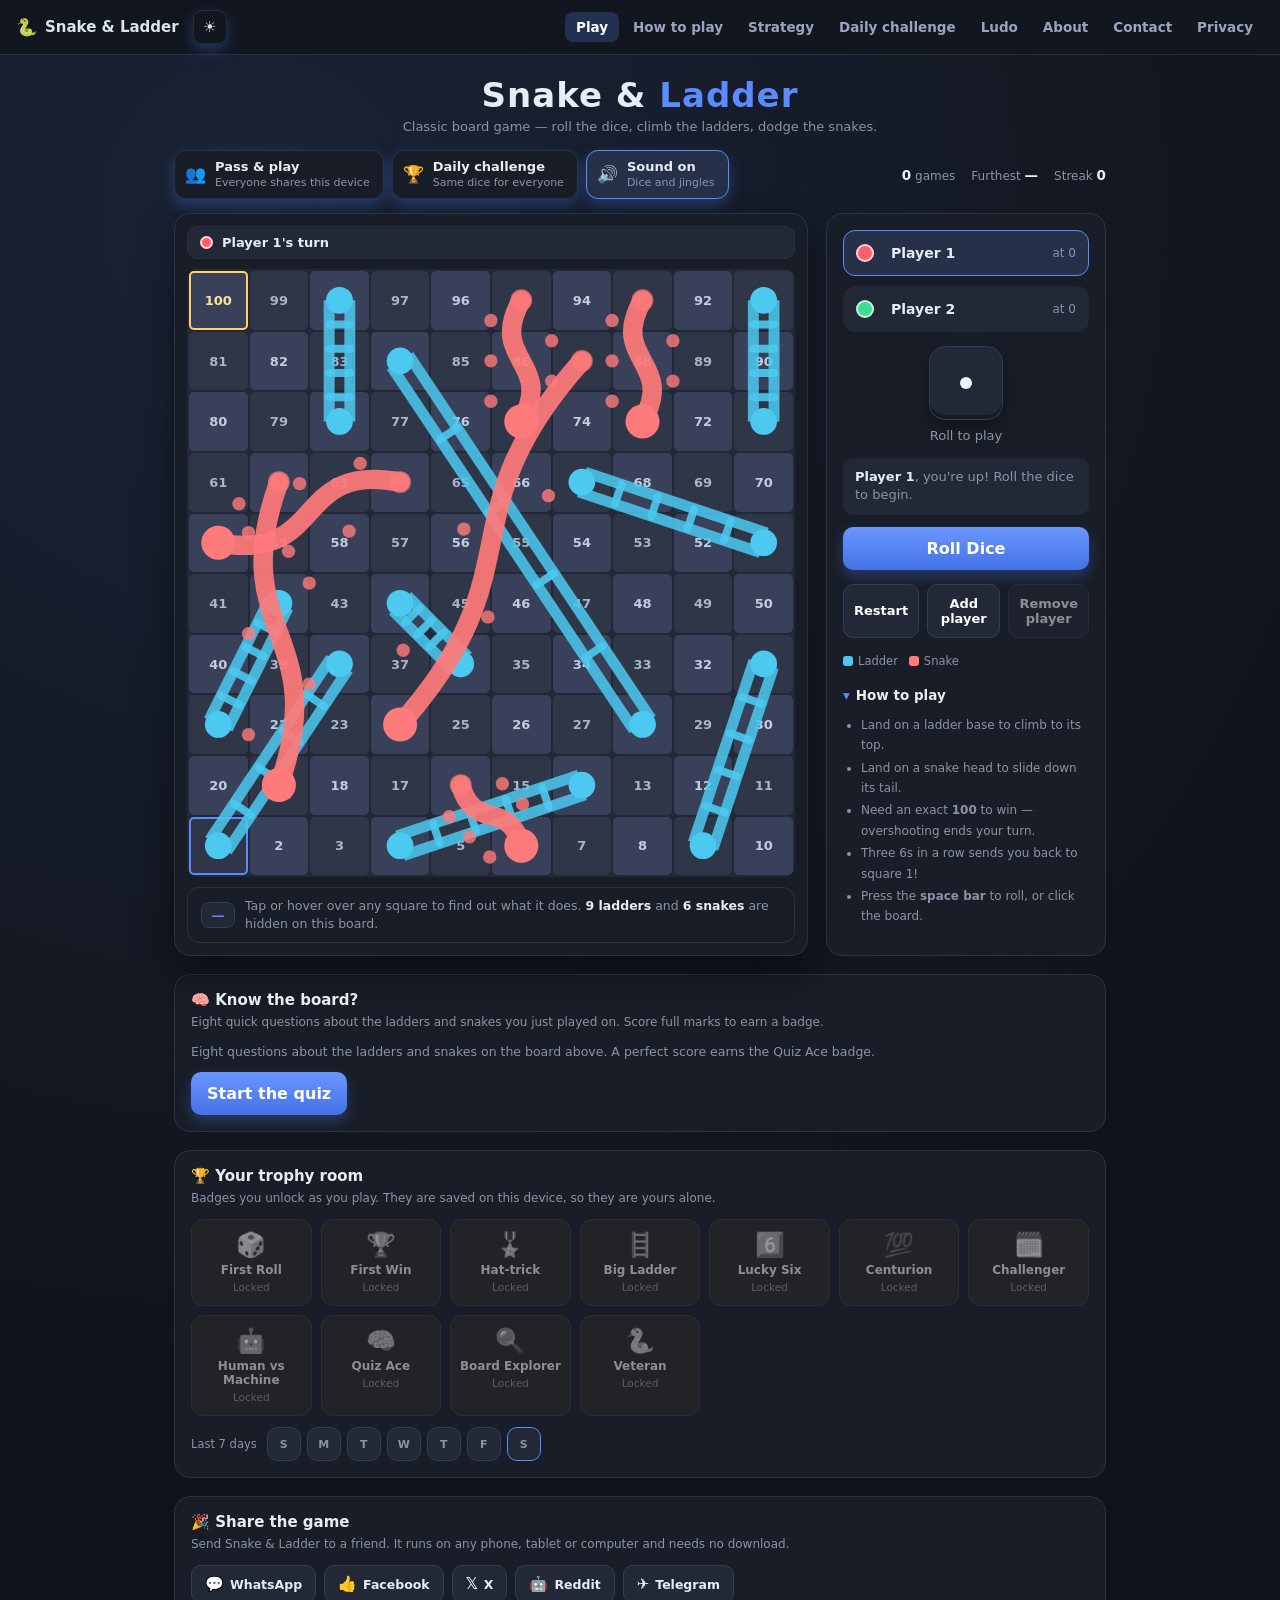
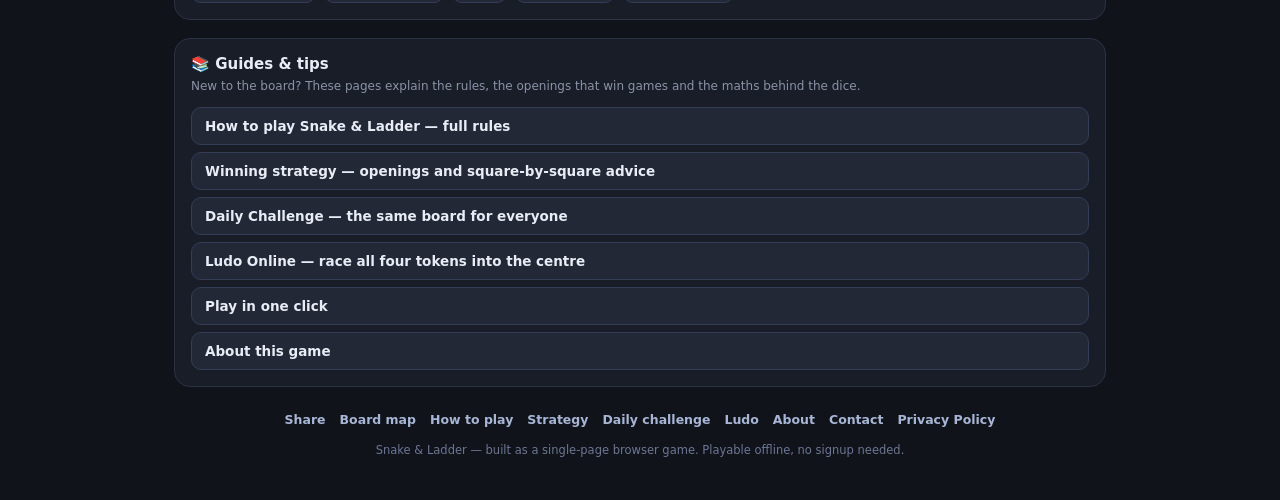
<file: index.html>
<!DOCTYPE html>
<html lang="en">
<head>
<meta charset="UTF-8" />
<meta name="viewport" content="width=device-width, initial-scale=1.0" />
<title>Snake &amp; Ladder — Free Online Board Game | Play in Your Browser</title>

<meta name="description" content="Play Snake &amp; Ladder free online. Classic 100-square board with ladders and snakes, 2-4 players, instant play in your browser. No signup or download required." />
<meta name="keywords" content="snake and ladder, snakes and ladders, snake and ladder game, online board game, free browser game, ladders and snakes, saap seekhi, classic board game" />
<meta name="author" content="ThePrabhanshu-dev" />
<meta name="robots" content="index, follow, max-image-preview:large, max-snippet:-1" />
<meta name="theme-color" content="#10131a" />
<link rel="canonical" href="https://snake-and-ladder-2q0.pages.dev/" />

<meta property="og:type" content="website" />
<meta property="og:site_name" content="Snake &amp; Ladder" />
<meta property="og:title" content="Snake &amp; Ladder — Free Online Board Game" />
<meta property="og:description" content="Classic 100-square Snake &amp; Ladder board. Climb the ladders, dodge the snakes, race your friends to 100. Play instantly in your browser." />
<meta property="og:url" content="https://snake-and-ladder-2q0.pages.dev/" />
<meta property="og:image" content="https://snake-and-ladder-2q0.pages.dev/og-image.png" />
<meta property="og:image:width" content="1200" />
<meta property="og:image:height" content="630" />
<meta name="twitter:card" content="summary_large_image" />
<meta name="twitter:title" content="Snake &amp; Ladder — Free Online Board Game" />
<meta name="twitter:description" content="Climb the ladders, dodge the snakes, race your friends to 100. Play instantly in your browser." />
<meta name="twitter:image" content="https://snake-and-ladder-2q0.pages.dev/og-image.png" />

<link rel="icon" href="favicon.svg" type="image/svg+xml" />
<meta name="google-adsense-account" content="ca-pub-8439899281485854" />
<script async id="adsense-script" src="https://pagead2.googlesyndication.com/pagead/js/adsbygoogle.js?client=ca-pub-8439899281485854" crossorigin="anonymous"></script>
<link rel="apple-touch-icon" href="favicon.svg" />
<link rel="manifest" href="manifest.webmanifest" />

<script type="application/ld+json">
{
  "@context": "https://schema.org",
  "@graph": [
    {
      "@type": "VideoGame",
      "@id": "https://snake-and-ladder-2q0.pages.dev/#game",
      "name": "Snake & Ladder",
      "alternateName": ["Snakes and Ladders", "Chutes and Ladders"],
      "description": "Play Snake & Ladder free online. A classic 100-square board game for 2-4 players with ladders and snakes, playable instantly in your browser with no download or signup.",
      "url": "https://snake-and-ladder-2q0.pages.dev/",
      "image": "https://snake-and-ladder-2q0.pages.dev/og-image.png",
      "genre": ["Board Game", "Casual", "Family"],
      "gamePlatform": ["Web Browser", "Android", "iOS", "Windows", "macOS"],
      "playMode": "MultiPlayer",
      "numberOfPlayers": { "@type": "QuantitativeValue", "minValue": 2, "maxValue": 4 },
      "inLanguage": "en",
      "isAccessibleForFree": true,
      "offers": {
        "@type": "Offer",
        "price": "0",
        "priceCurrency": "USD",
        "availability": "https://schema.org/InStock"
      },
      "publisher": { "@id": "https://snake-and-ladder-2q0.pages.dev/#organization" },
      "softwareRequirements": "Requires a modern web browser with JavaScript enabled.",
      "featureList": [
        "Play with 2 to 4 players",
        "No download or signup required",
        "Daily Challenge with a shared seed",
        "Play against the computer",
        "Works on mobile, tablet and desktop"
      ]
    },
    {
      "@type": "Organization",
      "@id": "https://snake-and-ladder-2q0.pages.dev/#organization",
      "name": "Snake & Ladder Online",
      "url": "https://snake-and-ladder-2q0.pages.dev/",
      "logo": "https://snake-and-ladder-2q0.pages.dev/favicon.svg",
      "description": "Free browser board games that need no download, no signup and no plugin."
    },
    {
      "@type": "WebSite",
      "@id": "https://snake-and-ladder-2q0.pages.dev/#website",
      "url": "https://snake-and-ladder-2q0.pages.dev/",
      "name": "Snake & Ladder Online",
      "publisher": { "@id": "https://snake-and-ladder-2q0.pages.dev/#organization" },
      "inLanguage": "en"
    },
    {
      "@type": "WebPage",
      "@id": "https://snake-and-ladder-2q0.pages.dev/#webpage",
      "url": "https://snake-and-ladder-2q0.pages.dev/",
      "name": "Snake & Ladder — Free Online Board Game",
      "isPartOf": { "@id": "https://snake-and-ladder-2q0.pages.dev/#website" },
      "about": { "@id": "https://snake-and-ladder-2q0.pages.dev/#game" },
      "inLanguage": "en",
      "primaryImageOfPage": { "@id": "https://snake-and-ladder-2q0.pages.dev/#primaryimage" }
    },
    {
      "@type": "ImageObject",
      "@id": "https://snake-and-ladder-2q0.pages.dev/#primaryimage",
      "url": "https://snake-and-ladder-2q0.pages.dev/og-image.png",
      "width": 1200,
      "height": 630,
      "caption": "Snake & Ladder — free online board game"
    },
    {
      "@type": "BreadcrumbList",
      "@id": "https://snake-and-ladder-2q0.pages.dev/#breadcrumb",
      "itemListElement": [
        { "@type": "ListItem", "position": 1, "name": "Home", "item": "https://snake-and-ladder-2q0.pages.dev/" }
      ]
    }
  ]
}
</script>
  <link rel="stylesheet" href="site-ui.css?v=1.6.0" />
<link rel="stylesheet" href="snake-ladder.css?v=1.0.0" />
  <script src="site-ui.js?v=1.0.0"></script>
</head>
<body>
  <a class="skip-link" href="#main">Skip to content</a>
  <nav class="topnav" aria-label="Main">
    <a class="topnav-brand" href="index.html"><span class="topnav-emoji" aria-hidden="true">🐍</span> Snake &amp; Ladder</a>
    <div class="topnav-links">
      <a href="index.html" aria-current="page">Play</a>
      <a href="how-to-play.html">How to play</a>
      <a href="strategy.html">Strategy</a>
      <a href="daily-challenge.html">Daily challenge</a>
      <a href="ludo.html">Ludo</a>
      <a href="about.html">About</a>
      <a href="contact.html">Contact</a>
      <a href="privacy.html">Privacy</a>
    </div>
  </nav>

<div id="loader" class="loader">
  <canvas id="loaderCanvas" class="loader-canvas"></canvas>
  <div class="loader-inner">
    <div class="loader-logo">
      <span class="loader-logo-snake">🐍</span>
      <p class="loader-title">Snake <em>&amp;</em> Ladder</p>
      <span class="loader-logo-dice">🎲</span>
    </div>

    <div class="loader-stage">
      <svg id="loaderLadder" class="loader-ladder" viewBox="0 0 120 120" aria-hidden="true">
        <line x1="20" y1="108" x2="34" y2="18" stroke="#4cc9f0" stroke-width="4" stroke-linecap="round"/>
        <line x1="52" y1="108" x2="66" y2="18" stroke="#4cc9f0" stroke-width="4" stroke-linecap="round"/>
        <g class="ladder-rungs">
          <line x1="22" y1="94" x2="54" y2="94" stroke="#4cc9f0" stroke-width="3" stroke-linecap="round"/>
          <line x1="26" y1="80" x2="58" y2="80" stroke="#4cc9f0" stroke-width="3" stroke-linecap="round"/>
          <line x1="30" y1="66" x2="62" y2="66" stroke="#4cc9f0" stroke-width="3" stroke-linecap="round"/>
          <line x1="34" y1="52" x2="66" y2="52" stroke="#4cc9f0" stroke-width="3" stroke-linecap="round"/>
          <line x1="38" y1="38" x2="70" y2="38" stroke="#4cc9f0" stroke-width="3" stroke-linecap="round"/>
          <line x1="42" y1="24" x2="74" y2="24" stroke="#4cc9f0" stroke-width="3" stroke-linecap="round"/>
        </g>
      </svg>

      <div class="loader-dice-wrap">
        <div id="loaderDice" class="loader-dice">
          <span class="pip" style="grid-area:1/1"></span><span class="pip" style="grid-area:1/2"></span><span class="pip" style="grid-area:1/3"></span>
          <span class="pip" style="grid-area:2/1"></span><span class="pip" style="grid-area:2/2"></span><span class="pip" style="grid-area:2/3"></span>
          <span class="pip" style="grid-area:3/1"></span><span class="pip" style="grid-area:3/2"></span><span class="pip" style="grid-area:3/3"></span>
        </div>
      </div>

      <svg id="loaderSnake" class="loader-snake" viewBox="0 0 120 120" aria-hidden="true">
        <path d="M100 20 C 74 20, 74 44, 96 48 C 118 52, 118 78, 96 80 C 74 82, 74 104, 96 104"
              fill="none" stroke="#ff7a7a" stroke-width="9" stroke-linecap="round"/>
        <circle cx="96" cy="104" r="7" fill="#ff9a9a"/>
        <circle cx="93" cy="102" r="2" fill="#3a1020"/>
        <circle cx="99" cy="102" r="2" fill="#3a1020"/>
      </svg>
    </div>

    <div class="loader-progress">
      <div class="loader-track"><div id="loaderBar" class="loader-bar"></div></div>
      <div id="loaderStatus" class="loader-status">Waking up the snakes…</div>
    </div>

    <div id="loaderTip" class="loader-tip"></div>
    <button id="loaderSkip" class="loader-skip" type="button">Skip intro ⏭</button>
  </div>
</div>

  <noscript>
    <div class="noscript-note">
      <b>JavaScript is turned off.</b> This game needs JavaScript to run.
      Please enable it in your browser settings and reload the page.
    </div>
  </noscript>
<div class="wrap" id="main">
  <header>
    <h1>Snake &amp; <span>Ladder</span></h1>
    <div class="sub">Classic board game — roll the dice, climb the ladders, dodge the snakes.</div>
  </header>

  <div id="challengeBanner" class="challenge-banner">
    <span>🏆 <b>Daily Challenge</b> — everyone gets the same dice sequence today.</span>
    <button class="ghost" id="challengeShare" type="button">Challenge a friend</button>
    <button class="ghost" id="challengeExit" type="button">Exit challenge</button>
  </div>

  <div class="toolbar" role="group" aria-label="Game options">
    <button class="chip" id="modeToggle" type="button" aria-pressed="false">
      <span class="chip-ico" aria-hidden="true">👥</span>
      <span class="chip-text">
        <b id="modeLabel">Pass &amp; play</b>
        <small>Everyone shares this device</small>
      </span>
    </button>
    <button class="chip" id="challengeStart" type="button">
      <span class="chip-ico" aria-hidden="true">🏆</span>
      <span class="chip-text">
        <b id="challengeValue">Daily challenge</b>
        <small>Same dice for everyone</small>
      </span>
    </button>
    <button class="chip" id="soundToggle" type="button" aria-pressed="true">
      <span class="chip-ico" aria-hidden="true">🔊</span>
      <span class="chip-text">
        <b id="soundValue">Sound on</b>
        <small>Dice and jingles</small>
      </span>
    </button>
    <div class="toolbar-stats" aria-label="Your statistics">
      <span class="mini-stat"><b id="statGames">0</b> games</span>
      <span class="mini-stat" title="The furthest square you have reached so far">Furthest <b id="statBest">—</b></span>
      <span class="mini-stat" title="Games won in a row">Streak <b id="statStreak">0</b></span>
    </div>
  </div>

  <div id="adTop" class="ad-slot"></div>

  <div class="layout">
    <div class="board-shell">
      <div class="turn-banner" id="turnBanner">
        <span class="turn-dot p1" id="turnDot"></span>
        <span id="turnText">Player 1's turn</span>
      </div>
      <div class="board" id="board" role="group" aria-label="Snake and Ladder board, squares 1 to 100">
        <div class="tokens" id="tokens"></div>
      </div>
      <div class="explorer" id="explorer" aria-live="polite">
        <span class="explorer-num" id="explorerNum">—</span>
        <span class="explorer-text" id="explorerText">Tap or hover over any square to find out what it does. <b>9 ladders</b> and <b>6 snakes</b> are hidden on this board.</span>
      </div>
    </div>

    <aside class="panel">
      <div class="players" id="playerRows">
      </div>

      <div class="controls">
        <div class="dice-box">
          <div class="dice" id="dice" role="img" aria-label="Dice showing 1">
            <span class="pip" style="grid-area:1/1"></span><span class="pip" style="grid-area:1/2"></span><span class="pip" style="grid-area:1/3"></span>
            <span class="pip" style="grid-area:2/1"></span><span class="pip" style="grid-area:2/2"></span><span class="pip" style="grid-area:2/3"></span>
            <span class="pip" style="grid-area:3/1"></span><span class="pip" style="grid-area:3/2"></span><span class="pip" style="grid-area:3/3"></span>
          </div>
          <div class="dice-label" id="diceLabel">Roll to play</div>
        </div>

        <div class="msg" id="msg" role="status" aria-live="polite">Player 1, you're up! Roll the dice to begin.</div>

        <button id="roll" type="button" aria-describedby="msg">Roll Dice</button>
      </div>

      <div class="btn-row">
        <button class="ghost" id="restart" type="button">Restart</button>
        <button class="ghost" id="addPlayer" type="button">Add player</button>
        <button class="ghost" id="removePlayer" type="button">Remove player</button>
      </div>

      <div class="legend">
        <span class="l ladder"></span>Ladder &nbsp; <span class="l snake"></span>Snake
      </div>

      <details class="rules">
        <summary>How to play</summary>
        <ul>
          <li>Land on a ladder base to climb to its top.</li>
          <li>Land on a snake head to slide down its tail.</li>
          <li>Need an exact <b>100</b> to win — overshooting ends your turn.</li>
          <li>Three 6s in a row sends you back to square 1!</li>
          <li>Press the <b>space bar</b> to roll, or click the board.</li>
        </ul>
      </details>

      <div id="adSide" class="ad-slot"></div>
    </aside>
  </div>

  <div id="adFoot" class="ad-slot"></div>

  <section class="promo-section" id="quizSection">
    <h2 class="promo-title">🧠 Know the board?</h2>
    <p class="promo-sub">Eight quick questions about the ladders and snakes you just played on. Score full marks to earn a badge.</p>
    <div class="quiz-box" id="quizBox"></div>
  </section>

  <section class="promo-section" id="trophySection">
    <h2 class="promo-title">🏆 Your trophy room</h2>
    <p class="promo-sub">Badges you unlock as you play. They are saved on this device, so they are yours alone.</p>
    <div class="trophy-grid" id="trophyGrid"></div>
    <div class="streak-row" id="streakRow"></div>
  </section>

  <section class="promo-section" id="share">
    <h2 class="promo-title">🎉 Share the game</h2>
    <p class="promo-sub">Send Snake &amp; Ladder to a friend. It runs on any phone, tablet or computer and needs no download.</p>
    <div id="shareRow" class="share-row"></div>
  </section>

  <section class="promo-section" aria-labelledby="seoLinksTitle">
    <h2 class="promo-title" id="seoLinksTitle">📚 Guides &amp; tips</h2>
    <p class="promo-sub">New to the board? These pages explain the rules, the openings that win games and the maths behind the dice.</p>
    <ul class="link-list">
      <li><a href="how-to-play.html">How to play Snake &amp; Ladder — full rules</a></li>
      <li><a href="strategy.html">Winning strategy — openings and square-by-square advice</a></li>
      <li><a href="daily-challenge.html">Daily Challenge — the same board for everyone</a></li>
      <li><a href="ludo.html">Ludo Online — race all four tokens into the centre</a></li>
      <li><a href="play.html">Play in one click</a></li>
      <li><a href="about.html">About this game</a></li>
    </ul>
  </section>

  <div class="win-overlay" id="winOverlay" role="dialog" aria-modal="true" aria-labelledby="winTitle">
    <div class="win-card">
      <div class="win-emoji" id="winEmoji">🎉</div>
      <h2 id="winTitle">Player 1 wins!</h2>
      <p id="winSub">Reached square 100</p>
      <div class="win-stats">
        <span><b id="winMoves">0</b>rolls</span>
        <span><b id="winTime">0s</b>time</span>
        <span><b id="winBest">0</b>furthest</span>
      </div>
      <div class="win-actions">
        <button id="winAgain" type="button">Play again</button>
        <button class="ghost" id="winShare" type="button">Share result</button>
        <button class="ghost" id="winClose" type="button">Close</button>
      </div>
    </div>
  </div>

  <footer class="footer">
    <nav class="site-nav">
      <a href="#share">Share</a>
      <a href="how-to-play.html#board-map">Board map</a>
      <a href="how-to-play.html">How to play</a>
      <a href="strategy.html">Strategy</a>
      <a href="daily-challenge.html">Daily challenge</a>
      <a href="ludo.html">Ludo</a>
      <a href="about.html">About</a>
      <a href="contact.html">Contact</a>
      <a href="privacy.html">Privacy Policy</a>
    </nav>
    <div>Snake &amp; Ladder — built as a single-page browser game. Playable offline, no signup needed.</div>
  </footer>
</div>

<script src="rules.js?v=1.3.0"></script>
<script src="loader.js?v=1.3.0"></script>
<script src="ads.js?v=1.3.0"></script>
<script src="fx.js?v=1.3.0"></script>
<script src="rewards.js?v=1.0.0"></script>
<script src="quiz.js?v=1.0.0"></script>
<script src="game.js?v=1.0.0"></script>
</body>
</html>
</file>
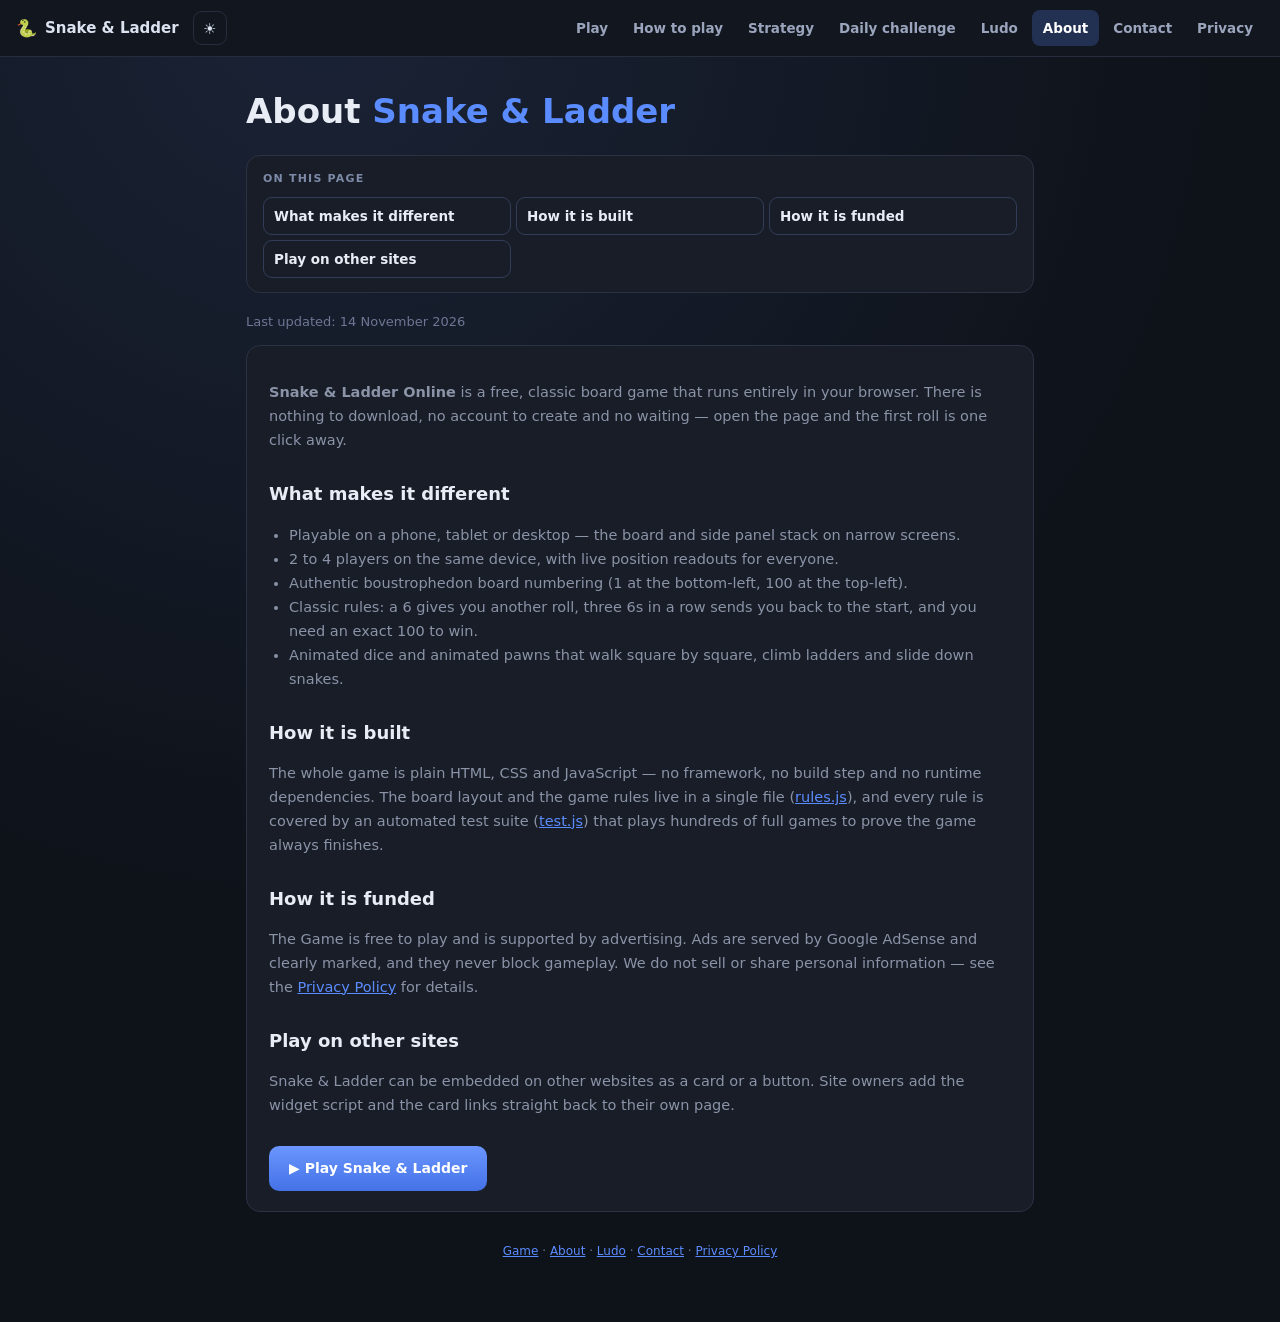
<file: about.html>
<!DOCTYPE html>
<html lang="en">
<head>
<meta charset="UTF-8" />
<meta name="viewport" content="width=device-width, initial-scale=1.0" />
<title>About — Snake &amp; Ladder Online</title>
<meta name="description" content="About Snake &amp; Ladder Online: a free, dependency-free browser board game for 2-4 players, built with plain HTML, CSS and JavaScript." />
<meta name="robots" content="index, follow" />
<link rel="canonical" href="https://snake-and-ladder-2q0.pages.dev/about.html" />
<meta property="og:type" content="website" />
<meta property="og:site_name" content="Snake &amp; Ladder" />
<meta property="og:title" content="About — Snake &amp; Ladder Online" />
<meta property="og:description" content="A free, dependency-free browser board game for 2-4 players, built with plain HTML, CSS and JavaScript." />
<meta property="og:url" content="https://snake-and-ladder-2q0.pages.dev/about.html" />
<meta property="og:image" content="https://snake-and-ladder-2q0.pages.dev/og-image.png" />
<meta property="og:image:width" content="1200" />
<meta property="og:image:height" content="630" />
<meta name="twitter:card" content="summary_large_image" />
<meta name="twitter:title" content="About — Snake &amp; Ladder Online" />
<meta name="twitter:description" content="A free, dependency-free browser board game for 2-4 players." />
<meta name="twitter:image" content="https://snake-and-ladder-2q0.pages.dev/og-image.png" />
<link rel="icon" href="favicon.svg" type="image/svg+xml" />
<meta name="google-adsense-account" content="ca-pub-8439899281485854" />
<script async id="adsense-script" src="https://pagead2.googlesyndication.com/pagead/js/adsbygoogle.js?client=ca-pub-8439899281485854" crossorigin="anonymous"></script>

<script type="application/ld+json">
{
  "@context": "https://schema.org",
  "@graph": [
    {
      "@type": "AboutPage",
      "@id": "https://snake-and-ladder-2q0.pages.dev/about.html#webpage",
      "url": "https://snake-and-ladder-2q0.pages.dev/about.html",
      "name": "About Snake & Ladder Online",
      "isPartOf": { "@id": "https://snake-and-ladder-2q0.pages.dev/#website" },
      "inLanguage": "en",
      "mainEntity": { "@id": "https://snake-and-ladder-2q0.pages.dev/#organization" }
    },
    {
      "@type": "Organization",
      "@id": "https://snake-and-ladder-2q0.pages.dev/#organization",
      "name": "Snake & Ladder Online",
      "url": "https://snake-and-ladder-2q0.pages.dev/",
      "logo": "https://snake-and-ladder-2q0.pages.dev/favicon.svg",
      "description": "Free browser board games that need no download, no signup and no plugin."
    },
    {
      "@type": "WebSite",
      "@id": "https://snake-and-ladder-2q0.pages.dev/#website",
      "url": "https://snake-and-ladder-2q0.pages.dev/",
      "name": "Snake & Ladder Online",
      "inLanguage": "en"
    },
    {
      "@type": "BreadcrumbList",
      "@id": "https://snake-and-ladder-2q0.pages.dev/about.html#breadcrumb",
      "itemListElement": [
        { "@type": "ListItem", "position": 1, "name": "Home", "item": "https://snake-and-ladder-2q0.pages.dev/" },
        { "@type": "ListItem", "position": 2, "name": "About", "item": "https://snake-and-ladder-2q0.pages.dev/about.html" }
      ]
    }
  ]
}
</script>
<style>
  :root { --bg:#0e1219; --panel:#181d28; --accent:#5b8cff; --text:#e8ecf5; --muted:#8b93a7; }
  * { box-sizing:border-box; }
  body { margin:0; background:radial-gradient(circle at 25% 0%, var(--bg-glow) 0%, var(--bg) 55%);
    color:var(--text); font-family:"Segoe UI",system-ui,-apple-system,sans-serif; line-height:1.65; }
  .wrap { max-width:820px; margin:0 auto; padding:26px 16px 60px; }
  h1 { font-size:clamp(24px,4.5vw,34px); margin:0 0 6px; }
  h1 span { color:var(--accent); }
  h2 { font-size:18px; margin:26px 0 8px; }
  p, li { color:var(--muted); font-size:14.5px; }
  ul { padding-left:20px; }
  a { color:var(--accent); }
  .card { background:var(--panel); border:1px solid var(--line); border-radius:14px; padding:20px 22px; }
  .cta { display:inline-block; margin-top:14px; padding:11px 20px; border-radius:10px; text-decoration:none;
    background:linear-gradient(180deg,#6b96ff,#4472e6); color:#fff; font-weight:700; font-size:14px; }
  .grid { display:grid; gap:12px; grid-template-columns:repeat(auto-fit,minmax(210px,1fr)); margin:14px 0 0; padding:0; list-style:none; }
  .grid li { background:var(--tile); border:1px solid var(--tile-line); border-radius:12px; padding:14px; }
  .grid strong { display:block; color:var(--text); font-size:14.5px; margin-bottom:4px; }
  footer { text-align:center; color:var(--faint); font-size:12px; margin-top:30px; }
</style>
  <link rel="stylesheet" href="site-ui.css?v=1.5.0" />
  <script src="site-ui.js?v=1.0.0"></script>
</head>
<body>
  <a class="skip-link" href="#main">Skip to content</a>
  <nav class="topnav" aria-label="Main">
    <a class="topnav-brand" href="index.html"><span class="topnav-emoji" aria-hidden="true">🐍</span> Snake &amp; Ladder</a>
    <div class="topnav-links">
      <a href="index.html">Play</a>
      <a href="how-to-play.html">How to play</a>
      <a href="strategy.html">Strategy</a>
      <a href="daily-challenge.html">Daily challenge</a>
      <a href="ludo.html">Ludo</a>
      <a href="about.html" aria-current="page">About</a>
      <a href="contact.html">Contact</a>
      <a href="privacy.html">Privacy</a>
    </div>
  </nav>

<div class="wrap" id="main">
  <h1>About <span>Snake &amp; Ladder</span></h1>
  <p class="updated" style="color:var(--faint);font-size:13px">Last updated: 14 November 2026</p>

  <div class="card">
    <p><strong>Snake &amp; Ladder Online</strong> is a free, classic board game that runs entirely in
    your browser. There is nothing to download, no account to create and no waiting — open the page and
    the first roll is one click away.</p>

    <h2>What makes it different</h2>
    <ul>
      <li>Playable on a phone, tablet or desktop — the board and side panel stack on narrow screens.</li>
      <li>2 to 4 players on the same device, with live position readouts for everyone.</li>
      <li>Authentic boustrophedon board numbering (1 at the bottom-left, 100 at the top-left).</li>
      <li>Classic rules: a 6 gives you another roll, three 6s in a row sends you back to the start, and
          you need an exact 100 to win.</li>
      <li>Animated dice and animated pawns that walk square by square, climb ladders and slide down snakes.</li>
    </ul>

    <h2>How it is built</h2>
    <p>The whole game is plain HTML, CSS and JavaScript — no framework, no build step and no runtime
    dependencies. The board layout and the game rules live in a single file
    (<a href="rules.js">rules.js</a>), and every rule is covered by an automated test suite
    (<a href="https://github.com/ThePrabhanshu-dev/snake-and-ladder-game/blob/main/test.js">test.js</a>) that plays hundreds of full games to prove the game always finishes.</p>

    <h2>How it is funded</h2>
    <p>The Game is free to play and is supported by advertising. Ads are served by Google AdSense and
    clearly marked, and they never block gameplay. We do not sell or share personal information — see
    the <a href="privacy.html">Privacy Policy</a> for details.</p>

    <h2>Play on other sites</h2>
    <p>Snake &amp; Ladder can be embedded on other websites as a card or a button. Site owners add the
    widget script and the card links straight back to their own page.</p>

    <a class="cta" href="index.html">▶ Play Snake &amp; Ladder</a>
  </div>

  <footer>
    <a href="index.html">Game</a> · <a href="about.html">About</a> ·
    <a href="ludo.html">Ludo</a> ·
    <a href="contact.html">Contact</a> · <a href="privacy.html">Privacy Policy</a>
  </footer>
</div>
</body>
</html>
</file>
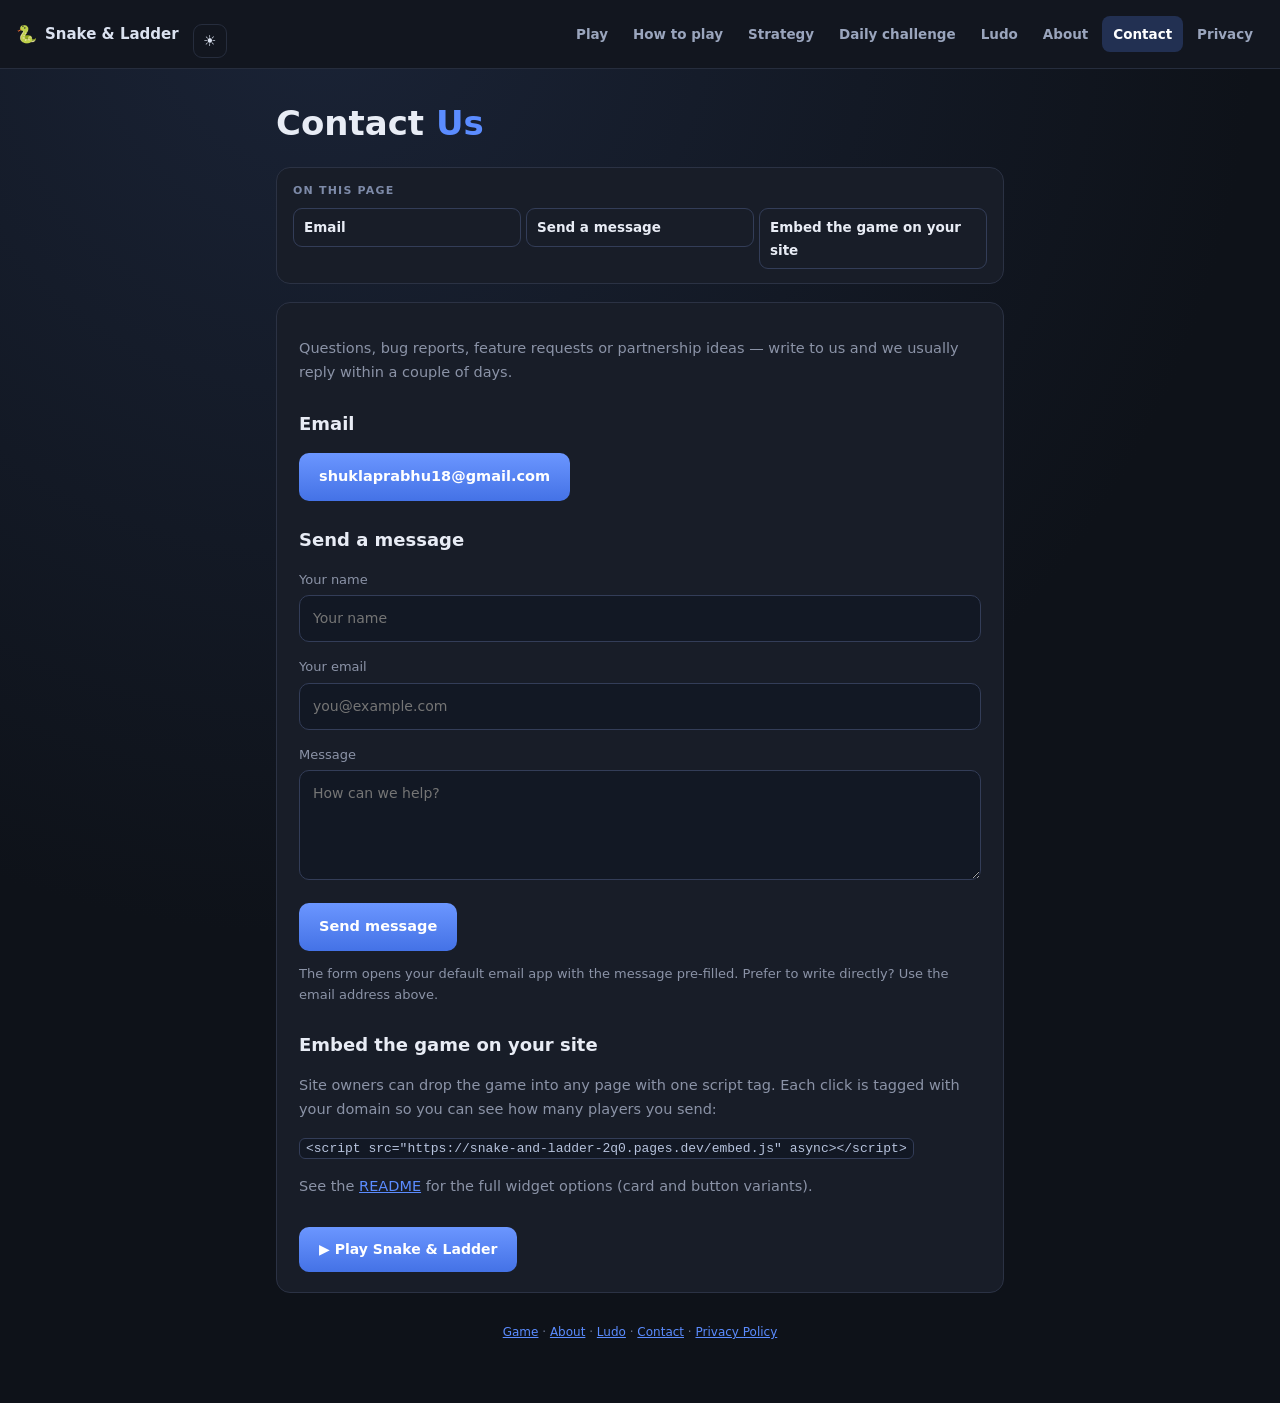
<file: contact.html>
<!DOCTYPE html>
<html lang="en">
<head>
<meta charset="UTF-8" />
<meta name="viewport" content="width=device-width, initial-scale=1.0" />
<title>Contact — Snake &amp; Ladder Online</title>
<meta name="description" content="Contact Snake &amp; Ladder Online: report a bug, request a feature, or ask about embedding the game on your site." />
<meta name="robots" content="index, follow" />
<link rel="canonical" href="https://snake-and-ladder-2q0.pages.dev/contact.html" />
<meta property="og:type" content="website" />
<meta property="og:site_name" content="Snake &amp; Ladder" />
<meta property="og:title" content="Contact — Snake &amp; Ladder Online" />
<meta property="og:description" content="Report a bug, request a feature, or ask about embedding the game on your site." />
<meta property="og:url" content="https://snake-and-ladder-2q0.pages.dev/contact.html" />
<meta property="og:image" content="https://snake-and-ladder-2q0.pages.dev/og-image.png" />
<meta property="og:image:width" content="1200" />
<meta property="og:image:height" content="630" />
<meta name="twitter:card" content="summary_large_image" />
<meta name="twitter:title" content="Contact — Snake &amp; Ladder Online" />
<meta name="twitter:description" content="Report a bug, request a feature, or ask about embedding the game on your site." />
<meta name="twitter:image" content="https://snake-and-ladder-2q0.pages.dev/og-image.png" />
<link rel="icon" href="favicon.svg" type="image/svg+xml" />
<meta name="google-adsense-account" content="ca-pub-8439899281485854" />
<script async id="adsense-script" src="https://pagead2.googlesyndication.com/pagead/js/adsbygoogle.js?client=ca-pub-8439899281485854" crossorigin="anonymous"></script>

<script type="application/ld+json">
{
  "@context": "https://schema.org",
  "@graph": [
    {
      "@type": "ContactPage",
      "@id": "https://snake-and-ladder-2q0.pages.dev/contact.html#webpage",
      "url": "https://snake-and-ladder-2q0.pages.dev/contact.html",
      "name": "Contact Snake & Ladder Online",
      "isPartOf": { "@id": "https://snake-and-ladder-2q0.pages.dev/#website" },
      "inLanguage": "en",
      "mainEntity": { "@id": "https://snake-and-ladder-2q0.pages.dev/#organization" }
    },
    {
      "@type": "Organization",
      "@id": "https://snake-and-ladder-2q0.pages.dev/#organization",
      "name": "Snake & Ladder Online",
      "url": "https://snake-and-ladder-2q0.pages.dev/",
      "logo": "https://snake-and-ladder-2q0.pages.dev/favicon.svg",
      "contactPoint": {
        "@type": "ContactPoint",
        "contactType": "customer support",
        "email": "shuklaprabhu18@gmail.com",
        "availableLanguage": "en"
      }
    },
    {
      "@type": "WebSite",
      "@id": "https://snake-and-ladder-2q0.pages.dev/#website",
      "url": "https://snake-and-ladder-2q0.pages.dev/",
      "name": "Snake & Ladder Online",
      "inLanguage": "en"
    },
    {
      "@type": "BreadcrumbList",
      "@id": "https://snake-and-ladder-2q0.pages.dev/contact.html#breadcrumb",
      "itemListElement": [
        { "@type": "ListItem", "position": 1, "name": "Home", "item": "https://snake-and-ladder-2q0.pages.dev/" },
        { "@type": "ListItem", "position": 2, "name": "Contact", "item": "https://snake-and-ladder-2q0.pages.dev/contact.html" }
      ]
    }
  ]
}
</script>
<style>
  :root { --bg:#0e1219; --panel:#181d28; --accent:#5b8cff; --text:#e8ecf5; --muted:#8b93a7; }
  * { box-sizing:border-box; }
  body { margin:0; background:radial-gradient(circle at 25% 0%, var(--bg-glow) 0%, var(--bg) 55%);
    color:var(--text); font-family:"Segoe UI",system-ui,-apple-system,sans-serif; line-height:1.65; }
  .wrap { max-width:760px; margin:0 auto; padding:26px 16px 60px; }
  h1 { font-size:clamp(24px,4.5vw,34px); margin:0 0 6px; }
  h1 span { color:var(--accent); }
  h2 { font-size:18px; margin:24px 0 8px; }
  p { color:var(--muted); font-size:14.5px; }
  a { color:var(--accent); }
  .card { background:var(--panel); border:1px solid var(--line); border-radius:14px; padding:20px 22px; }
  .mail { display:inline-block; padding:12px 20px; border-radius:10px; text-decoration:none; font-weight:700; font-size:14.5px;
    background:linear-gradient(180deg,#6b96ff,#4472e6); color:#fff; }
  label { display:block; font-size:13px; color:var(--muted); margin:14px 0 5px; }
  input, textarea { width:100%; padding:11px 13px; border-radius:10px; border:1px solid var(--line-strong); background:var(--field);
    color:var(--text); font:inherit; font-size:14px; }
  textarea { min-height:110px; resize:vertical; }
  button { margin-top:14px; padding:12px 20px; border-radius:10px; border:0; cursor:pointer; font:inherit; font-weight:700;
    font-size:14.5px; background:linear-gradient(180deg,#6b96ff,#4472e6); color:#fff; }
  .cta { display:inline-block; margin-top:14px; padding:11px 20px; border-radius:10px; text-decoration:none;
    background:linear-gradient(180deg,#6b96ff,#4472e6); color:#fff; font-weight:700; font-size:14px; }
  code { background:var(--field); border:1px solid var(--line-strong); border-radius:6px; padding:2px 6px; font-size:13px; color:var(--field-text); }
  footer { text-align:center; color:var(--faint); font-size:12px; margin-top:30px; }
</style>
  <link rel="stylesheet" href="site-ui.css?v=1.5.0" />
  <script src="site-ui.js?v=1.0.0"></script>
</head>
<body>
  <a class="skip-link" href="#main">Skip to content</a>
  <nav class="topnav" aria-label="Main">
    <a class="topnav-brand" href="index.html"><span class="topnav-emoji" aria-hidden="true">🐍</span> Snake &amp; Ladder</a>
    <div class="topnav-links">
      <a href="index.html">Play</a>
      <a href="how-to-play.html">How to play</a>
      <a href="strategy.html">Strategy</a>
      <a href="daily-challenge.html">Daily challenge</a>
      <a href="ludo.html">Ludo</a>
      <a href="about.html">About</a>
      <a href="contact.html" aria-current="page">Contact</a>
      <a href="privacy.html">Privacy</a>
    </div>
  </nav>

<div class="wrap" id="main">
  <h1>Contact <span>Us</span></h1>

  <div class="card">
    <p>Questions, bug reports, feature requests or partnership ideas — write to us and we usually reply
    within a couple of days.</p>

    <h2>Email</h2>
    <p><a class="mail" href="mailto:shuklaprabhu18@gmail.com?subject=Snake%20%26%20Ladder%20Online">shuklaprabhu18@gmail.com</a></p>

    <h2>Send a message</h2>
    <form id="contactForm" action="mailto:shuklaprabhu18@gmail.com" method="post" enctype="text/plain">
      <label for="name">Your name</label>
      <input id="name" name="name" type="text" required placeholder="Your name" />
      <label for="email">Your email</label>
      <input id="email" name="email" type="email" required placeholder="you@example.com" />
      <label for="message">Message</label>
      <textarea id="message" name="message" required placeholder="How can we help?"></textarea>
      <button type="submit">Send message</button>
    </form>
    <p style="margin-top:12px;font-size:13px">The form opens your default email app with the message
    pre-filled. Prefer to write directly? Use the email address above.</p>

    <h2>Embed the game on your site</h2>
    <p>Site owners can drop the game into any page with one script tag. Each click is tagged with your
    domain so you can see how many players you send:</p>
    <p><code>&lt;script src="https://snake-and-ladder-2q0.pages.dev/embed.js" async&gt;&lt;/script&gt;</code></p>
    <p>See the <a href="https://github.com/ThePrabhanshu-dev/snake-and-ladder-game#2-embed-the-game-on-another-website">README</a> for the full widget options (card and button variants).</p>

    <a class="cta" href="index.html">▶ Play Snake &amp; Ladder</a>
  </div>

  <footer>
    <a href="index.html">Game</a> · <a href="about.html">About</a> ·
    <a href="ludo.html">Ludo</a> ·
    <a href="contact.html">Contact</a> · <a href="privacy.html">Privacy Policy</a>
  </footer>
</div>
<script>

  document.getElementById("contactForm").addEventListener("submit", function (e) {
    var f = e.target;
    f.action = "mailto:shuklaprabhu18@gmail.com?subject=" +
      encodeURIComponent("Snake & Ladder Online — " + f.name.value);
  });
</script>
</body>
</html>
</file>
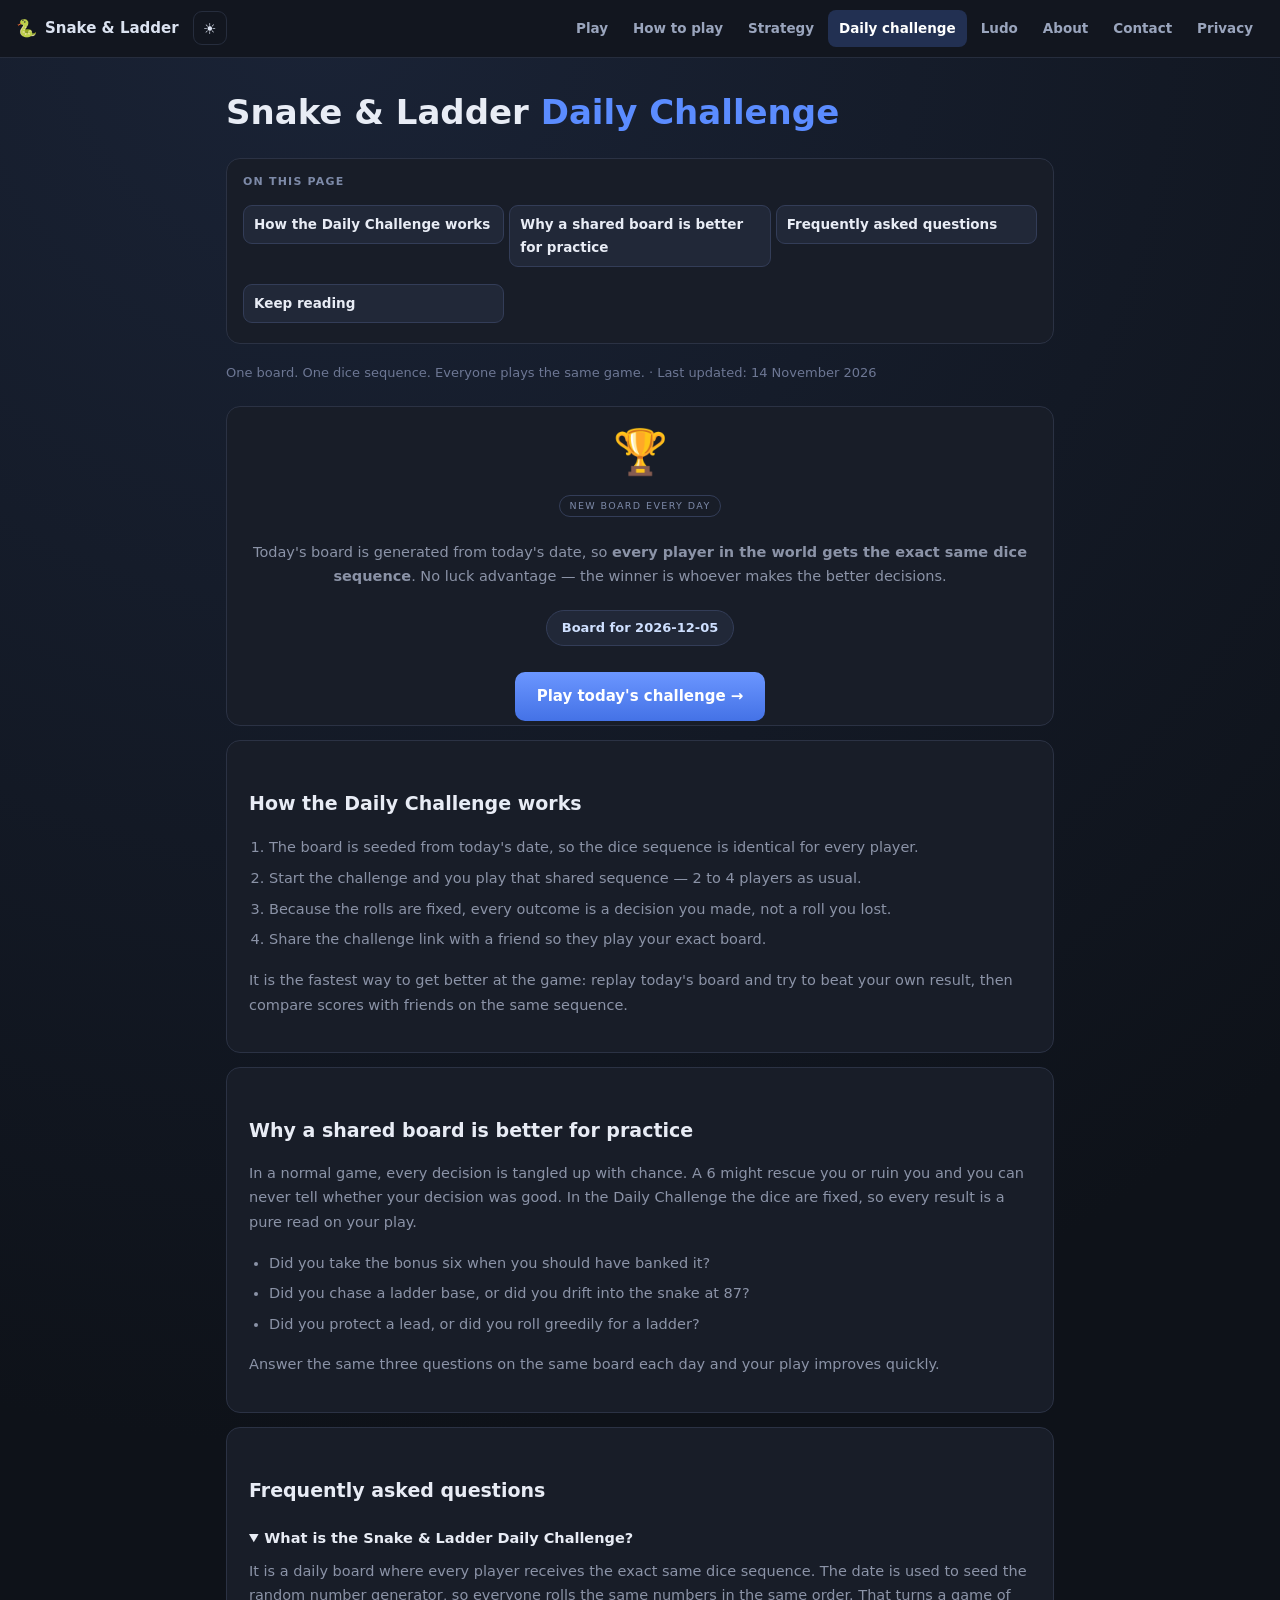
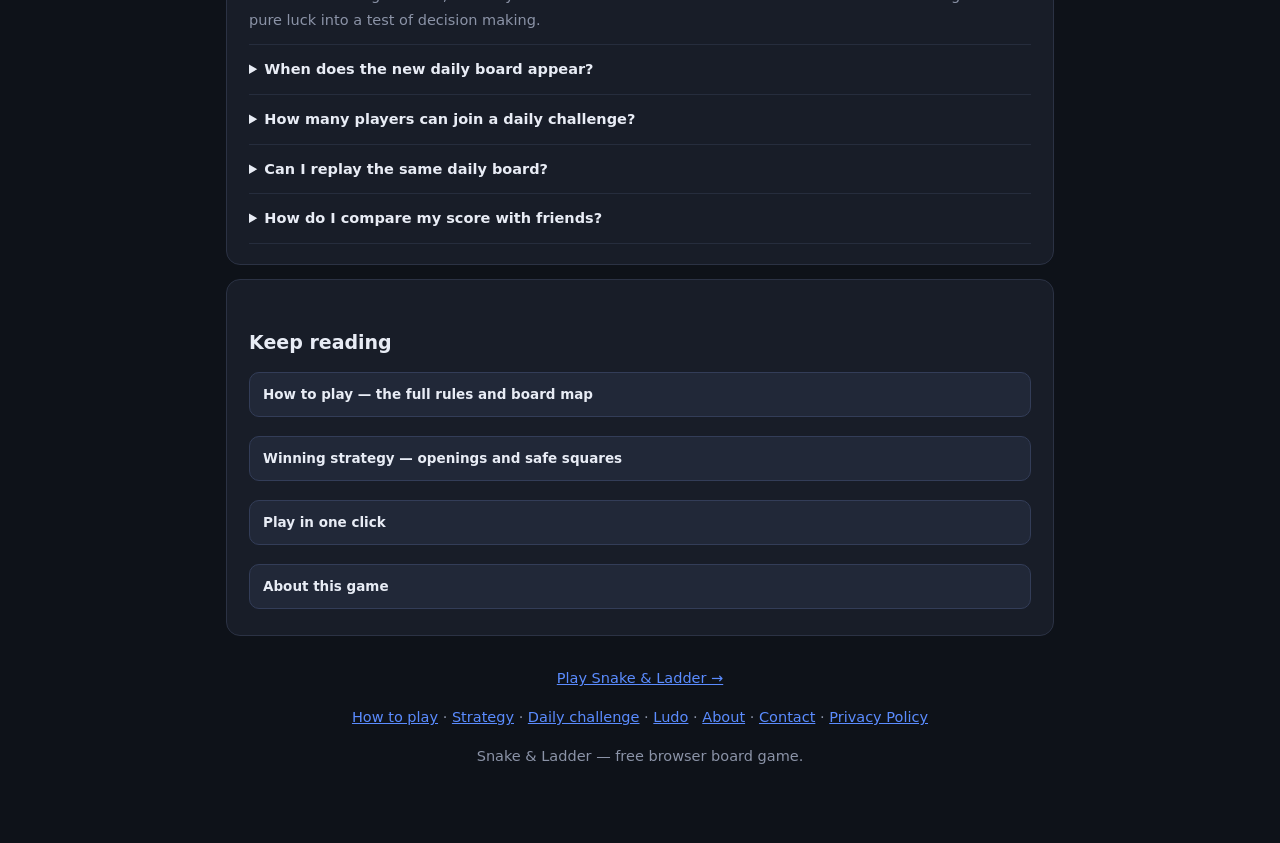
<file: daily-challenge.html>
<!DOCTYPE html>
<html lang="en">
<head>
<meta charset="UTF-8" />
<meta name="viewport" content="width=device-width, initial-scale=1.0" />
<title>Snake &amp; Ladder Daily Challenge — Same Board for Everyone, Every Day</title>
<meta name="description" content="The Snake &amp; Ladder Daily Challenge gives every player the same dice sequence for the day. Same board, same rolls, one attempt — compare your score with friends." />
<meta name="keywords" content="snake and ladder daily challenge, daily snake and ladder, snake and ladder challenge, snakes and ladders daily board" />
<meta name="author" content="ThePrabhanshu-dev" />
<meta name="robots" content="index, follow, max-image-preview:large, max-snippet:-1" />
<meta name="theme-color" content="#10131a" />
<link rel="canonical" href="https://snake-and-ladder-2q0.pages.dev/daily-challenge.html" />

<meta property="og:type" content="article" />
<meta property="og:site_name" content="Snake &amp; Ladder" />
<meta property="og:title" content="Snake &amp; Ladder Daily Challenge — Same Board for Everyone" />
<meta property="og:description" content="Every player gets the same dice sequence today. One attempt. Compare scores." />
<meta property="og:url" content="https://snake-and-ladder-2q0.pages.dev/daily-challenge.html" />
<meta property="og:image" content="https://snake-and-ladder-2q0.pages.dev/og-image.png" />
<meta property="og:image:width" content="1200" />
<meta property="og:image:height" content="630" />
<meta name="twitter:card" content="summary_large_image" />
<meta name="twitter:title" content="Snake &amp; Ladder Daily Challenge" />
<meta name="twitter:description" content="Every player gets the same dice sequence today. One attempt. Compare scores." />
<meta name="twitter:image" content="https://snake-and-ladder-2q0.pages.dev/og-image.png" />

<link rel="icon" href="favicon.svg" type="image/svg+xml" />
<meta name="google-adsense-account" content="ca-pub-8439899281485854" />
<script async id="adsense-script" src="https://pagead2.googlesyndication.com/pagead/js/adsbygoogle.js?client=ca-pub-8439899281485854" crossorigin="anonymous"></script>

<script type="application/ld+json">
{
  "@context": "https://schema.org",
  "@graph": [
    {
      "@type": "WebPage",
      "@id": "https://snake-and-ladder-2q0.pages.dev/daily-challenge.html#webpage",
      "url": "https://snake-and-ladder-2q0.pages.dev/daily-challenge.html",
      "name": "Snake & Ladder Daily Challenge",
      "description": "A daily Snake & Ladder board where every player around the world receives the identical dice sequence.",
      "isPartOf": { "@id": "https://snake-and-ladder-2q0.pages.dev/#website" },
      "inLanguage": "en"
    },
    {
      "@type": "WebSite",
      "@id": "https://snake-and-ladder-2q0.pages.dev/#website",
      "url": "https://snake-and-ladder-2q0.pages.dev/",
      "name": "Snake & Ladder Online",
      "inLanguage": "en"
    },
    {
      "@type": "BreadcrumbList",
      "@id": "https://snake-and-ladder-2q0.pages.dev/daily-challenge.html#breadcrumb",
      "itemListElement": [
        { "@type": "ListItem", "position": 1, "name": "Home", "item": "https://snake-and-ladder-2q0.pages.dev/" },
        { "@type": "ListItem", "position": 2, "name": "Daily Challenge", "item": "https://snake-and-ladder-2q0.pages.dev/daily-challenge.html" }
      ]
    },
    {
      "@type": "FAQPage",
      "@id": "https://snake-and-ladder-2q0.pages.dev/daily-challenge.html#faq",
      "mainEntity": [
        {
          "@type": "Question",
          "name": "What is the Snake & Ladder Daily Challenge?",
          "acceptedAnswer": { "@type": "Answer", "text": "It is a daily board where every player receives the exact same dice sequence. The date is used to seed the random number generator, so everyone rolls the same numbers in the same order. That turns a game of pure luck into a test of decision making." }
        },
        {
          "@type": "Question",
          "name": "When does the new daily board appear?",
          "acceptedAnswer": { "@type": "Answer", "text": "A new board starts at midnight local time and stays live for the whole day. The seed is derived from the date, so everyone playing on the same calendar day is on the same board." }
        },
        {
          "@type": "Question",
          "name": "How many players can join a daily challenge?",
          "acceptedAnswer": { "@type": "Answer", "text": "Between 2 and 4, exactly like a normal game. The dice sequence is shared, so each player rolls in turn from the same sequence of numbers." }
        },
        {
          "@type": "Question",
          "name": "Can I replay the same daily board?",
          "acceptedAnswer": { "@type": "Answer", "text": "You can replay the board as often as you like, but the dice sequence never changes, so re-running it produces exactly the same rolls. Practising the same board is how most players improve their openings." }
        },
        {
          "@type": "Question",
          "name": "How do I compare my score with friends?",
          "acceptedAnswer": { "@type": "Answer", "text": "Use the Challenge a friend button inside the game. It copies a link that includes the challenge date, so opening it drops your friend straight onto the same board you played." }
        }
      ]
    }
  ]
}
</script>
<style>
  :root { --bg:#0e1219; --panel:#181d28; --panel2:#212838; --accent:#5b8cff; --text:#e8ecf5; --muted:#8b93a7; }
  * { box-sizing:border-box; }
  body { margin:0; background:radial-gradient(circle at 25% 0%, var(--bg-glow) 0%, var(--bg) 55%);
    color:var(--text); font-family:"Segoe UI",system-ui,-apple-system,sans-serif; line-height:1.7; }
  .wrap { max-width:860px; margin:0 auto; padding:26px 16px 60px; }
  h1 { font-size:clamp(24px,4.5vw,34px); margin:0 0 6px; }
  h1 span { color:var(--accent); }
  h2 { font-size:19px; margin:26px 0 8px; }
  p, li { color:var(--muted); font-size:14.5px; }
  ul, ol { padding-left:20px; }
  li { margin:6px 0; }
  a { color:var(--accent); }
  .updated { color:var(--faint); font-size:13px; margin:0 0 22px; }
  .card { background:var(--panel); border:1px solid var(--line); border-radius:14px; padding:20px 22px; margin:0 0 14px; }
  .tag { display:inline-block; font-size:9.5px; letter-spacing:1.4px; text-transform:uppercase; color:var(--tag-text);
    border:1px solid var(--line-strong); border-radius:99px; padding:2px 9px; margin-bottom:8px; }
  .cta { display:inline-block; margin-top:10px; padding:12px 22px; border-radius:10px; text-decoration:none;
    background:linear-gradient(180deg,#6b96ff,#4472e6); color:#fff; font-weight:700; font-size:15px; }
  .cta.ghost { background:var(--panel2); border:1px solid var(--line-strong); color:var(--field-text); }
  .board-hero { text-align:center; padding:8px 0 4px; }
  .board-hero .big { font-size:44px; }
  .date-chip { display:inline-block; background:var(--panel2); border:1px solid var(--line-strong); border-radius:99px;
    padding:6px 15px; font-size:13px; color:#cfe0ff; font-weight:700; margin-top:6px; }
  .faq details { border-bottom:1px solid var(--line-soft); padding:12px 0; }
  .faq summary { cursor:pointer; font-weight:600; font-size:14.5px; color:var(--text); }
  .faq p { margin:8px 0 0; }
  .link-list { list-style:none; margin:0; padding:0; display:grid; gap:7px; }
  .link-list a { display:block; background:var(--panel2); border:1px solid var(--line-strong); border-radius:10px;
    padding:10px 13px; color:var(--text); text-decoration:none; font-size:13.5px; font-weight:600; }
  .link-list a:hover { border-color:var(--accent); background:var(--hover); }
  .ad-slot { margin:18px 0; }
  footer { text-align:center; color:var(--faint); font-size:12px; margin-top:30px; }
</style>
  <link rel="stylesheet" href="site-ui.css?v=1.5.0" />
  <script src="site-ui.js?v=1.0.0"></script>
</head>
<body>
  <a class="skip-link" href="#main">Skip to content</a>
  <nav class="topnav" aria-label="Main">
    <a class="topnav-brand" href="index.html"><span class="topnav-emoji" aria-hidden="true">🐍</span> Snake &amp; Ladder</a>
    <div class="topnav-links">
      <a href="index.html">Play</a>
      <a href="how-to-play.html">How to play</a>
      <a href="strategy.html">Strategy</a>
      <a href="daily-challenge.html" aria-current="page">Daily challenge</a>
      <a href="ludo.html">Ludo</a>
      <a href="about.html">About</a>
      <a href="contact.html">Contact</a>
      <a href="privacy.html">Privacy</a>
    </div>
  </nav>

<div class="wrap" id="main">
  <h1>Snake &amp; Ladder <span>Daily Challenge</span></h1>
  <p class="updated">One board. One dice sequence. Everyone plays the same game. · Last updated: 14 November 2026</p>

  <div class="card board-hero">
    <div class="big">🏆</div>
    <span class="tag">New board every day</span>
    <p>Today's board is generated from today's date, so <b>every player in the world gets the exact
    same dice sequence</b>. No luck advantage — the winner is whoever makes the better decisions.</p>
    <span class="date-chip" id="todayChip">Loading today's board…</span>
    <div style="margin-top:16px">
      <a class="cta" href="index.html" id="playCta">Play today's challenge →</a>
    </div>
  </div>

  <div id="adTop" class="ad-slot" data-ad="top"></div>

  <div class="card">
    <h2>How the Daily Challenge works</h2>
    <ol>
      <li>The board is seeded from today's date, so the dice sequence is identical for every player.</li>
      <li>Start the challenge and you play that shared sequence — 2 to 4 players as usual.</li>
      <li>Because the rolls are fixed, every outcome is a decision you made, not a roll you lost.</li>
      <li>Share the challenge link with a friend so they play your exact board.</li>
    </ol>
    <p>It is the fastest way to get better at the game: replay today's board and try to beat your
    own result, then compare scores with friends on the same sequence.</p>
  </div>

  <div class="card">
    <h2>Why a shared board is better for practice</h2>
    <p>In a normal game, every decision is tangled up with chance. A 6 might rescue you or ruin you
    and you can never tell whether your decision was good. In the Daily Challenge the dice are
    fixed, so every result is a pure read on your play.</p>
    <ul>
      <li>Did you take the bonus six when you should have banked it?</li>
      <li>Did you chase a ladder base, or did you drift into the snake at 87?</li>
      <li>Did you protect a lead, or did you roll greedily for a ladder?</li>
    </ul>
    <p>Answer the same three questions on the same board each day and your play improves quickly.</p>
  </div>

  <div id="adMid" class="ad-slot" data-ad="side"></div>

  <div class="card">
    <h2>Frequently asked questions</h2>
    <div class="faq">
      <details open><summary>What is the Snake &amp; Ladder Daily Challenge?</summary><p>It is a daily board where every player receives the exact same dice sequence. The date is used to seed the random number generator, so everyone rolls the same numbers in the same order. That turns a game of pure luck into a test of decision making.</p></details>
      <details><summary>When does the new daily board appear?</summary><p>A new board starts at midnight local time and stays live for the whole day. The seed is derived from the date, so everyone playing on the same calendar day is on the same board.</p></details>
      <details><summary>How many players can join a daily challenge?</summary><p>Between 2 and 4, exactly like a normal game. The dice sequence is shared, so each player rolls in turn from the same sequence of numbers.</p></details>
      <details><summary>Can I replay the same daily board?</summary><p>You can replay the board as often as you like, but the dice sequence never changes, so re-running it produces exactly the same rolls. Practising the same board is how most players improve their openings.</p></details>
      <details><summary>How do I compare my score with friends?</summary><p>Use the Challenge a friend button inside the game. It copies a link that includes the challenge date, so opening it drops your friend straight onto the same board you played.</p></details>
    </div>
  </div>

  <div id="adFoot" class="ad-slot" data-ad="foot"></div>

  <div class="card">
    <h2>Keep reading</h2>
    <ul class="link-list">
      <li><a href="how-to-play.html">How to play — the full rules and board map</a></li>
      <li><a href="strategy.html">Winning strategy — openings and safe squares</a></li>
      <li><a href="play.html">Play in one click</a></li>
      <li><a href="about.html">About this game</a></li>
    </ul>
  </div>

  <footer>
    <p><a href="index.html">Play Snake &amp; Ladder →</a></p>
    <p>
      <a href="how-to-play.html">How to play</a> ·
      <a href="strategy.html">Strategy</a> ·
      <a href="daily-challenge.html">Daily challenge</a> ·
      <a href="ludo.html">Ludo</a> ·
      <a href="about.html">About</a> ·
      <a href="contact.html">Contact</a> ·
      <a href="privacy.html">Privacy Policy</a>
    </p>
    <p>Snake &amp; Ladder — free browser board game.</p>
  </footer>
</div>

<script src="ads.js?v=1.3.0"></script>
<script>
(function () {
  "use strict";
  var chip = document.getElementById("todayChip");
  var cta = document.getElementById("playCta");
  var d = new Date();
  var key = d.getFullYear() + "-" + String(d.getMonth() + 1).padStart(2, "0") + "-" + String(d.getDate()).padStart(2, "0");
  if (chip) chip.textContent = "Board for " + key;
  if (cta) cta.href = "index.html?challenge=" + encodeURIComponent(key);
})();
</script>
</body>
</html>
</file>
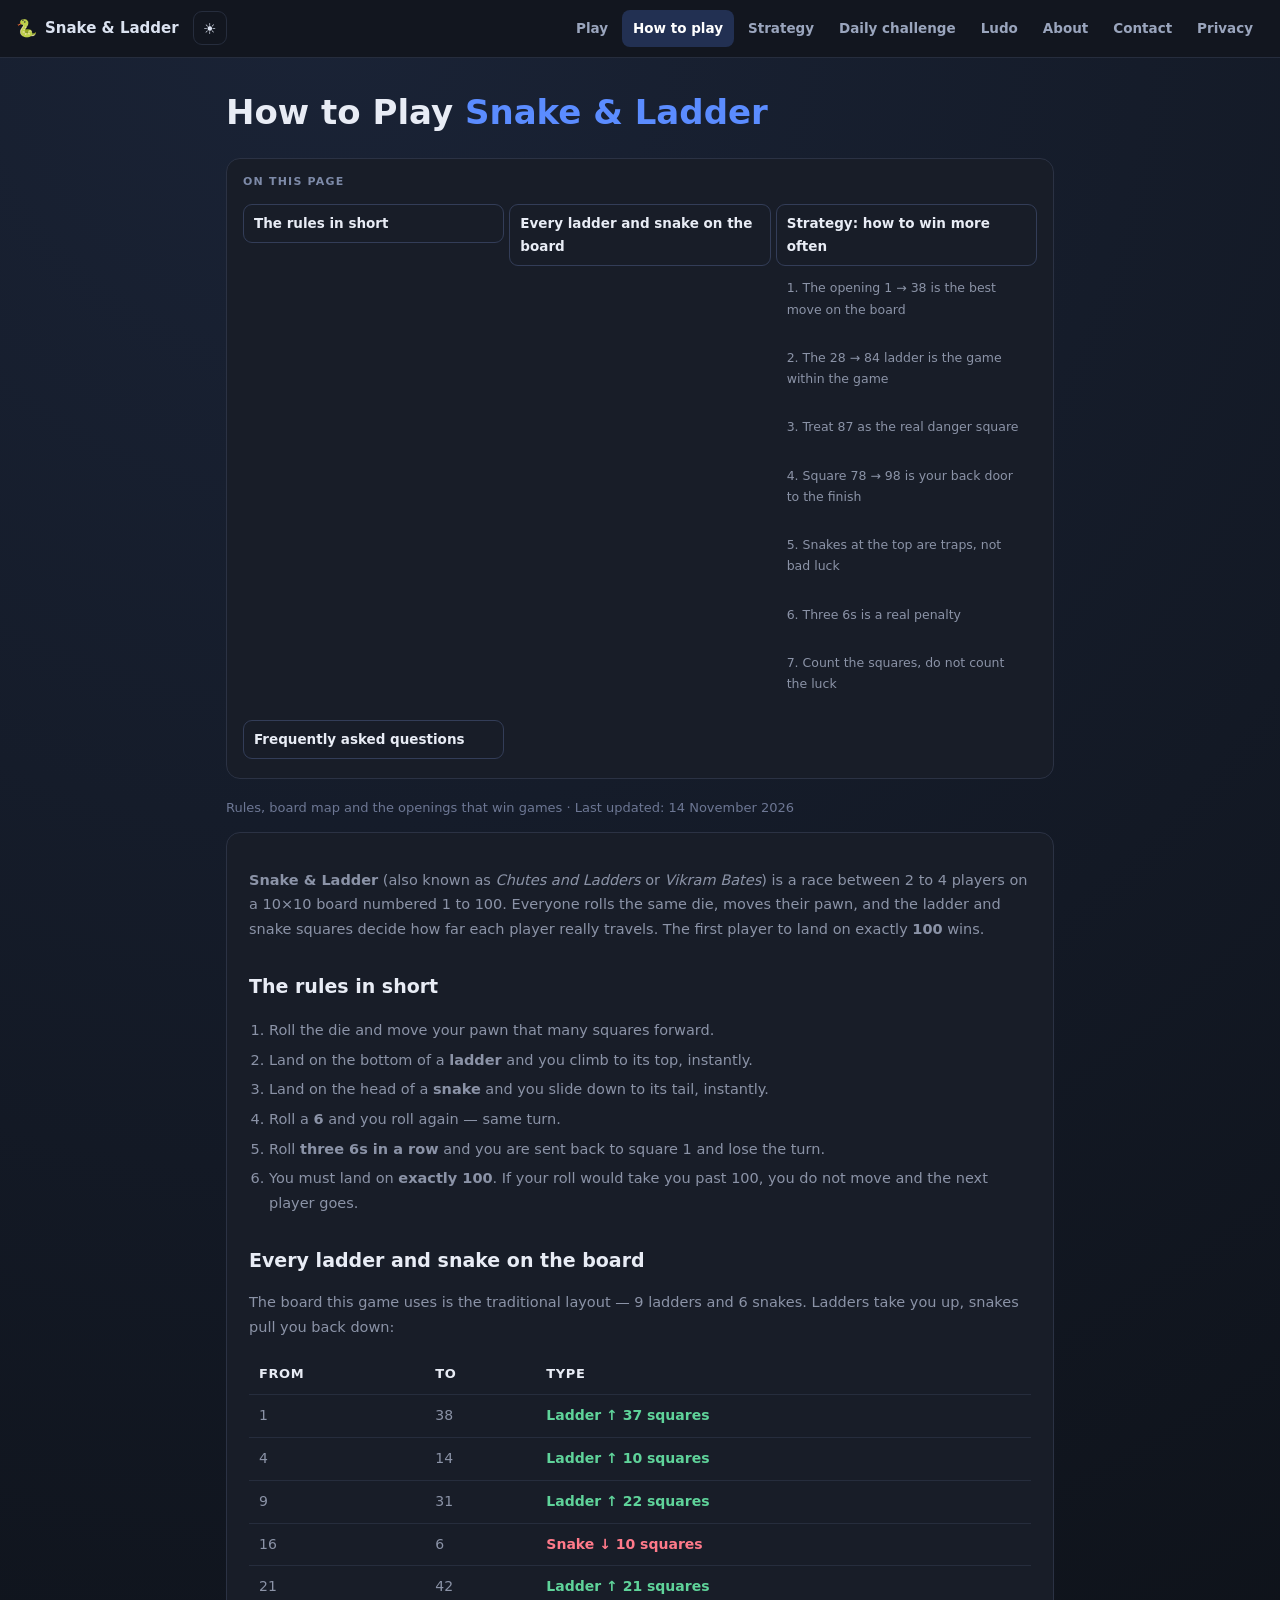
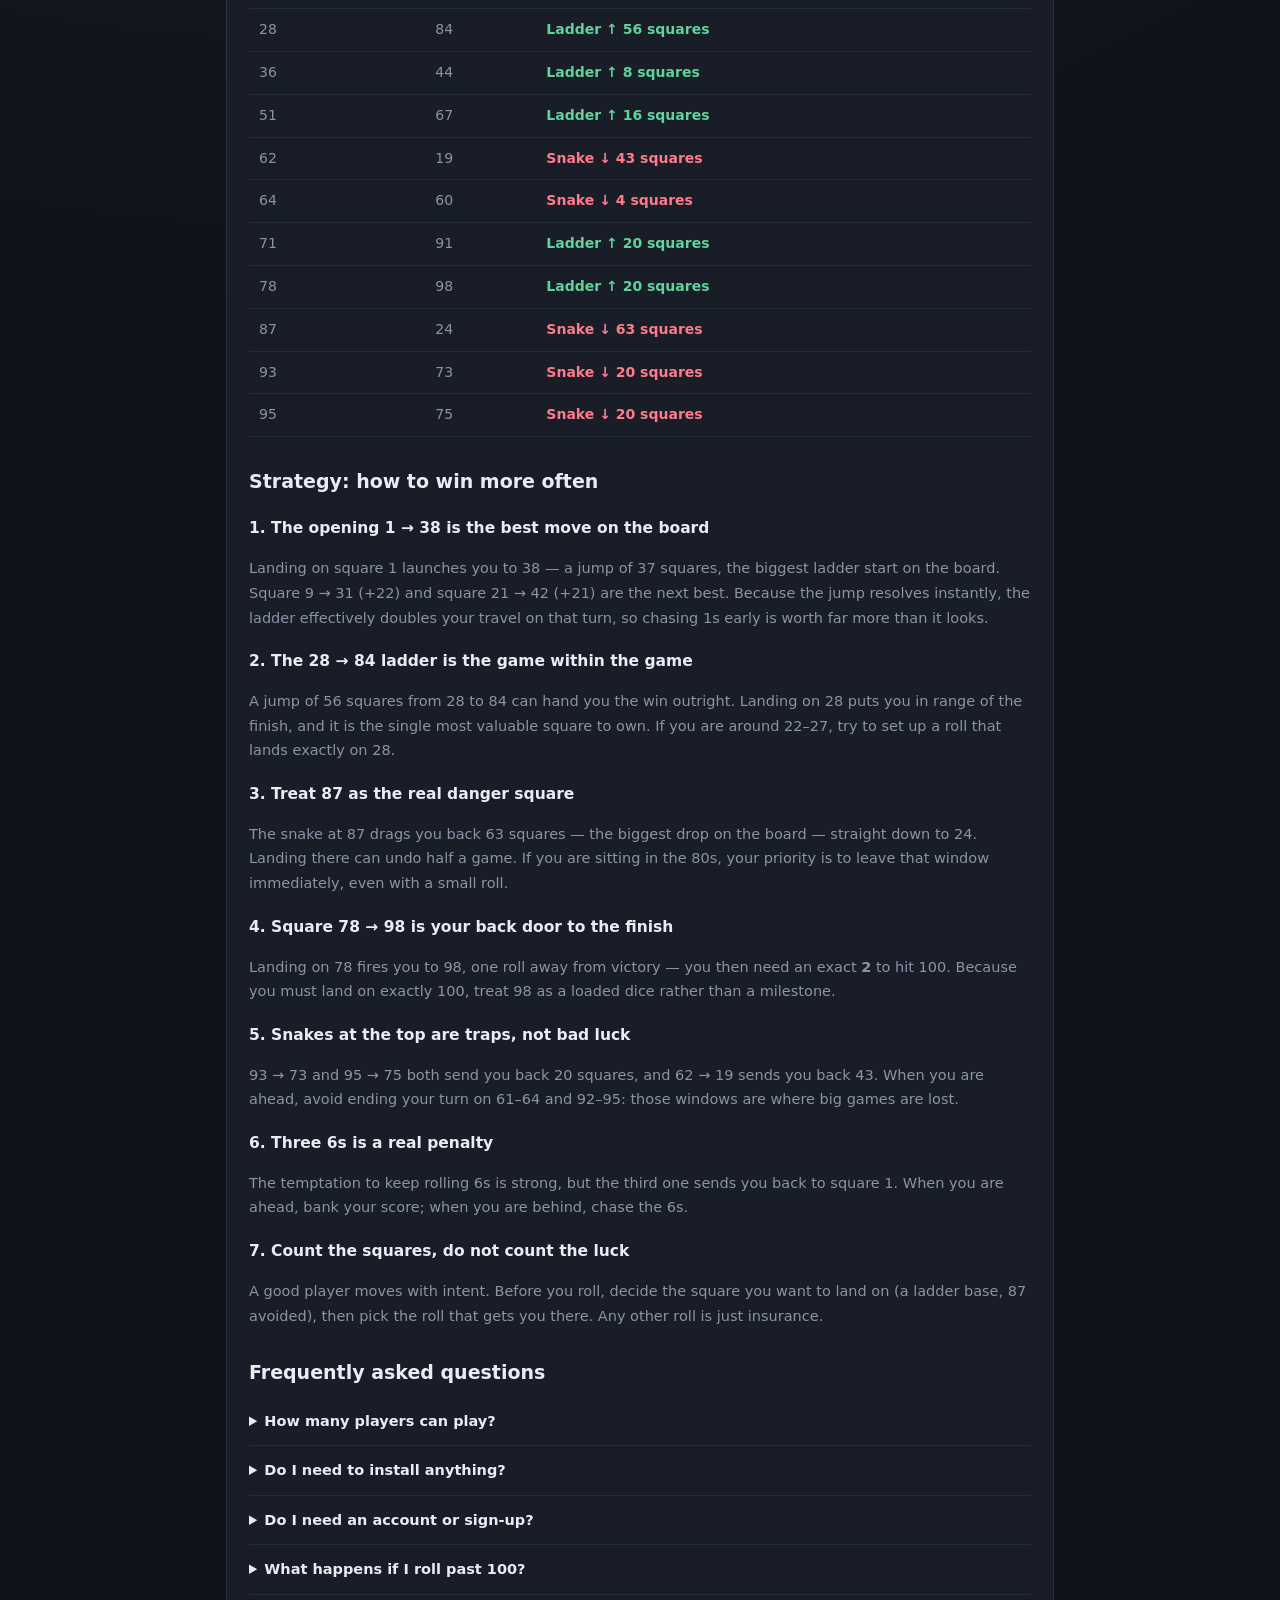
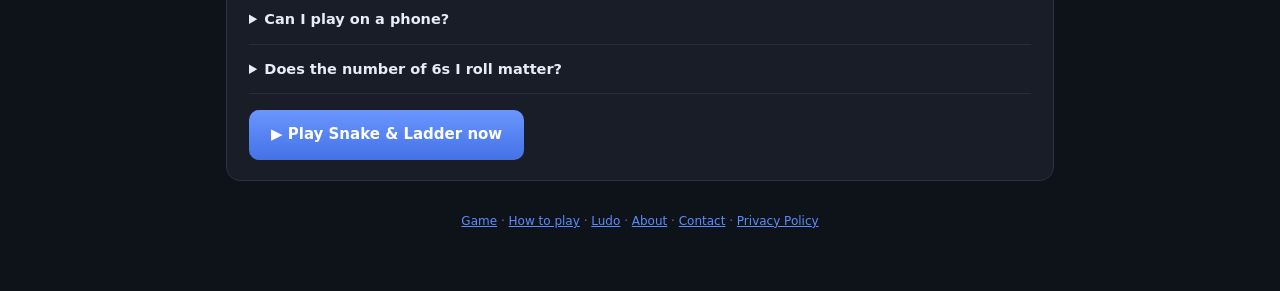
<file: how-to-play.html>
<!DOCTYPE html>
<html lang="en">
<head>
<meta charset="UTF-8" />
<meta name="viewport" content="width=device-width, initial-scale=1.0" />
<title>How to Play Snake &amp; Ladder — Rules, Strategy &amp; Winning Tips</title>
<meta name="description" content="Learn how to play Snake &amp; Ladder: the exact rules, the best openings, ladder and snake positions on the 10x10 board, and tips to win more often." />
<meta name="robots" content="index, follow" />
<link rel="canonical" href="https://snake-and-ladder-2q0.pages.dev/how-to-play.html" />
<meta property="og:type" content="article" />
<meta property="og:site_name" content="Snake &amp; Ladder" />
<meta property="og:title" content="How to Play Snake &amp; Ladder — Rules &amp; Winning Tips" />
<meta property="og:description" content="The exact rules of Snake &amp; Ladder plus the openings and board positions that decide the winner." />
<meta property="og:url" content="https://snake-and-ladder-2q0.pages.dev/how-to-play.html" />
<meta property="og:image" content="https://snake-and-ladder-2q0.pages.dev/og-image.png" />
<meta property="og:image:width" content="1200" />
<meta property="og:image:height" content="630" />
<meta name="twitter:card" content="summary_large_image" />
<meta name="twitter:title" content="How to Play Snake &amp; Ladder — Rules &amp; Winning Tips" />
<meta name="twitter:description" content="The exact rules of Snake &amp; Ladder plus the openings and board positions that decide the winner." />
<meta name="twitter:image" content="https://snake-and-ladder-2q0.pages.dev/og-image.png" />
<link rel="icon" href="favicon.svg" type="image/svg+xml" />
<meta name="google-adsense-account" content="ca-pub-8439899281485854" />
<script async id="adsense-script" src="https://pagead2.googlesyndication.com/pagead/js/adsbygoogle.js?client=ca-pub-8439899281485854" crossorigin="anonymous"></script>

<script type="application/ld+json">
{
  "@context": "https://schema.org",
  "@graph": [
    {
      "@type": "Article",
      "@id": "https://snake-and-ladder-2q0.pages.dev/how-to-play.html#article",
      "headline": "How to Play Snake & Ladder — Rules, Strategy & Winning Tips",
      "description": "Learn how to play Snake & Ladder: the exact rules, the best openings, ladder and snake positions on the 10x10 board, and tips to win more often.",
      "image": "https://snake-and-ladder-2q0.pages.dev/og-image.png",
      "datePublished": "2026-11-14",
      "dateModified": "2026-11-14",
      "inLanguage": "en",
      "author": { "@type": "Organization", "name": "Snake & Ladder Online", "url": "https://snake-and-ladder-2q0.pages.dev/" },
      "publisher": { "@type": "Organization", "name": "Snake & Ladder Online", "url": "https://snake-and-ladder-2q0.pages.dev/" },
      "mainEntityOfPage": { "@type": "WebPage", "@id": "https://snake-and-ladder-2q0.pages.dev/how-to-play.html#webpage" }
    },
    {
      "@type": "WebPage",
      "@id": "https://snake-and-ladder-2q0.pages.dev/how-to-play.html#webpage",
      "url": "https://snake-and-ladder-2q0.pages.dev/how-to-play.html",
      "name": "How to Play Snake & Ladder",
      "isPartOf": { "@id": "https://snake-and-ladder-2q0.pages.dev/#website" },
      "inLanguage": "en"
    },
    {
      "@type": "WebSite",
      "@id": "https://snake-and-ladder-2q0.pages.dev/#website",
      "url": "https://snake-and-ladder-2q0.pages.dev/",
      "name": "Snake & Ladder Online",
      "inLanguage": "en"
    },
    {
      "@type": "BreadcrumbList",
      "@id": "https://snake-and-ladder-2q0.pages.dev/how-to-play.html#breadcrumb",
      "itemListElement": [
        { "@type": "ListItem", "position": 1, "name": "Home", "item": "https://snake-and-ladder-2q0.pages.dev/" },
        { "@type": "ListItem", "position": 2, "name": "How to play", "item": "https://snake-and-ladder-2q0.pages.dev/how-to-play.html" }
      ]
    },
    {
      "@type": "HowTo",
      "@id": "https://snake-and-ladder-2q0.pages.dev/how-to-play.html#howto",
      "name": "How to play Snake & Ladder",
      "description": "The complete rules of Snake & Ladder, step by step.",
      "totalTime": "PT10M",
      "estimatedCost": { "@type": "MonetaryAmount", "currency": "USD", "value": "0" },
      "step": [
        { "@type": "HowToStep", "name": "Roll the die", "text": "Every player takes turns rolling a single six-sided die." },
        { "@type": "HowToStep", "name": "Move your pawn", "text": "Move your token forward by the number you rolled." },
        { "@type": "HowToStep", "name": "Take a ladder", "text": "Land on the bottom of a ladder and you climb to its top instantly." },
        { "@type": "HowToStep", "name": "Slide down a snake", "text": "Land on the head of a snake and you slide back to its tail instantly." },
        { "@type": "HowToStep", "name": "Roll again on a six", "text": "Rolling a 6 grants a bonus roll in the same turn." },
        { "@type": "HowToStep", "name": "Watch out for three sixes", "text": "Three 6s in a row sends you back to square 1." },
        { "@type": "HowToStep", "name": "Land on exactly 100", "text": "The first player to land exactly on square 100 wins the game." }
      ]
    }
  ]
}
</script>
<style>
  :root { --bg:#0e1219; --panel:#181d28; --accent:#5b8cff; --text:#e8ecf5; --muted:#8b93a7; }
  * { box-sizing:border-box; }
  body { margin:0; background:radial-gradient(circle at 25% 0%, var(--bg-glow) 0%, var(--bg) 55%);
    color:var(--text); font-family:"Segoe UI",system-ui,-apple-system,sans-serif; line-height:1.7; }
  .wrap { max-width:860px; margin:0 auto; padding:26px 16px 60px; }
  h1 { font-size:clamp(24px,4.5vw,34px); margin:0 0 6px; }
  h1 span { color:var(--accent); }
  h2 { font-size:19px; margin:28px 0 8px; }
  h3 { font-size:15.5px; margin:18px 0 4px; color:var(--text); }
  p, li { color:var(--muted); font-size:14.5px; }
  ul, ol { padding-left:20px; }
  li { margin:5px 0; }
  a { color:var(--accent); }
  .card { background:var(--panel); border:1px solid var(--line); border-radius:14px; padding:20px 22px; }
  .tag { display:inline-block; font-size:9.5px; letter-spacing:1.4px; text-transform:uppercase; color:var(--tag-text);
    border:1px solid var(--line-strong); border-radius:99px; padding:2px 9px; margin-bottom:8px; }
  table { width:100%; border-collapse:collapse; margin:12px 0; font-size:14px; }
  th, td { text-align:left; padding:9px 10px; border-bottom:1px solid var(--line-soft); }
  th { color:var(--text); font-size:13px; text-transform:uppercase; letter-spacing:.6px; }
  td { color:var(--muted); }
  td b { color:var(--text); }
  .up { color:#5fd39a; font-weight:700; }
  .down { color:#ff7a8a; font-weight:700; }
  .cta { display:inline-block; margin-top:16px; padding:12px 22px; border-radius:10px; text-decoration:none;
    background:linear-gradient(180deg,#6b96ff,#4472e6); color:#fff; font-weight:700; font-size:15px; }
  .faq details { border-bottom:1px solid var(--line-soft); padding:12px 0; }
  .faq summary { cursor:pointer; font-weight:600; font-size:14.5px; color:var(--text); }
  .faq p { margin:8px 0 0; }
  footer { text-align:center; color:var(--faint); font-size:12px; margin-top:30px; }
</style>
  <link rel="stylesheet" href="site-ui.css?v=1.5.0" />
  <script src="site-ui.js?v=1.0.0"></script>
</head>
<body>
  <a class="skip-link" href="#main">Skip to content</a>
  <nav class="topnav" aria-label="Main">
    <a class="topnav-brand" href="index.html"><span class="topnav-emoji" aria-hidden="true">🐍</span> Snake &amp; Ladder</a>
    <div class="topnav-links">
      <a href="index.html">Play</a>
      <a href="how-to-play.html" aria-current="page">How to play</a>
      <a href="strategy.html">Strategy</a>
      <a href="daily-challenge.html">Daily challenge</a>
      <a href="ludo.html">Ludo</a>
      <a href="about.html">About</a>
      <a href="contact.html">Contact</a>
      <a href="privacy.html">Privacy</a>
    </div>
  </nav>

<div class="wrap" id="main">
  <h1>How to Play <span>Snake &amp; Ladder</span></h1>
  <p style="color:var(--faint);font-size:13px">Rules, board map and the openings that win games · Last updated: 14 November 2026</p>

  <div class="card">
    <p><strong>Snake &amp; Ladder</strong> (also known as <em>Chutes and Ladders</em> or <em>Vikram Bates</em>)
    is a race between 2 to 4 players on a 10×10 board numbered 1 to 100. Everyone rolls the same die,
    moves their pawn, and the ladder and snake squares decide how far each player really travels.
    The first player to land on exactly <strong>100</strong> wins.</p>

    <h2>The rules in short</h2>
    <ol>
      <li>Roll the die and move your pawn that many squares forward.</li>
      <li>Land on the bottom of a <b>ladder</b> and you climb to its top, instantly.</li>
      <li>Land on the head of a <b>snake</b> and you slide down to its tail, instantly.</li>
      <li>Roll a <b>6</b> and you roll again — same turn.</li>
      <li>Roll <b>three 6s in a row</b> and you are sent back to square 1 and lose the turn.</li>
      <li>You must land on <b>exactly 100</b>. If your roll would take you past 100, you do not move and
          the next player goes.</li>
    </ol>

    <h2 id="board-map">Every ladder and snake on the board</h2>
    <p>The board this game uses is the traditional layout — 9 ladders and 6 snakes. Ladders take you
    up, snakes pull you back down:</p>
    <table>
      <thead><tr><th>From</th><th>To</th><th>Type</th></tr></thead>
      <tbody>
        <tr><td>1</td><td>38</td><td class="up">Ladder ↑ 37 squares</td></tr>
        <tr><td>4</td><td>14</td><td class="up">Ladder ↑ 10 squares</td></tr>
        <tr><td>9</td><td>31</td><td class="up">Ladder ↑ 22 squares</td></tr>
        <tr><td>16</td><td>6</td><td class="down">Snake ↓ 10 squares</td></tr>
        <tr><td>21</td><td>42</td><td class="up">Ladder ↑ 21 squares</td></tr>
        <tr><td>28</td><td>84</td><td class="up">Ladder ↑ 56 squares</td></tr>
        <tr><td>36</td><td>44</td><td class="up">Ladder ↑ 8 squares</td></tr>
        <tr><td>51</td><td>67</td><td class="up">Ladder ↑ 16 squares</td></tr>
        <tr><td>62</td><td>19</td><td class="down">Snake ↓ 43 squares</td></tr>
        <tr><td>64</td><td>60</td><td class="down">Snake ↓ 4 squares</td></tr>
        <tr><td>71</td><td>91</td><td class="up">Ladder ↑ 20 squares</td></tr>
        <tr><td>78</td><td>98</td><td class="up">Ladder ↑ 20 squares</td></tr>
        <tr><td>87</td><td>24</td><td class="down">Snake ↓ 63 squares</td></tr>
        <tr><td>93</td><td>73</td><td class="down">Snake ↓ 20 squares</td></tr>
        <tr><td>95</td><td>75</td><td class="down">Snake ↓ 20 squares</td></tr>
      </tbody>
    </table>

    <h2>Strategy: how to win more often</h2>
    <h3>1. The opening 1 → 38 is the best move on the board</h3>
    <p>Landing on square 1 launches you to 38 — a jump of 37 squares, the biggest ladder start on the
    board. Square 9 → 31 (+22) and square 21 → 42 (+21) are the next best. Because the jump resolves
    instantly, the ladder effectively doubles your travel on that turn, so chasing 1s early is worth
    far more than it looks.</p>

    <h3>2. The 28 → 84 ladder is the game within the game</h3>
    <p>A jump of 56 squares from 28 to 84 can hand you the win outright. Landing on 28 puts you in
    range of the finish, and it is the single most valuable square to own. If you are around 22–27,
    try to set up a roll that lands exactly on 28.</p>

    <h3>3. Treat 87 as the real danger square</h3>
    <p>The snake at 87 drags you back 63 squares — the biggest drop on the board — straight down to 24.
    Landing there can undo half a game. If you are sitting in the 80s, your priority is to leave that
    window immediately, even with a small roll.</p>

    <h3>4. Square 78 → 98 is your back door to the finish</h3>
    <p>Landing on 78 fires you to 98, one roll away from victory — you then need an exact <b>2</b> to
    hit 100. Because you must land on exactly 100, treat 98 as a loaded dice rather than a milestone.</p>

    <h3>5. Snakes at the top are traps, not bad luck</h3>
    <p>93 → 73 and 95 → 75 both send you back 20 squares, and 62 → 19 sends you back 43. When you are
    ahead, avoid ending your turn on 61–64 and 92–95: those windows are where big games are lost.</p>

    <h3>6. Three 6s is a real penalty</h3>
    <p>The temptation to keep rolling 6s is strong, but the third one sends you back to square 1.
    When you are ahead, bank your score; when you are behind, chase the 6s.</p>

    <h3>7. Count the squares, do not count the luck</h3>
    <p>A good player moves with intent. Before you roll, decide the square you want to land on
    (a ladder base, 87 avoided), then pick the roll that gets you there. Any other roll is just insurance.</p>

    <h2>Frequently asked questions</h2>
    <div class="faq">
      <details><summary>How many players can play?</summary>
        <p>Between 2 and 4 players on one device. Press <b>Add Player</b> in the side panel to add
        more (this restarts the game).</p></details>
      <details><summary>Do I need to install anything?</summary>
        <p>No. The game is plain HTML, CSS and JavaScript — open the page in any modern browser and play.</p></details>
      <details><summary>Do I need an account or sign-up?</summary>
        <p>No. There is no login, no registration and no server. Your game state lives only in the page.</p></details>
      <details><summary>What happens if I roll past 100?</summary>
        <p>You stay where you are and the turn passes to the next player. Only an exact 100 wins.</p></details>
      <details><summary>Can I play on a phone?</summary>
        <p>Yes. The layout stacks on narrow screens and the board scales to fit.</p></details>
      <details><summary>Does the number of 6s I roll matter?</summary>
        <p>Yes. One 6 gives another roll, but three 6s in a row sends you back to square 1 and ends
        your turn.</p></details>
    </div>

    <a class="cta" href="index.html">▶ Play Snake &amp; Ladder now</a>
  </div>

  <footer>
    <a href="index.html">Game</a> · <a href="how-to-play.html">How to play</a> ·
    <a href="ludo.html">Ludo</a> ·
    <a href="about.html">About</a> · <a href="contact.html">Contact</a> ·
    <a href="privacy.html">Privacy Policy</a>
  </footer>
</div>
</body>
</html>
</file>
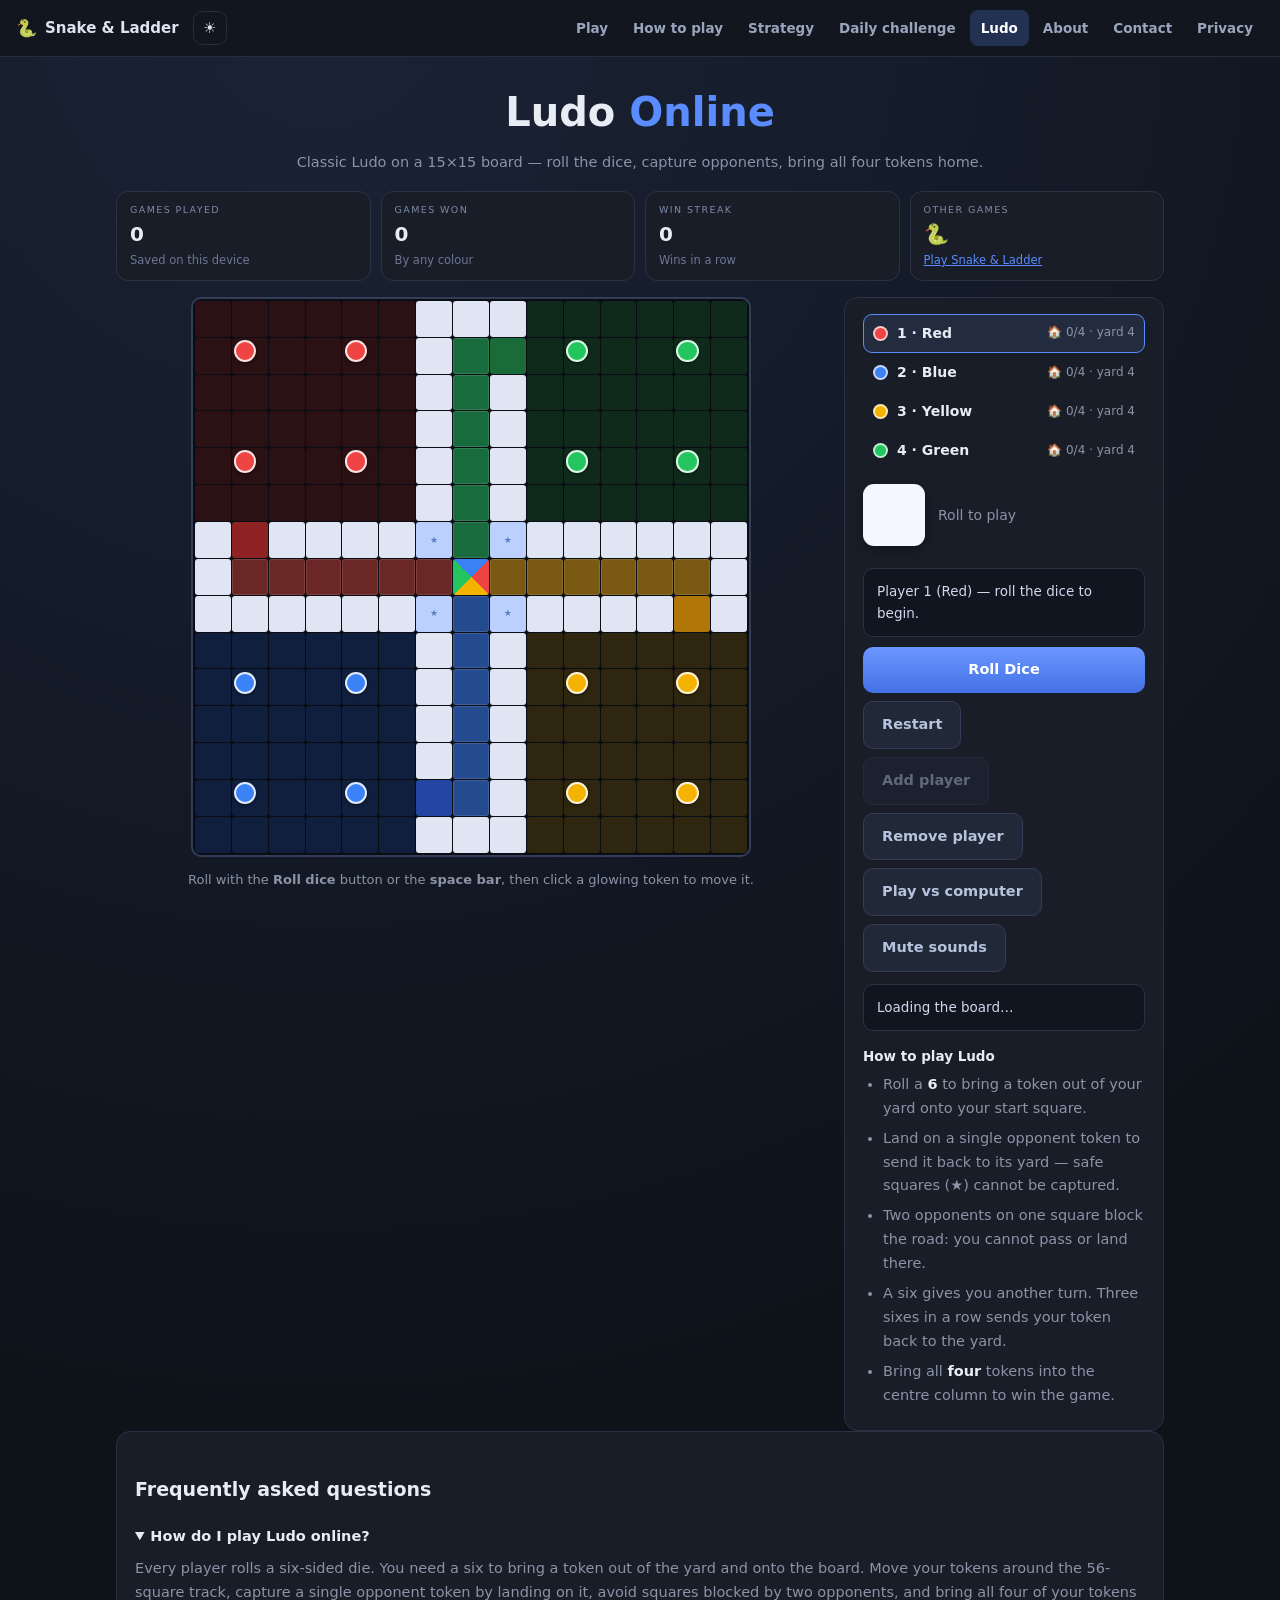
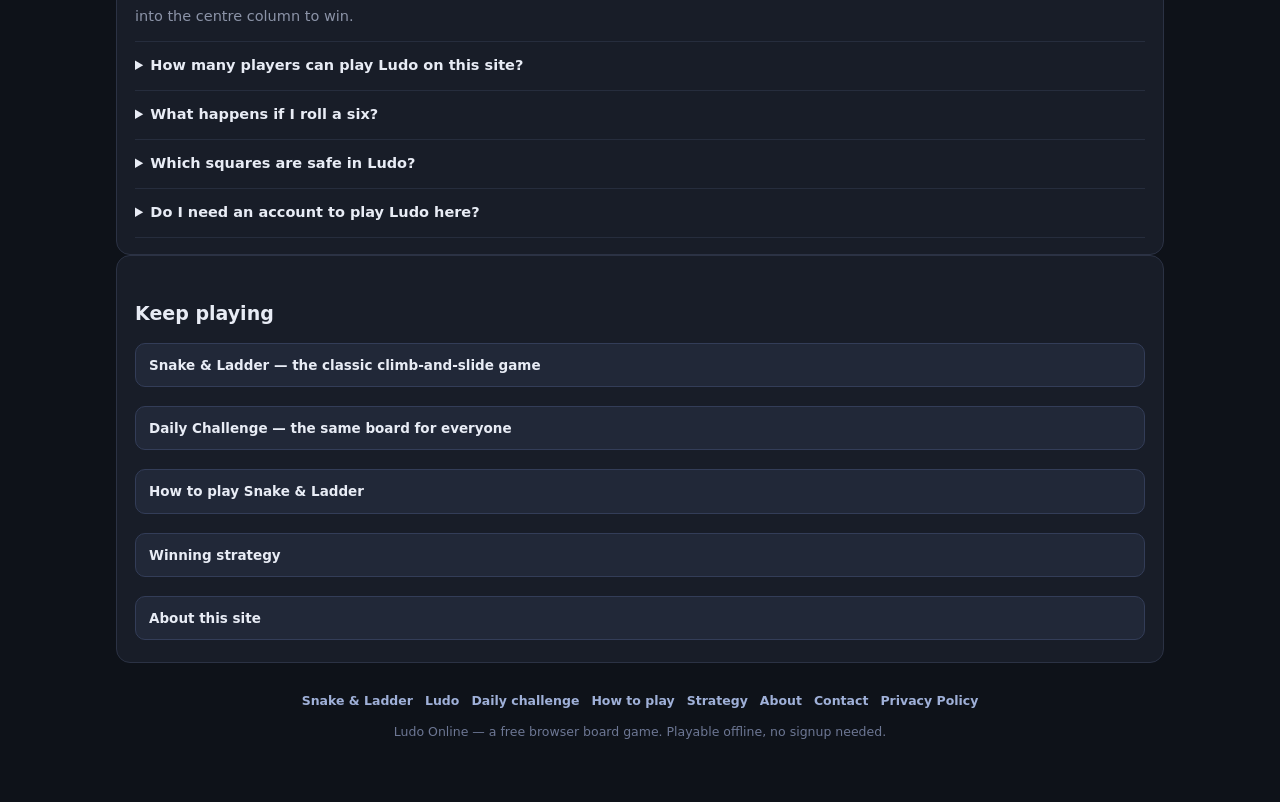
<file: ludo.html>
<!DOCTYPE html>
<html lang="en">
<head>
<meta charset="UTF-8" />
<meta name="viewport" content="width=device-width, initial-scale=1.0" />
<title>Ludo Online — Free Ludo Board Game for 2–4 Players</title>
<meta name="description" content="Play Ludo online for free. Roll the dice, race your four tokens around the 15×15 board, capture opponents and bring every token home. Two to four players or play against the computer." />
<meta name="keywords" content="ludo online, free ludo game, play ludo, ludo board game, ludo for 2 players, ludo vs computer" />
<meta name="author" content="ThePrabhanshu-dev" />
<meta name="robots" content="index, follow, max-image-preview:large, max-snippet:-1" />
<meta name="theme-color" content="#10131a" />
<link rel="canonical" href="https://snake-and-ladder-2q0.pages.dev/ludo.html" />

<meta property="og:type" content="website" />
<meta property="og:site_name" content="Snake &amp; Ladder" />
<meta property="og:title" content="Ludo Online — Free Ludo Board Game" />
<meta property="og:description" content="Race your four tokens home on a classic Ludo board. 2–4 players or play the computer. No signup needed." />
<meta property="og:url" content="https://snake-and-ladder-2q0.pages.dev/ludo.html" />
<meta property="og:image" content="https://snake-and-ladder-2q0.pages.dev/og-image.png" />
<meta property="og:image:width" content="1200" />
<meta property="og:image:height" content="630" />
<meta name="twitter:card" content="summary_large_image" />
<meta name="twitter:title" content="Ludo Online — Free Ludo Board Game" />
<meta name="twitter:description" content="Race your four tokens home on a classic Ludo board. 2–4 players or play the computer." />
<meta name="twitter:image" content="https://snake-and-ladder-2q0.pages.dev/og-image.png" />

<link rel="icon" href="favicon.svg" type="image/svg+xml" />
<link rel="apple-touch-icon" href="favicon.svg" />
<link rel="manifest" href="manifest.webmanifest" />
<meta name="google-adsense-account" content="ca-pub-8439899281485854" />
<script async id="adsense-script" src="https://pagead2.googlesyndication.com/pagead/js/adsbygoogle.js?client=ca-pub-8439899281485854" crossorigin="anonymous"></script>

<script type="application/ld+json">
{
  "@context": "https://schema.org",
  "@graph": [
    {
      "@type": "WebPage",
      "@id": "https://snake-and-ladder-2q0.pages.dev/ludo.html#webpage",
      "url": "https://snake-and-ladder-2q0.pages.dev/ludo.html",
      "name": "Ludo Online — Free Ludo Board Game",
      "description": "A free browser Ludo game for two to four players, with a computer opponent option.",
      "isPartOf": { "@id": "https://snake-and-ladder-2q0.pages.dev/#website" },
      "inLanguage": "en"
    },
    {
      "@type": "WebSite",
      "@id": "https://snake-and-ladder-2q0.pages.dev/#website",
      "url": "https://snake-and-ladder-2q0.pages.dev/",
      "name": "Snake &amp; Ladder Online",
      "inLanguage": "en"
    },
    {
      "@type": "BreadcrumbList",
      "@id": "https://snake-and-ladder-2q0.pages.dev/ludo.html#breadcrumb",
      "itemListElement": [
        { "@type": "ListItem", "position": 1, "name": "Home", "item": "https://snake-and-ladder-2q0.pages.dev/" },
        { "@type": "ListItem", "position": 2, "name": "Ludo", "item": "https://snake-and-ladder-2q0.pages.dev/ludo.html" }
      ]
    },
    {
      "@type": "Game",
      "@id": "https://snake-and-ladder-2q0.pages.dev/ludo.html#game",
      "name": "Ludo Online",
      "url": "https://snake-and-ladder-2q0.pages.dev/ludo.html",
      "genre": ["Board game", "Family game"],
      "gamePlatform": "Web browser",
      "playMode": "MultiPlayer",
      "numberOfPlayers": "2-4",
      "offers": { "@type": "Offer", "price": "0", "priceCurrency": "USD" }
    },
    {
      "@type": "FAQPage",
      "@id": "https://snake-and-ladder-2q0.pages.dev/ludo.html#faq",
      "mainEntity": [
        {
          "@type": "Question",
          "name": "How do I play Ludo online?",
          "acceptedAnswer": { "@type": "Answer", "text": "Every player rolls a six-sided die. You need a six to bring a token out of the yard and onto the board. Move your tokens around the 56-square track, capture a single opponent token by landing on it, avoid squares blocked by two opponents, and bring all four of your tokens into the centre column to win." }
        },
        {
          "@type": "Question",
          "name": "How many players can play Ludo on this site?",
          "acceptedAnswer": { "@type": "Answer", "text": "Between two and four. Players take turns on the same device, or you can switch on the computer opponent and play against the machine." }
        },
        {
          "@type": "Question",
          "name": "What happens if I roll a six?",
          "acceptedAnswer": { "@type": "Answer", "text": "A six grants you an extra turn, which is how you bring new tokens out of your yard. Rolling three sixes in a row is a foul: the token goes back to the yard and the turn passes to the next player." }
        },
        {
          "@type": "Question",
          "name": "Which squares are safe in Ludo?",
          "acceptedAnswer": { "@type": "Answer", "text": "The four start squares and the four squares directly in front of each home column are safe. A token on a safe square can never be captured." }
        },
        {
          "@type": "Question",
          "name": "Do I need an account to play Ludo here?",
          "acceptedAnswer": { "@type": "Answer", "text": "No. The whole game runs in your browser with no signup, no download and no server. Your game statistics are stored on your own device only." }
        }
      ]
    }
  ]
}
</script>

<style>
  :root {
    --bg:#0e1219; --panel:#181d28; --panel2:#212838; --accent:#5b8cff;
    --text:#e8ecf5; --muted:#8b93a7; --line:#2b3244;
    --red:#ef4444; --blue:#3b82f6; --yellow:#f5b301; --green:#22c55e;
  }
  * { box-sizing:border-box; }
  body {
    margin:0; background:radial-gradient(circle at 25% 0%, var(--bg-glow) 0%, var(--bg) 55%);
    color:var(--text); font-family:"Segoe UI",system-ui,-apple-system,sans-serif; line-height:1.65;
  }
  .wrap { max-width:1080px; margin:0 auto; padding:22px 16px 60px; }
  header { text-align:center; margin-bottom:16px; }
  h1 { font-size:clamp(26px,5vw,40px); margin:0 0 6px; }
  h1 span { color:var(--accent); }
  .sub { color:var(--muted); font-size:14.5px; }
  h2 { font-size:19px; margin:26px 0 8px; }
  p, li { color:var(--muted); font-size:14.5px; }
  a { color:var(--accent); }
  ul, ol { padding-left:20px; }
  li { margin:6px 0; }

  .layout { display:grid; grid-template-columns:minmax(0,1fr) 320px; gap:18px; align-items:start; }
  @media (max-width:860px) { .layout { grid-template-columns:1fr; } }

  .panel, .card {
    background:var(--panel); border:1px solid var(--line); border-radius:14px; padding:16px 18px;
  }
  .board-shell { display:flex; flex-direction:column; gap:12px; align-items:center; }

  #ludoBoard {
    display:grid; grid-template-columns:repeat(15,1fr); grid-template-rows:repeat(15,1fr);
    width:min(94vw,560px); aspect-ratio:1/1; gap:1px;
    background:#0a0d13; border:2px solid var(--line-strong); border-radius:10px; padding:2px;
    user-select:none; touch-action:manipulation;
  }
  .cell { position:relative; border-radius:3px; background:#151a24; }
  .cell-track { background:#dfe5f2; }
  .cell-safe { background:#bcd0ff; }
  .cell-start { border-radius:3px; }
  .cell-yard { background:#1b2130; }
  .cell-home { background:#202737; }
  .cell-center {
    background:conic-gradient(from 45deg, var(--red) 0deg 90deg, var(--yellow) 90deg 180deg,
      var(--green) 180deg 270deg, var(--blue) 270deg 360deg);
  }
  .c-red.cell-start { background:#8f2323; }
  .c-blue.cell-start { background:#2446a3; }
  .c-yellow.cell-start { background:#b07708; }
  .c-green.cell-start { background:#1a6b37; }
  .c-red.cell-yard { background:#2b1113; }
  .c-blue.cell-yard { background:#101f3d; }
  .c-yellow.cell-yard { background:#2f2610; }
  .c-green.cell-yard { background:#0f2a1b; }
  .c-red.cell-home { background:#6b2626; }
  .c-blue.cell-home { background:#244a8f; }
  .c-yellow.cell-home { background:#7a5a12; }
  .c-green.cell-home { background:#186b3d; }
  .cell-home { box-shadow:inset 0 0 0 1px rgba(255,255,255,.12); }
  .safe-star { position:absolute; inset:0; display:flex; align-items:center; justify-content:center;
    color:#5b7fc4; font-size:9px; }

  .token {
    position:absolute; width:62%; height:62%; border-radius:50%;
    border:2px solid rgba(255,255,255,.85); box-shadow:0 1px 3px rgba(0,0,0,.5);
  }
  .token.c-red { background:var(--red); }
  .token.c-blue { background:var(--blue); }
  .token.c-yellow { background:var(--yellow); }
  .token.c-green { background:var(--green); }
  .token.slot-0 { top:6%; left:6%; }
  .token.slot-1 { top:6%; right:6%; }
  .token.slot-2 { bottom:6%; left:6%; }
  .token.slot-3 { bottom:6%; right:6%; }
  .token.movable { animation:pulse 1s ease-in-out infinite; cursor:pointer; z-index:3; }
  .token.ai::after {
    content:"CPU"; position:absolute; inset:auto 0 -10px 0; text-align:center;
    font-size:7px; color:#cdd7ef; letter-spacing:.5px;
  }
  @keyframes pulse {
    0%,100% { box-shadow:0 0 0 0 rgba(255,255,255,.85), 0 1px 3px rgba(0,0,0,.5); }
    50% { box-shadow:0 0 0 5px rgba(255,255,255,.18), 0 1px 3px rgba(0,0,0,.5); }
  }
  .cell.target { box-shadow:inset 0 0 0 2px rgba(255,255,255,.75); }

  .engage-bar { display:grid; grid-template-columns:repeat(auto-fit,minmax(150px,1fr)); gap:10px; margin:16px 0; }
  .engage-card { background:var(--panel); border:1px solid var(--line); border-radius:12px; padding:10px 13px; }
  .engage-label { display:block; font-size:9.5px; letter-spacing:1.4px; text-transform:uppercase; color:var(--tag-text); }
  .engage-value { display:block; font-size:20px; font-weight:700; }
  .engage-hint { display:block; font-size:11.5px; color:var(--faint); }

  .player-row { display:flex; align-items:center; gap:9px; padding:7px 9px; border-radius:9px;
    border:1px solid transparent; }
  .player-row.active { background:#232c3f; border-color:var(--accent); }
  .player-row .dot { width:15px; height:15px; border-radius:50%; border:2px solid rgba(255,255,255,.7); }
  .dot.c-red { background:var(--red); } .dot.c-blue { background:var(--blue); }
  .dot.c-yellow { background:var(--yellow); } .dot.c-green { background:var(--green); }
  .player-row .pname { font-size:14px; font-weight:600; flex:1; }
  .player-row .pcount { font-size:12px; color:var(--muted); }

  .dice-box { display:flex; align-items:center; gap:13px; margin:14px 0 12px; }
  .dice { width:62px; height:62px; display:grid; grid-template-columns:repeat(3,1fr); grid-template-rows:repeat(3,1fr);
    gap:4px; padding:8px; background:#f4f7ff; border-radius:11px; box-shadow:0 3px 10px rgba(0,0,0,.35); }
  .dice .pip { width:100%; height:100%; border-radius:50%; background:transparent; }
  .dice .pip.on { background:#1b2130; }
  .dice.rolling { animation:shake .4s ease-in-out; }
  @keyframes shake {
    0%,100% { transform:rotate(0) scale(1); } 25% { transform:rotate(-14deg) scale(1.08); }
    75% { transform:rotate(14deg) scale(1.08); }
  }
  .dice-label { font-size:14px; color:var(--muted); }

  button {
    font:inherit; cursor:pointer; border:none; border-radius:10px; padding:11px 18px;
    background:linear-gradient(180deg,#6b96ff,#4472e6); color:#fff; font-weight:700; font-size:14.5px;
  }
  button.ghost { background:var(--panel2); border:1px solid var(--line-strong); color:var(--field-text); font-weight:600; }
  button:disabled { opacity:.45; cursor:not-allowed; }
  .btn-row { display:flex; flex-wrap:wrap; gap:8px; margin:8px 0; }
  .msg { margin-top:12px; padding:11px 13px; background:#10151f; border:1px solid var(--line);
    border-radius:10px; font-size:13.5px; color:#cfd8ee; min-height:44px; }
  .rules { margin-top:14px; font-size:13.5px; }
  .rules b { color:var(--text); }
  .rules ul { margin:6px 0 0; }

  .ad-slot { margin:18px 0; }

  .controls { display:flex; flex-direction:column; gap:10px; }
  .controls .msg { margin-top:0; }

  @media (max-width: 819px) {
    .controls {
      position:fixed; left:0; right:0; bottom:0; z-index:200;
      flex-direction:row; align-items:center; gap:11px;
      padding:9px 13px calc(9px + env(safe-area-inset-bottom));
      background:rgba(24,29,40,.96); backdrop-filter:blur(10px);
      border-top:1px solid var(--line); box-shadow:0 -8px 24px rgba(0,0,0,.45);
    }
    .controls .dice-box { margin:0; flex:none; gap:0; }
    .controls .dice { width:46px; height:46px; padding:7px; border-radius:10px; }
    .controls .dice-label { display:none; }
    .controls #ludoRoll { flex:1 1 auto; padding:15px 14px; font-size:16px; }
    .controls .msg {
      flex:1 1 auto; min-height:0; max-height:62px; overflow:hidden;
      margin:0; padding:0; background:transparent; border:none;
      font-size:12px; line-height:1.35;
    }
    .wrap { padding-bottom:96px; }
  }
  .faq details { border-bottom:1px solid var(--line-soft); padding:12px 0; }
  .faq summary { cursor:pointer; font-weight:600; font-size:14.5px; color:var(--text); }
  .faq p { margin:8px 0 0; }
  .link-list { list-style:none; margin:0; padding:0; display:grid; gap:7px; }
  .link-list a { display:block; background:var(--panel2); border:1px solid var(--line-strong); border-radius:10px;
    padding:10px 13px; color:var(--text); text-decoration:none; font-size:13.5px; font-weight:600; }
  .link-list a:hover { border-color:var(--accent); background:var(--hover); }

  .win-overlay { position:fixed; inset:0; background:rgba(6,9,14,.82); display:none;
    align-items:center; justify-content:center; z-index:50; padding:18px; }
  .win-overlay.show { display:flex; }
  .win-card { background:var(--panel); border:1px solid var(--line); border-radius:16px; padding:24px 26px;
    max-width:380px; text-align:center; }
  .win-emoji { font-size:44px; }
  .win-card h2 { margin:6px 0 4px; }
  .win-actions { display:flex; gap:8px; justify-content:center; flex-wrap:wrap; margin-top:14px; }

  footer.site-footer { margin-top:28px; text-align:center; color:var(--faint); font-size:12.5px; }
  .site-nav { display:flex; flex-wrap:wrap; gap:12px; justify-content:center; margin-bottom:10px; }
  .site-nav a { color:#9fb0d8; text-decoration:none; font-weight:600; }
  .site-nav a:hover { color:#fff; }
</style>
  <link rel="stylesheet" href="site-ui.css?v=1.5.0" />
  <script src="site-ui.js?v=1.0.0"></script>
</head>
<body>
  <a class="skip-link" href="#main">Skip to content</a>
  <nav class="topnav" aria-label="Main">
    <a class="topnav-brand" href="index.html"><span class="topnav-emoji" aria-hidden="true">🐍</span> Snake &amp; Ladder</a>
    <div class="topnav-links">
      <a href="index.html">Play</a>
      <a href="how-to-play.html">How to play</a>
      <a href="strategy.html">Strategy</a>
      <a href="daily-challenge.html">Daily challenge</a>
      <a href="ludo.html" aria-current="page">Ludo</a>
      <a href="about.html">About</a>
      <a href="contact.html">Contact</a>
      <a href="privacy.html">Privacy</a>
    </div>
  </nav>

<div class="wrap" id="main">
  <header>
    <h1>Ludo <span>Online</span></h1>
    <div class="sub">Classic Ludo on a 15×15 board — roll the dice, capture opponents, bring all four tokens home.</div>
  </header>

  <section class="engage-bar" aria-label="Game stats and options">
    <div class="engage-card">
      <span class="engage-label">Games played</span>
      <span class="engage-value" id="ludoStatGames">0</span>
      <span class="engage-hint">Saved on this device</span>
    </div>
    <div class="engage-card">
      <span class="engage-label">Games won</span>
      <span class="engage-value" id="ludoStatWins">0</span>
      <span class="engage-hint">By any colour</span>
    </div>
    <div class="engage-card">
      <span class="engage-label">Win streak</span>
      <span class="engage-value" id="ludoStatStreak">0</span>
      <span class="engage-hint">Wins in a row</span>
    </div>
    <div class="engage-card">
      <span class="engage-label">Other games</span>
      <span class="engage-value">🐍</span>
      <span class="engage-hint"><a href="index.html">Play Snake &amp; Ladder</a></span>
    </div>
  </section>

  <div id="adTop" class="ad-slot"></div>

  <div class="layout">
    <div class="board-shell">
      <div id="ludoBoard" role="grid" aria-label="Ludo board"></div>
      <p style="text-align:center;font-size:13px;margin:0">
        Roll with the <b>Roll dice</b> button or the <b>space bar</b>, then click a glowing token to move it.
      </p>
    </div>

    <aside class="panel">
      <div id="ludoPlayers" aria-live="polite"></div>

      <div class="controls">
        <div class="dice-box">
          <div class="dice" id="ludoDice" role="img" aria-label="Dice showing 1">
            <span class="pip"></span><span class="pip"></span><span class="pip"></span>
            <span class="pip"></span><span class="pip"></span><span class="pip"></span>
            <span class="pip"></span><span class="pip"></span><span class="pip"></span>
          </div>
          <div class="dice-label" id="ludoDiceLabel">Roll to play</div>
        </div>

        <div class="msg" id="ludoMsg" role="status" aria-live="polite">Loading the board…</div>

        <button id="ludoRoll" type="button">Roll Dice</button>
      </div>

      <div class="btn-row">
        <button class="ghost" id="ludoRestart" type="button">Restart</button>
      </div>
      <div class="btn-row">
        <button class="ghost" id="ludoAddPlayer" type="button">Add player</button>
        <button class="ghost" id="ludoRemovePlayer" type="button">Remove player</button>
      </div>
      <div class="btn-row">
        <button class="ghost" id="ludoAiToggle" type="button">Play vs computer</button>
        <button class="ghost" id="ludoSoundToggle" type="button">Mute sounds</button>
      </div>

      <div class="msg" id="ludoMsg">Loading the board…</div>

      <div class="rules">
        <b>How to play Ludo</b>
        <ul>
          <li>Roll a <b>6</b> to bring a token out of your yard onto your start square.</li>
          <li>Land on a single opponent token to send it back to its yard — safe squares (★) cannot be captured.</li>
          <li>Two opponents on one square block the road: you cannot pass or land there.</li>
          <li>A six gives you another turn. Three sixes in a row sends your token back to the yard.</li>
          <li>Bring all <b>four</b> tokens into the centre column to win the game.</li>
        </ul>
      </div>

      <div id="adSide" class="ad-slot"></div>
    </aside>
  </div>

  <div id="adFoot" class="ad-slot"></div>

  <section class="card">
    <h2>Frequently asked questions</h2>
    <div class="faq">
      <details open><summary>How do I play Ludo online?</summary><p>Every player rolls a six-sided die. You need a six to bring a token out of the yard and onto the board. Move your tokens around the 56-square track, capture a single opponent token by landing on it, avoid squares blocked by two opponents, and bring all four of your tokens into the centre column to win.</p></details>
      <details><summary>How many players can play Ludo on this site?</summary><p>Between two and four. Players take turns on the same device, or you can switch on the computer opponent and play against the machine.</p></details>
      <details><summary>What happens if I roll a six?</summary><p>A six grants you an extra turn, which is how you bring new tokens out of your yard. Rolling three sixes in a row is a foul: the token goes back to the yard and the turn passes to the next player.</p></details>
      <details><summary>Which squares are safe in Ludo?</summary><p>The four start squares and the four squares directly in front of each home column are safe. A token on a safe square can never be captured.</p></details>
      <details><summary>Do I need an account to play Ludo here?</summary><p>No. The whole game runs in your browser with no signup, no download and no server. Your game statistics are stored on your own device only.</p></details>
    </div>
  </section>

  <section class="card">
    <h2>Keep playing</h2>
    <ul class="link-list">
      <li><a href="index.html">Snake &amp; Ladder — the classic climb-and-slide game</a></li>
      <li><a href="daily-challenge.html">Daily Challenge — the same board for everyone</a></li>
      <li><a href="how-to-play.html">How to play Snake &amp; Ladder</a></li>
      <li><a href="strategy.html">Winning strategy</a></li>
      <li><a href="about.html">About this site</a></li>
    </ul>
  </section>

  <div class="win-overlay" id="ludoWinOverlay" role="dialog" aria-modal="true" aria-labelledby="ludoWinTitle">
    <div class="win-card">
      <div class="win-emoji">🎉</div>
      <h2 id="ludoWinTitle">Red wins!</h2>
      <p id="ludoWinSub">All four tokens reached the centre.</p>
      <div class="win-actions">
        <button id="ludoWinAgain" type="button">Play again</button>
        <button class="ghost" id="ludoWinClose" type="button">Close</button>
      </div>
    </div>
  </div>

  <footer class="site-footer">
    <nav class="site-nav">
      <a href="index.html">Snake &amp; Ladder</a>
      <a href="ludo.html">Ludo</a>
      <a href="daily-challenge.html">Daily challenge</a>
      <a href="how-to-play.html">How to play</a>
      <a href="strategy.html">Strategy</a>
      <a href="about.html">About</a>
      <a href="contact.html">Contact</a>
      <a href="privacy.html">Privacy Policy</a>
    </nav>
    <div>Ludo Online — a free browser board game. Playable offline, no signup needed.</div>
  </footer>
</div>

<script src="ludo-rules.js?v=1.0.0"></script>
<script src="ads.js?v=1.3.0"></script>
<script src="fx.js?v=1.3.0"></script>
<script src="ludo.js?v=1.0.0"></script>
</body>
</html>
</file>
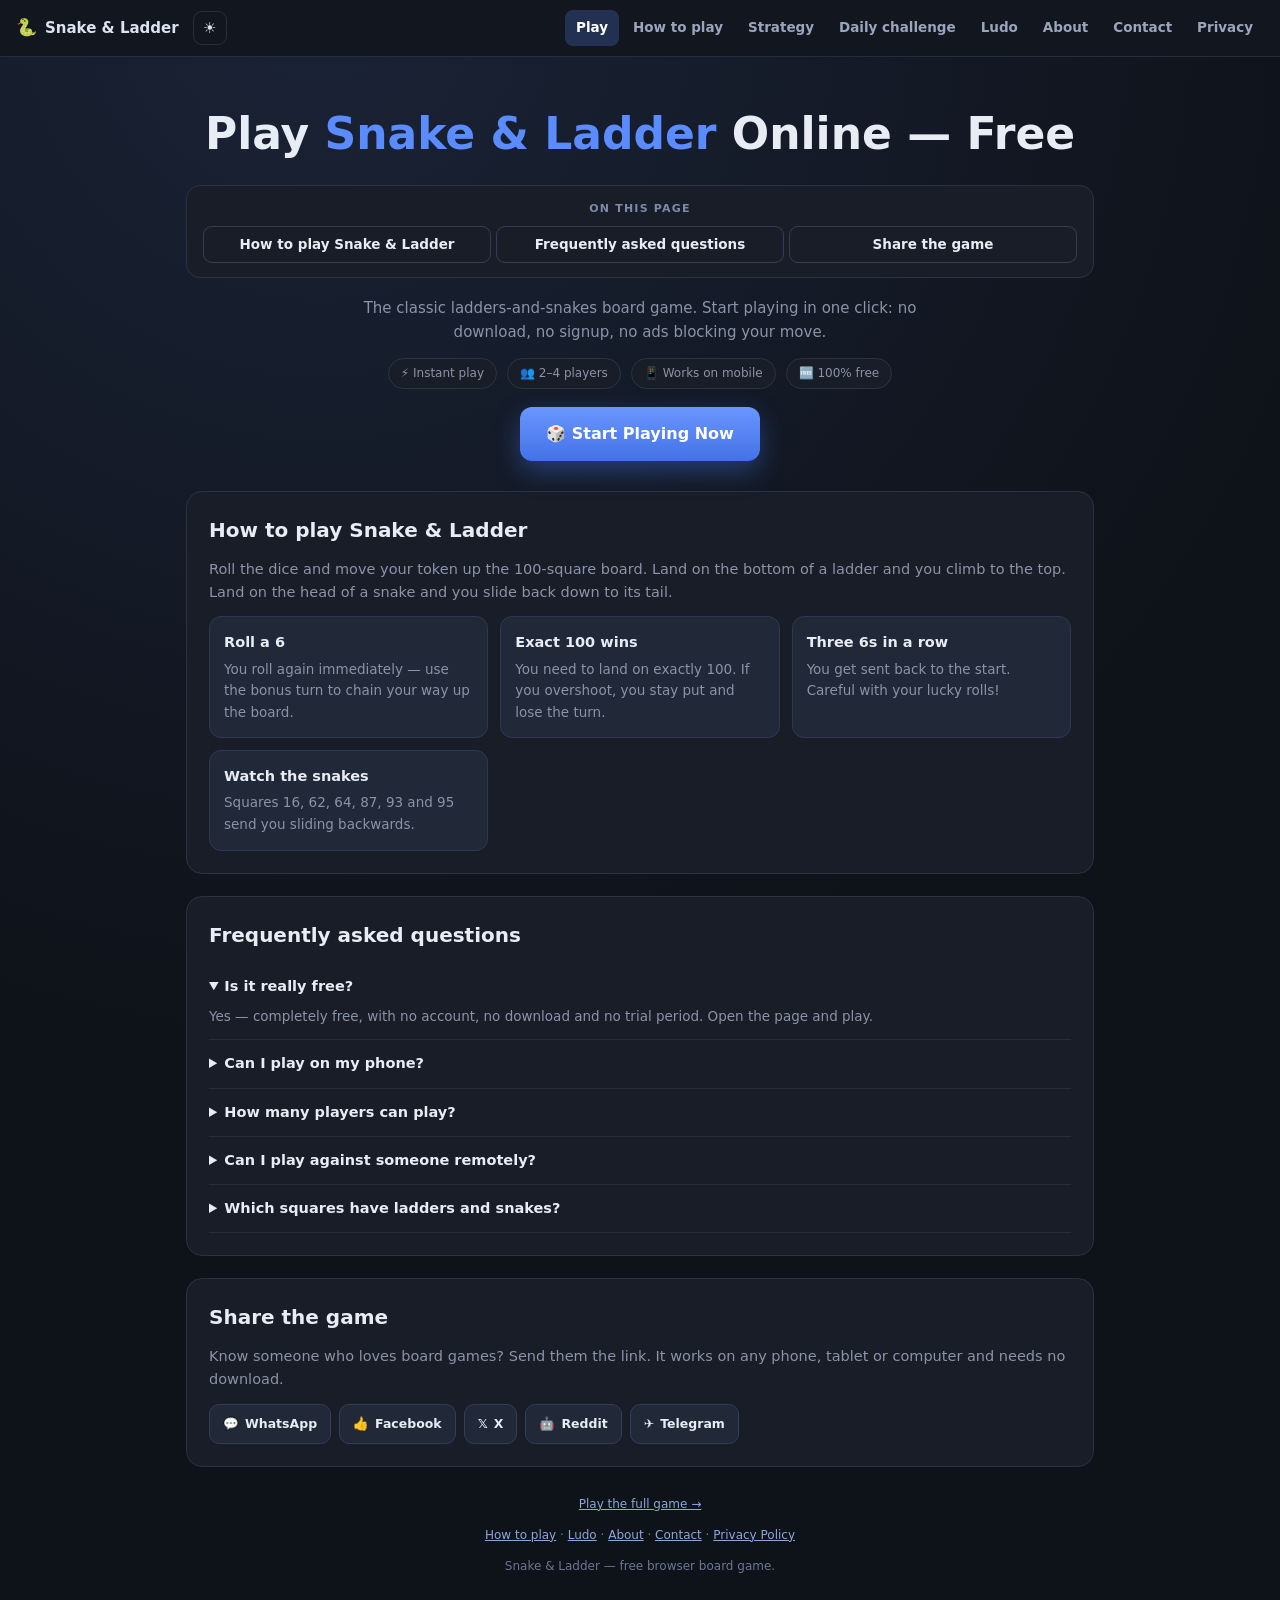
<file: play.html>
<!DOCTYPE html>
<html lang="en">
<head>
<meta charset="UTF-8" />
<meta name="viewport" content="width=device-width, initial-scale=1.0" />
<title>Play Snake &amp; Ladder Online Free — No Download, No Signup</title>
<meta name="description" content="Play Snake &amp; Ladder online for free right now. No download, no signup, no waiting. Classic ladders and snakes board game with 2-4 players." />
<meta name="keywords" content="play snake and ladder online, snake and ladder free, snakes and ladders online, play ladders and snakes" />
<meta name="author" content="ThePrabhanshu-dev" />
<meta name="robots" content="index, follow, max-image-preview:large, max-snippet:-1" />
<meta name="theme-color" content="#0e1219" />
<link rel="canonical" href="https://snake-and-ladder-2q0.pages.dev/play.html" />
<meta property="og:type" content="website" />
<meta property="og:site_name" content="Snake &amp; Ladder" />
<meta property="og:title" content="Play Snake &amp; Ladder Online Free" />
<meta property="og:description" content="No download, no signup. Play the classic ladders-and-snakes board game instantly." />
<meta property="og:url" content="https://snake-and-ladder-2q0.pages.dev/play.html" />
<meta property="og:image" content="https://snake-and-ladder-2q0.pages.dev/og-image.png" />
<meta property="og:image:width" content="1200" />
<meta property="og:image:height" content="630" />
<meta name="twitter:card" content="summary_large_image" />
<meta name="twitter:title" content="Play Snake &amp; Ladder Online Free" />
<meta name="twitter:description" content="No download, no signup. Play the classic ladders-and-snakes board game instantly." />
<meta name="twitter:image" content="https://snake-and-ladder-2q0.pages.dev/og-image.png" />
<link rel="icon" href="favicon.svg" type="image/svg+xml" />
<meta name="google-adsense-account" content="ca-pub-8439899281485854" />
<script async id="adsense-script" src="https://pagead2.googlesyndication.com/pagead/js/adsbygoogle.js?client=ca-pub-8439899281485854" crossorigin="anonymous"></script>

<script type="application/ld+json">
{
  "@context": "https://schema.org",
  "@graph": [
    {
      "@type": "FAQPage",
      "@id": "https://snake-and-ladder-2q0.pages.dev/play.html#faq",
      "mainEntity": [
        {
          "@type": "Question",
          "name": "Is it really free?",
          "acceptedAnswer": { "@type": "Answer", "text": "Yes — completely free, with no account, no download and no trial period. Open the page and play." }
        },
        {
          "@type": "Question",
          "name": "Can I play on my phone?",
          "acceptedAnswer": { "@type": "Answer", "text": "Yes. The board is fully responsive and works great on phones, tablets and desktops. Multiple players can take turns on the same device." }
        },
        {
          "@type": "Question",
          "name": "How many players can play?",
          "acceptedAnswer": { "@type": "Answer", "text": "Between 2 and 4 players. Start with 2 and use the Add Player button to bring more friends in." }
        },
        {
          "@type": "Question",
          "name": "Can I play against someone remotely?",
          "acceptedAnswer": { "@type": "Answer", "text": "Right now it is pass-and-play on one device. If you want remote play, share the link with your friends using the share buttons — each player can play their own session." }
        },
        {
          "@type": "Question",
          "name": "Which squares have ladders and snakes?",
          "acceptedAnswer": { "@type": "Answer", "text": "Ladders start at 1, 4, 9, 21, 28, 36, 51, 71 and 78. Snakes start at 16, 62, 64, 87, 93 and 95." }
        }
      ]
    },
    {
      "@type": "WebPage",
      "@id": "https://snake-and-ladder-2q0.pages.dev/play.html#webpage",
      "url": "https://snake-and-ladder-2q0.pages.dev/play.html",
      "name": "Play Snake & Ladder Online Free",
      "isPartOf": { "@id": "https://snake-and-ladder-2q0.pages.dev/#website" },
      "about": { "@id": "https://snake-and-ladder-2q0.pages.dev/#game" },
      "inLanguage": "en"
    },
    {
      "@type": "VideoGame",
      "@id": "https://snake-and-ladder-2q0.pages.dev/#game",
      "name": "Snake & Ladder",
      "url": "https://snake-and-ladder-2q0.pages.dev/",
      "image": "https://snake-and-ladder-2q0.pages.dev/og-image.png",
      "genre": ["Board Game", "Casual", "Family"],
      "gamePlatform": "Web Browser",
      "playMode": "MultiPlayer",
      "numberOfPlayers": { "@type": "QuantitativeValue", "minValue": 2, "maxValue": 4 },
      "inLanguage": "en",
      "isAccessibleForFree": true,
      "offers": { "@type": "Offer", "price": "0", "priceCurrency": "USD", "availability": "https://schema.org/InStock" }
    },
    {
      "@type": "WebSite",
      "@id": "https://snake-and-ladder-2q0.pages.dev/#website",
      "url": "https://snake-and-ladder-2q0.pages.dev/",
      "name": "Snake & Ladder Online",
      "inLanguage": "en"
    },
    {
      "@type": "BreadcrumbList",
      "@id": "https://snake-and-ladder-2q0.pages.dev/play.html#breadcrumb",
      "itemListElement": [
        { "@type": "ListItem", "position": 1, "name": "Home", "item": "https://snake-and-ladder-2q0.pages.dev/" },
        { "@type": "ListItem", "position": 2, "name": "Play", "item": "https://snake-and-ladder-2q0.pages.dev/play.html" }
      ]
    }
  ]
}
</script>
<style>
  :root { --bg:#0e1219; --panel:#181d28; --accent:#5b8cff; --text:#e8ecf5; --muted:#8b93a7; }
  * { box-sizing:border-box; }
  body {
    margin:0; background:radial-gradient(circle at 25% 0%, var(--bg-glow) 0%, var(--bg) 55%);
    color:var(--text); font-family:"Segoe UI",system-ui,-apple-system,sans-serif; line-height:1.6;
  }
  .wrap { max-width:940px; margin:0 auto; padding:24px 16px 50px; }
  .hero { text-align:center; padding:18px 0 8px; }
  .hero h1 { margin:0 0 8px; font-size:clamp(26px,5vw,44px); }
  .hero h1 span { color:var(--accent); }
  .hero p { color:var(--muted); margin:0 auto; max-width:620px; font-size:15px; }
  .cta { display:inline-flex; align-items:center; gap:9px; margin-top:18px; padding:14px 26px;
    border-radius:12px; background:linear-gradient(180deg,#6b96ff,#4472e6); color:#fff;
    font-weight:700; text-decoration:none; font-size:16px; box-shadow:0 10px 26px rgba(68,114,230,.4); }
  .cta:hover { filter:brightness(1.08); }
  .badges { display:flex; gap:10px; justify-content:center; flex-wrap:wrap; margin-top:14px; }
  .badge { font-size:12px; color:var(--muted); border:1px solid var(--line); background:var(--panel);
    padding:5px 12px; border-radius:99px; }
  .ad-slot { margin:22px 0; }
  .card { background:var(--panel); border:1px solid var(--line); border-radius:16px; padding:22px; margin:22px 0; }
  .card h2 { margin:0 0 12px; font-size:20px; }
  .card p { color:var(--muted); margin:0 0 12px; font-size:14.5px; }
  .features { display:grid; gap:12px; grid-template-columns:repeat(auto-fit,minmax(210px,1fr)); margin:0; padding:0; list-style:none; }
  .features li { background:var(--tile); border:1px solid var(--tile-line); border-radius:12px; padding:14px; font-size:13.5px; color:var(--muted); }
  .features strong { display:block; color:var(--text); font-size:14.5px; margin-bottom:4px; }
  .faq details { border-bottom:1px solid var(--line-soft); padding:12px 0; }
  .faq summary { cursor:pointer; font-weight:600; font-size:14.5px; }
  .faq p { margin:8px 0 0; color:var(--muted); font-size:13.5px; }
  .share-row { display:flex; gap:8px; flex-wrap:wrap; }
  .share-btn { display:inline-flex; align-items:center; gap:6px; padding:9px 13px; border-radius:10px;
    background:var(--tile); border:1px solid var(--line-strong); color:var(--text); text-decoration:none; font-size:12.5px; font-weight:600; }
  .share-btn:hover { border-color:var(--accent); }
  footer { text-align:center; color:var(--faint); font-size:12px; margin-top:28px; }
  footer a { color:var(--link-soft); }
</style>
  <link rel="stylesheet" href="site-ui.css?v=1.5.0" />
  <script src="site-ui.js?v=1.0.0"></script>
</head>
<body>
  <a class="skip-link" href="#main">Skip to content</a>
  <nav class="topnav" aria-label="Main">
    <a class="topnav-brand" href="index.html"><span class="topnav-emoji" aria-hidden="true">🐍</span> Snake &amp; Ladder</a>
    <div class="topnav-links">
      <a href="index.html" aria-current="page">Play</a>
      <a href="how-to-play.html">How to play</a>
      <a href="strategy.html">Strategy</a>
      <a href="daily-challenge.html">Daily challenge</a>
      <a href="ludo.html">Ludo</a>
      <a href="about.html">About</a>
      <a href="contact.html">Contact</a>
      <a href="privacy.html">Privacy</a>
    </div>
  </nav>

<div class="wrap" id="main">
  <div class="hero">
    <h1>Play <span>Snake &amp; Ladder</span> Online — Free</h1>
    <p>The classic ladders-and-snakes board game. Start playing in one click: no download, no signup, no ads blocking your move.</p>
    <div class="badges">
      <span class="badge">⚡ Instant play</span>
      <span class="badge">👥 2–4 players</span>
      <span class="badge">📱 Works on mobile</span>
      <span class="badge">🆓 100% free</span>
    </div>
    <a class="cta" href="./index.html" id="heroCta">🎲 Start Playing Now</a>
  </div>

  <div id="adTop" class="ad-slot" data-ad="top"></div>

  <div class="card">
    <h2>How to play Snake &amp; Ladder</h2>
    <p>Roll the dice and move your token up the 100-square board. Land on the bottom of a ladder and you climb to the top. Land on the head of a snake and you slide back down to its tail.</p>
    <ul class="features">
      <li><strong>Roll a 6</strong>You roll again immediately — use the bonus turn to chain your way up the board.</li>
      <li><strong>Exact 100 wins</strong>You need to land on exactly 100. If you overshoot, you stay put and lose the turn.</li>
      <li><strong>Three 6s in a row</strong>You get sent back to the start. Careful with your lucky rolls!</li>
      <li><strong>Watch the snakes</strong>Squares 16, 62, 64, 87, 93 and 95 send you sliding backwards.</li>
    </ul>
  </div>

  <div id="adMid" class="ad-slot" data-ad="side"></div>

  <div class="card">
    <h2>Frequently asked questions</h2>
    <div class="faq">
      <details open><summary>Is it really free?</summary><p>Yes — completely free, with no account, no download and no trial period. Open the page and play.</p></details>
      <details><summary>Can I play on my phone?</summary><p>Yes. The board is fully responsive and works great on phones, tablets and desktops. Multiple players can take turns on the same device.</p></details>
      <details><summary>How many players can play?</summary><p>Between 2 and 4 players. Start with 2 and use the “Add Player” button to bring more friends in.</p></details>
      <details><summary>Can I play against someone remotely?</summary><p>Right now it is pass-and-play on one device. If you want remote play, share the link with your friends using the share buttons — each player can play their own session.</p></details>
      <details><summary>Which squares have ladders and snakes?</summary><p>Ladders start at 1, 4, 9, 21, 28, 36, 51, 71 and 78. Snakes start at 16, 62, 64, 87, 93 and 95.</p></details>
    </div>
  </div>

  <div id="adFoot" class="ad-slot" data-ad="foot"></div>

  <div class="card">
    <h2>Share the game</h2>
    <p>Know someone who loves board games? Send them the link. It works on any phone, tablet or computer and needs no download.</p>
    <div id="shareRow" class="share-row"></div>
  </div>

  <footer>
    <p><a href="./index.html">Play the full game →</a></p>
    <p>
      <a href="how-to-play.html">How to play</a> ·
      <a href="ludo.html">Ludo</a> ·
      <a href="about.html">About</a> ·
      <a href="contact.html">Contact</a> ·
      <a href="privacy.html">Privacy Policy</a>
    </p>
    <p>Snake &amp; Ladder — free browser board game.</p>
  </footer>
</div>

<script src="ads.js?v=1.3.0"></script>
</body>
</html>
</file>
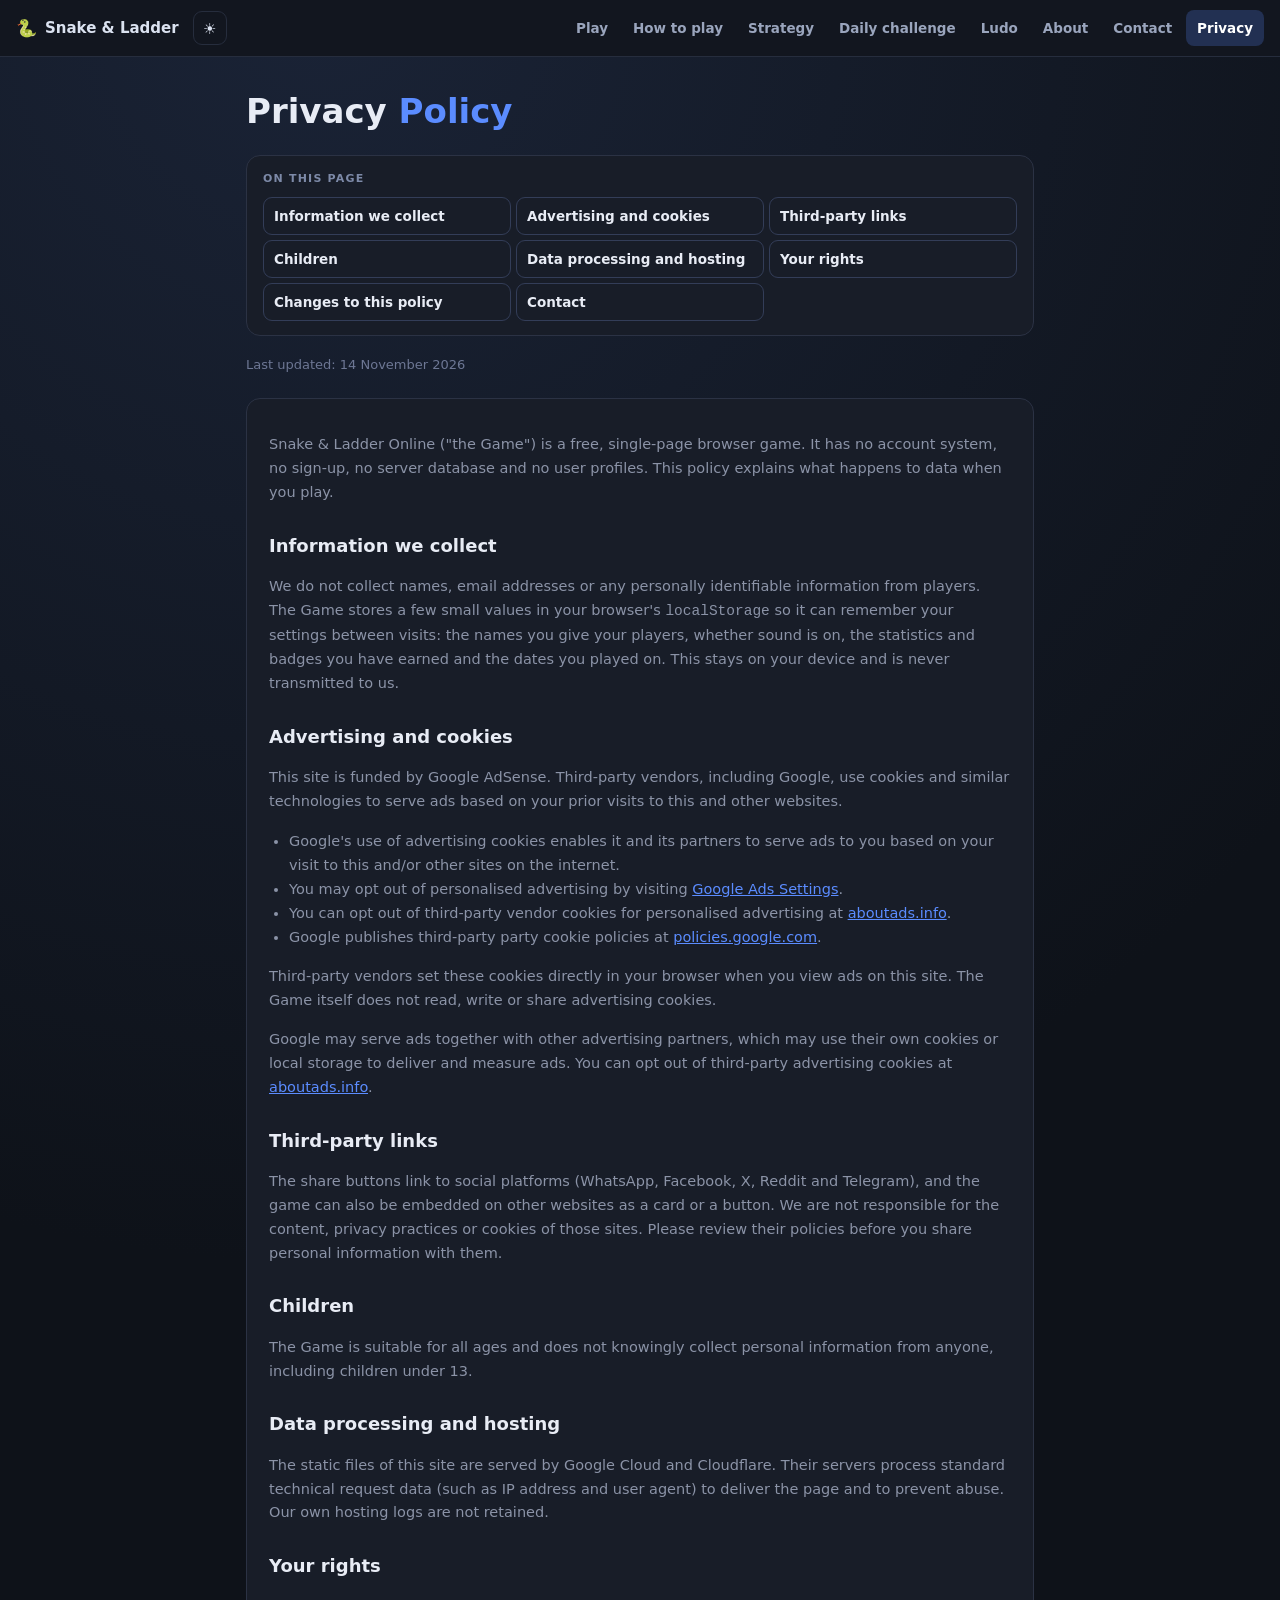
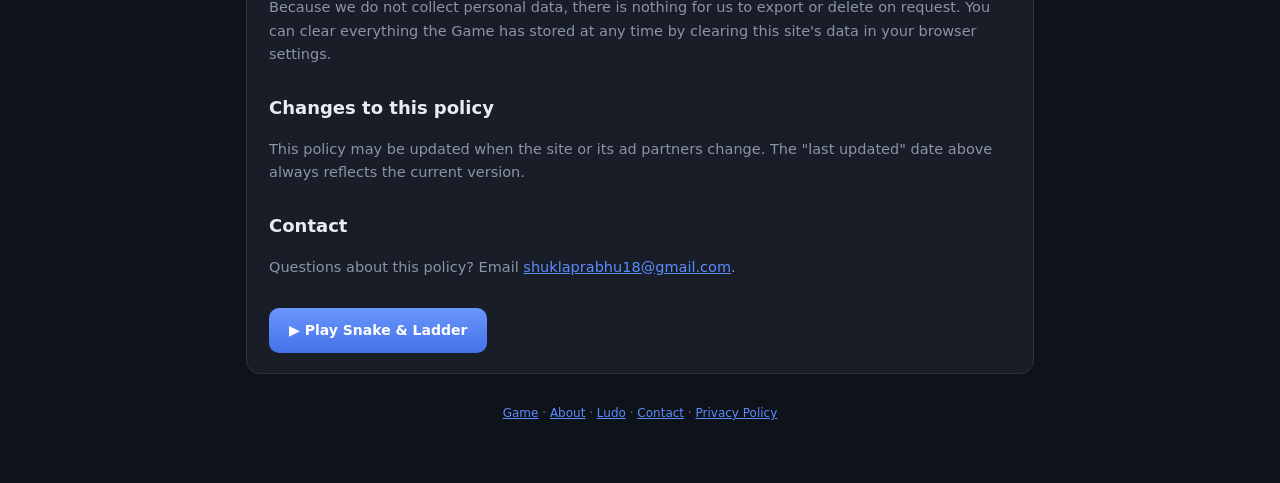
<file: privacy.html>
<!DOCTYPE html>
<html lang="en">
<head>
<meta charset="UTF-8" />
<meta name="viewport" content="width=device-width, initial-scale=1.0" />
<title>Privacy Policy — Snake &amp; Ladder Online</title>
<meta name="description" content="Privacy policy for Snake &amp; Ladder Online: what cookies we use, how Google ads are served, and how to opt out." />
<meta name="robots" content="index, follow" />
<link rel="canonical" href="https://snake-and-ladder-2q0.pages.dev/privacy.html" />
<meta property="og:type" content="website" />
<meta property="og:site_name" content="Snake &amp; Ladder" />
<meta property="og:title" content="Privacy Policy — Snake &amp; Ladder Online" />
<meta property="og:description" content="What cookies we use, how Google ads are served, and how to opt out." />
<meta property="og:url" content="https://snake-and-ladder-2q0.pages.dev/privacy.html" />
<meta property="og:image" content="https://snake-and-ladder-2q0.pages.dev/og-image.png" />
<meta property="og:image:width" content="1200" />
<meta property="og:image:height" content="630" />
<meta name="twitter:card" content="summary_large_image" />
<meta name="twitter:title" content="Privacy Policy — Snake &amp; Ladder Online" />
<meta name="twitter:description" content="What cookies we use, how Google ads are served, and how to opt out." />
<meta name="twitter:image" content="https://snake-and-ladder-2q0.pages.dev/og-image.png" />
<link rel="icon" href="favicon.svg" type="image/svg+xml" />
<meta name="google-adsense-account" content="ca-pub-8439899281485854" />
<script async id="adsense-script" src="https://pagead2.googlesyndication.com/pagead/js/adsbygoogle.js?client=ca-pub-8439899281485854" crossorigin="anonymous"></script>

<script type="application/ld+json">
{
  "@context": "https://schema.org",
  "@graph": [
    {
      "@type": "WebPage",
      "@id": "https://snake-and-ladder-2q0.pages.dev/privacy.html#webpage",
      "url": "https://snake-and-ladder-2q0.pages.dev/privacy.html",
      "name": "Privacy Policy — Snake & Ladder Online",
      "isPartOf": { "@id": "https://snake-and-ladder-2q0.pages.dev/#website" },
      "inLanguage": "en"
    },
    {
      "@type": "WebSite",
      "@id": "https://snake-and-ladder-2q0.pages.dev/#website",
      "url": "https://snake-and-ladder-2q0.pages.dev/",
      "name": "Snake & Ladder Online",
      "inLanguage": "en"
    },
    {
      "@type": "BreadcrumbList",
      "@id": "https://snake-and-ladder-2q0.pages.dev/privacy.html#breadcrumb",
      "itemListElement": [
        { "@type": "ListItem", "position": 1, "name": "Home", "item": "https://snake-and-ladder-2q0.pages.dev/" },
        { "@type": "ListItem", "position": 2, "name": "Privacy Policy", "item": "https://snake-and-ladder-2q0.pages.dev/privacy.html" }
      ]
    }
  ]
}
</script>
<style>
  :root { --bg:#0e1219; --panel:#181d28; --accent:#5b8cff; --text:#e8ecf5; --muted:#8b93a7; }
  * { box-sizing:border-box; }
  body { margin:0; background:radial-gradient(circle at 25% 0%, var(--bg-glow) 0%, var(--bg) 55%);
    color:var(--text); font-family:"Segoe UI",system-ui,-apple-system,sans-serif; line-height:1.65; }
  .wrap { max-width:820px; margin:0 auto; padding:26px 16px 60px; }
  h1 { font-size:clamp(24px,4.5vw,34px); margin:0 0 6px; }
  h1 span { color:var(--accent); }
  h2 { font-size:18px; margin:26px 0 8px; }
  p, li { color:var(--muted); font-size:14.5px; }
  ul { padding-left:20px; }
  a { color:var(--accent); }
  .updated { color:var(--faint); font-size:13px; margin:0 0 22px; }
  .card { background:var(--panel); border:1px solid var(--line); border-radius:14px; padding:20px 22px; }
  .cta { display:inline-block; margin-top:14px; padding:11px 20px; border-radius:10px; text-decoration:none;
    background:linear-gradient(180deg,#6b96ff,#4472e6); color:#fff; font-weight:700; font-size:14px; }
  footer { text-align:center; color:var(--faint); font-size:12px; margin-top:30px; }
</style>
  <link rel="stylesheet" href="site-ui.css?v=1.5.0" />
  <script src="site-ui.js?v=1.0.0"></script>
</head>
<body>
  <a class="skip-link" href="#main">Skip to content</a>
  <nav class="topnav" aria-label="Main">
    <a class="topnav-brand" href="index.html"><span class="topnav-emoji" aria-hidden="true">🐍</span> Snake &amp; Ladder</a>
    <div class="topnav-links">
      <a href="index.html">Play</a>
      <a href="how-to-play.html">How to play</a>
      <a href="strategy.html">Strategy</a>
      <a href="daily-challenge.html">Daily challenge</a>
      <a href="ludo.html">Ludo</a>
      <a href="about.html">About</a>
      <a href="contact.html">Contact</a>
      <a href="privacy.html" aria-current="page">Privacy</a>
    </div>
  </nav>

<div class="wrap" id="main">
  <h1>Privacy <span>Policy</span></h1>
  <p class="updated">Last updated: 14 November 2026</p>

  <div class="card">
    <p>Snake &amp; Ladder Online ("the Game") is a free, single-page browser game. It has no account
    system, no sign-up, no server database and no user profiles. This policy explains what happens
    to data when you play.</p>

    <h2>Information we collect</h2>
    <p>We do not collect names, email addresses or any personally identifiable information from
    players. The Game stores a few small values in your browser's <code>localStorage</code> so it can
    remember your settings between visits: the names you give your players, whether sound is on, the
    statistics and badges you have earned and the dates you played on. This stays on your device and
    is never transmitted to us.</p>

    <h2>Advertising and cookies</h2>
    <p>This site is funded by Google AdSense. Third-party vendors, including Google, use cookies and
    similar technologies to serve ads based on your prior visits to this and other websites.</p>
    <ul>
      <li>Google's use of advertising cookies enables it and its partners to serve ads to you based on
      your visit to this and/or other sites on the internet.</li>
      <li>You may opt out of personalised advertising by visiting
      <a href="https://adssettings.google.com/" target="_blank" rel="noopener">Google Ads Settings</a>.</li>
      <li>You can opt out of third-party vendor cookies for personalised advertising at
      <a href="https://www.aboutads.info/choices/" target="_blank" rel="noopener">aboutads.info</a>.</li>
      <li>Google publishes third-party party cookie policies at
      <a href="https://policies.google.com/technologies/partner-sites" target="_blank" rel="noopener">policies.google.com</a>.</li>
    </ul>
    <p>Third-party vendors set these cookies directly in your browser when you view ads on this site.
    The Game itself does not read, write or share advertising cookies.</p>
    <p>Google may serve ads together with other advertising partners, which may use their own cookies
    or local storage to deliver and measure ads. You can opt out of third-party advertising
    cookies at <a href="https://www.aboutads.info/choices/" target="_blank" rel="noopener">aboutads.info</a>.</p>

    <h2>Third-party links</h2>
    <p>The share buttons link to social platforms (WhatsApp, Facebook, X, Reddit and Telegram), and the
    game can also be embedded on other websites as a card or a button. We are not responsible for the
    content, privacy practices or cookies of those sites. Please review their policies before you share
    personal information with them.</p>

    <h2>Children</h2>
    <p>The Game is suitable for all ages and does not knowingly collect personal information from
    anyone, including children under 13.</p>

    <h2>Data processing and hosting</h2>
    <p>The static files of this site are served by Google Cloud and Cloudflare. Their servers process
    standard technical request data (such as IP address and user agent) to deliver the page and to
    prevent abuse. Our own hosting logs are not retained.</p>

    <h2>Your rights</h2>
    <p>Because we do not collect personal data, there is nothing for us to export or delete on request.
    You can clear everything the Game has stored at any time by clearing this site's data in your
    browser settings.</p>

    <h2>Changes to this policy</h2>
    <p>This policy may be updated when the site or its ad partners change. The "last updated" date above
    always reflects the current version.</p>

    <h2>Contact</h2>
    <p>Questions about this policy? Email
    <a href="mailto:shuklaprabhu18@gmail.com">shuklaprabhu18@gmail.com</a>.</p>

    <a class="cta" href="index.html">▶ Play Snake &amp; Ladder</a>
  </div>

  <footer>
    <a href="index.html">Game</a> · <a href="about.html">About</a> ·
    <a href="ludo.html">Ludo</a> ·
    <a href="contact.html">Contact</a> · <a href="privacy.html">Privacy Policy</a>
  </footer>
</div>
</body>
</html>
</file>
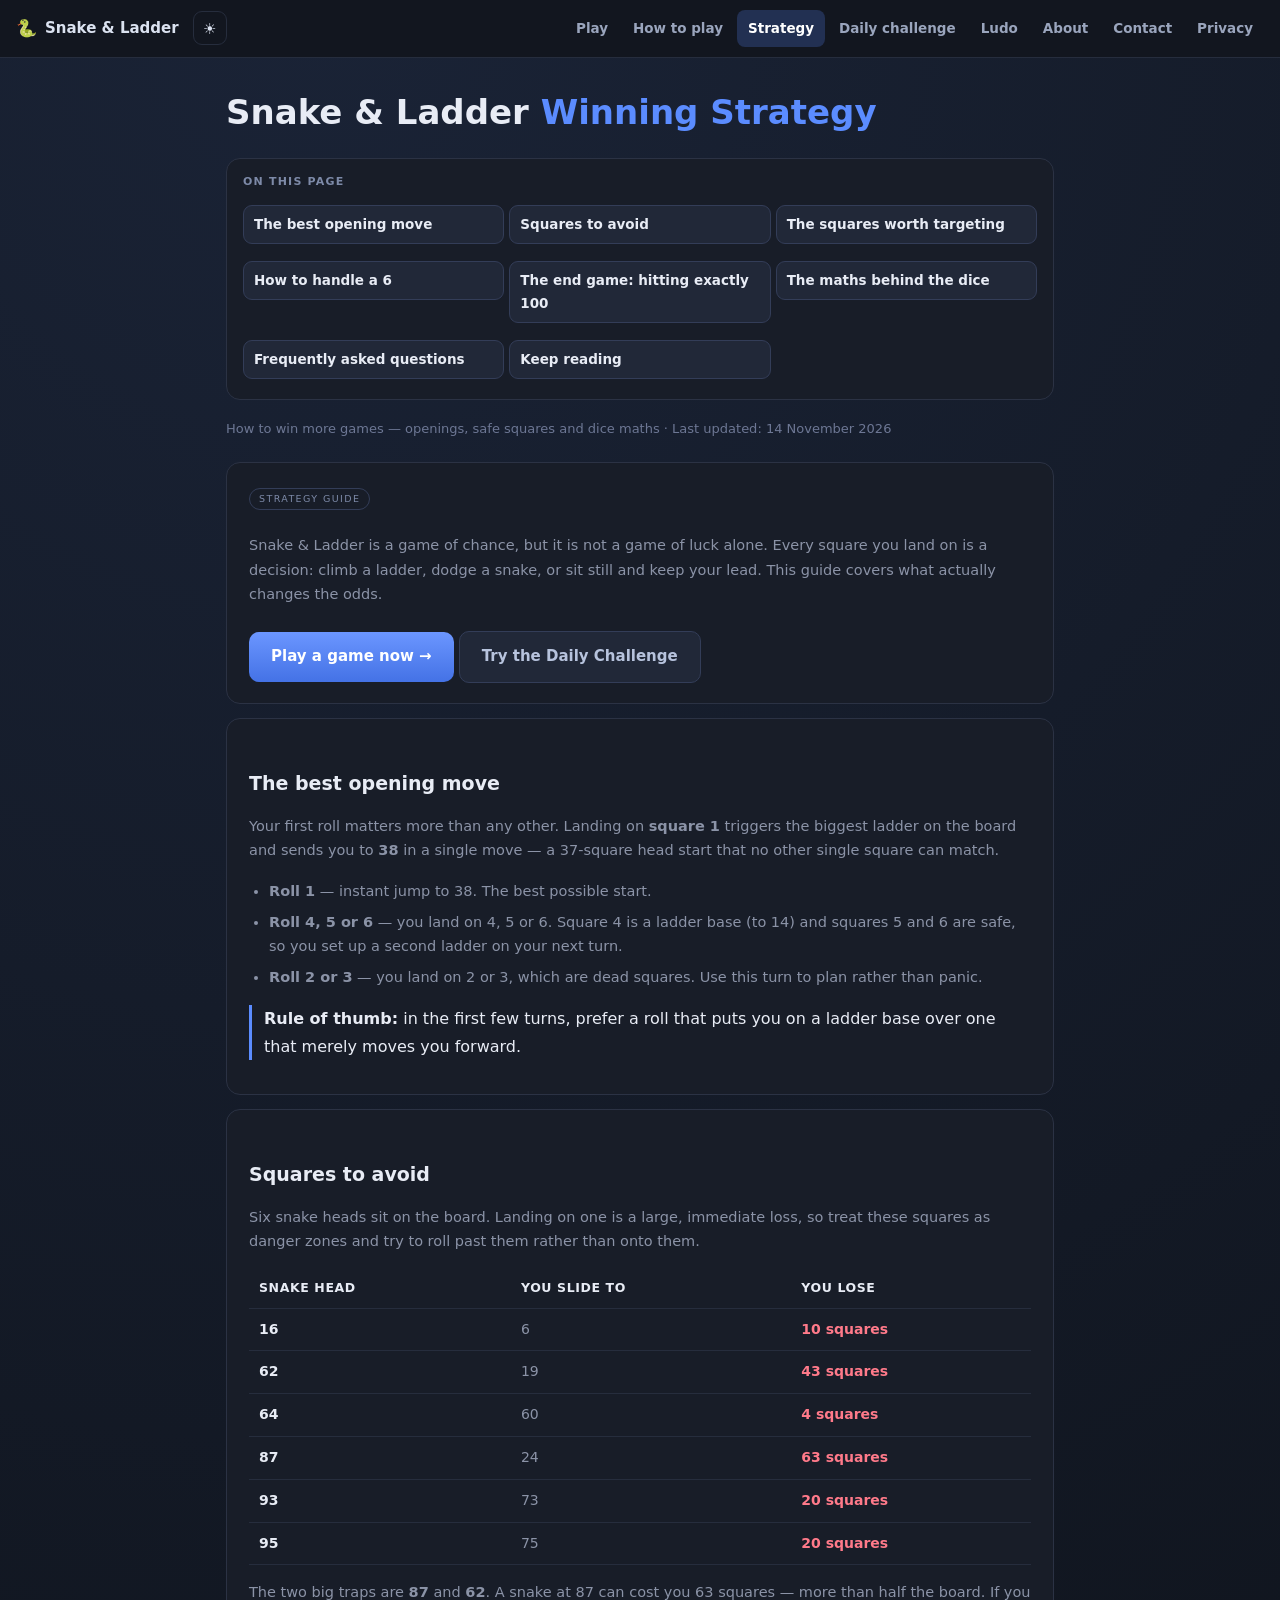
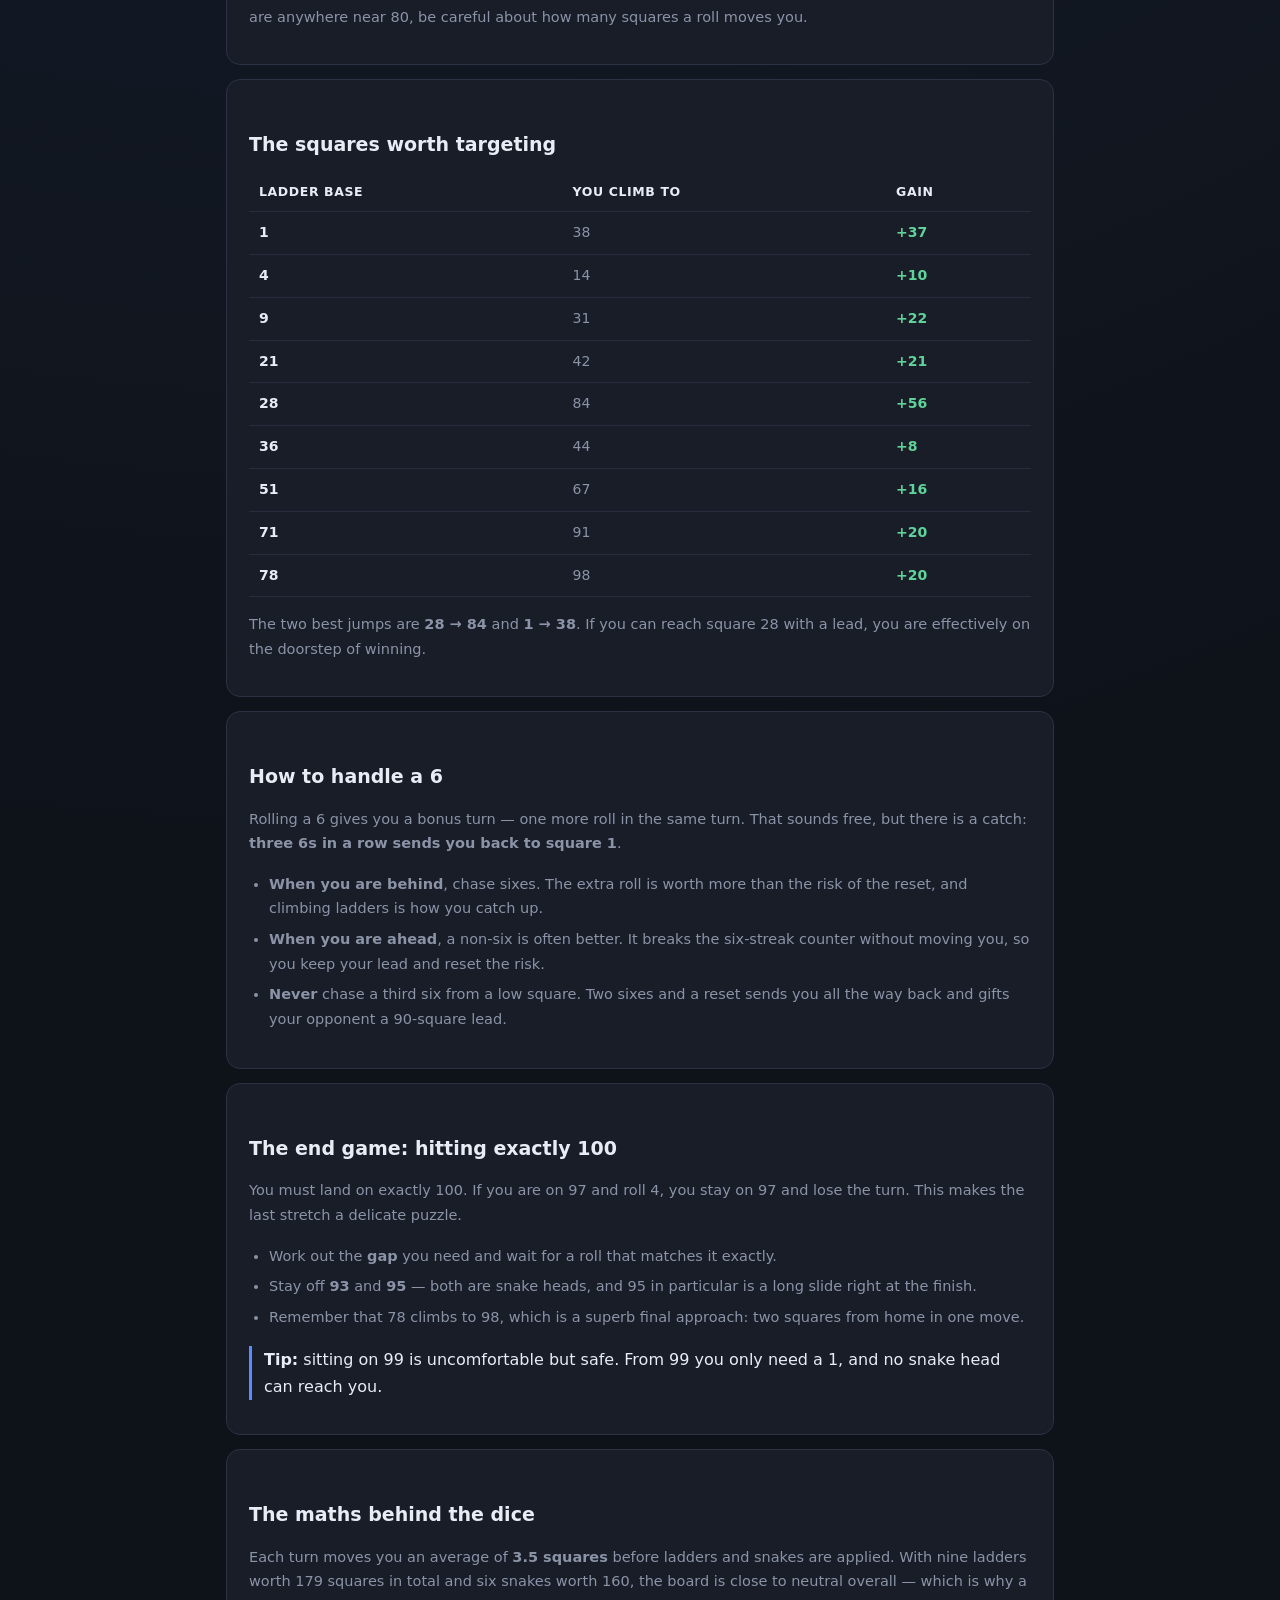
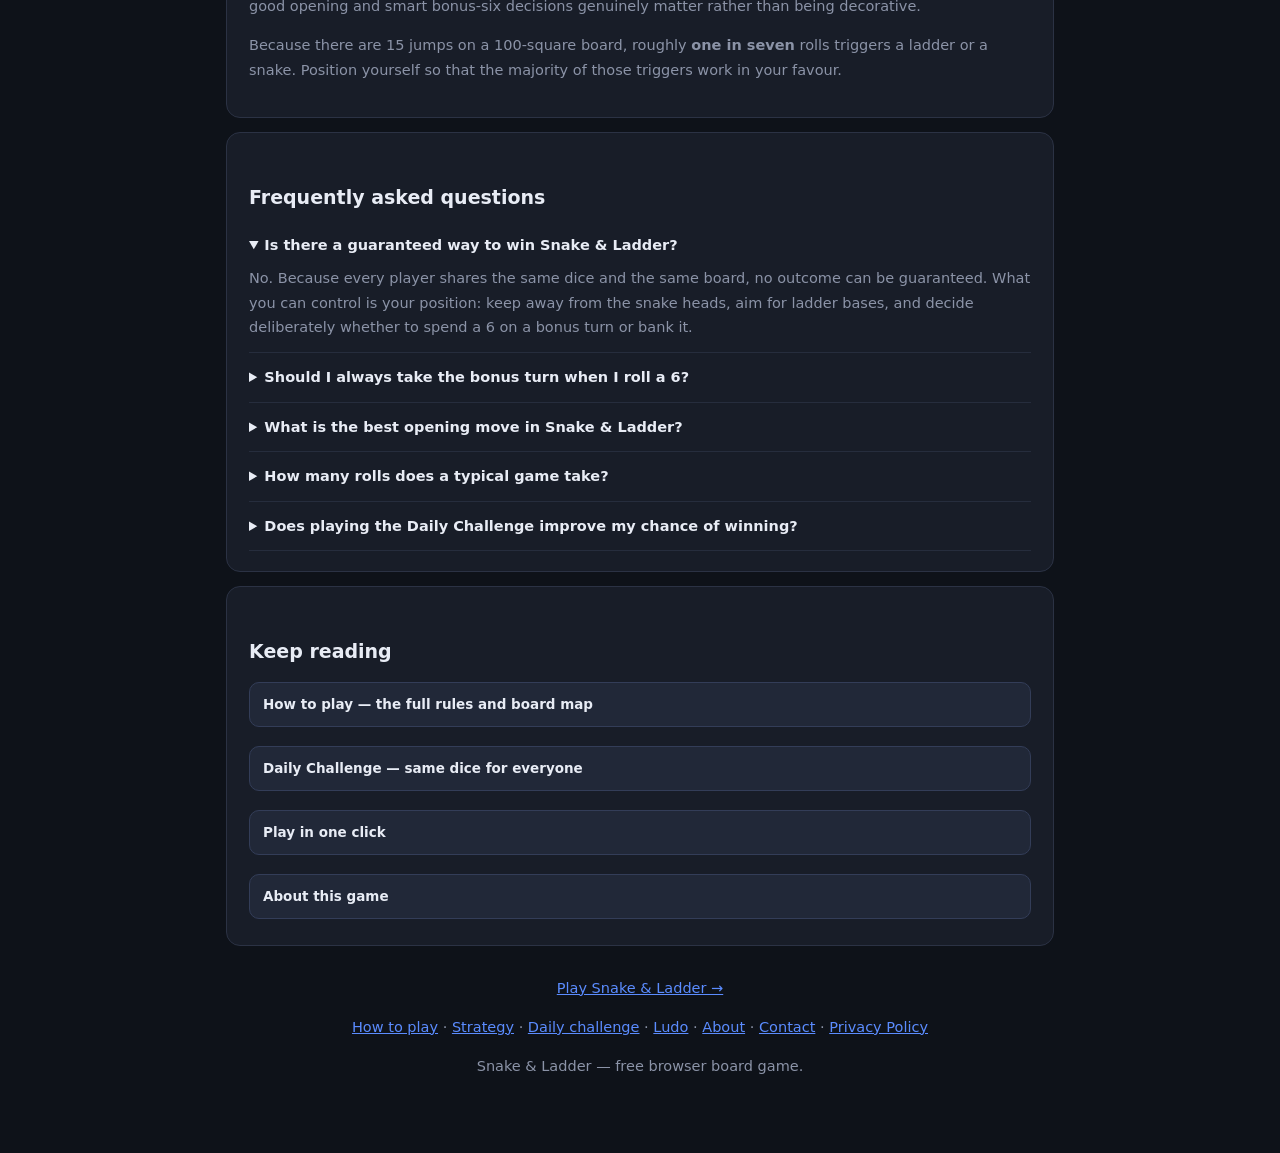
<file: strategy.html>
<!DOCTYPE html>
<html lang="en">
<head>
<meta charset="UTF-8" />
<meta name="viewport" content="width=device-width, initial-scale=1.0" />
<title>Snake &amp; Ladder Winning Strategy — How to Win More Often</title>
<meta name="description" content="Winning Snake &amp; Ladder strategy: the best openings, the squares to avoid, how to time bonus sixes and the maths behind the dice. Play smarter and win more games." />
<meta name="keywords" content="snake and ladder strategy, how to win snake and ladder, snake and ladder tips, ladders and snakes strategy, winning tips snake and ladder" />
<meta name="author" content="ThePrabhanshu-dev" />
<meta name="robots" content="index, follow, max-image-preview:large, max-snippet:-1" />
<meta name="theme-color" content="#10131a" />
<link rel="canonical" href="https://snake-and-ladder-2q0.pages.dev/strategy.html" />

<meta property="og:type" content="article" />
<meta property="og:site_name" content="Snake &amp; Ladder" />
<meta property="og:title" content="Snake &amp; Ladder Winning Strategy — How to Win More Often" />
<meta property="og:description" content="The best openings, the squares to avoid and how to time your bonus sixes." />
<meta property="og:url" content="https://snake-and-ladder-2q0.pages.dev/strategy.html" />
<meta property="og:image" content="https://snake-and-ladder-2q0.pages.dev/og-image.png" />
<meta property="og:image:width" content="1200" />
<meta property="og:image:height" content="630" />
<meta name="twitter:card" content="summary_large_image" />
<meta name="twitter:title" content="Snake &amp; Ladder Winning Strategy" />
<meta name="twitter:description" content="The best openings, the squares to avoid and how to time your bonus sixes." />
<meta name="twitter:image" content="https://snake-and-ladder-2q0.pages.dev/og-image.png" />

<link rel="icon" href="favicon.svg" type="image/svg+xml" />
<meta name="google-adsense-account" content="ca-pub-8439899281485854" />
<script async id="adsense-script" src="https://pagead2.googlesyndication.com/pagead/js/adsbygoogle.js?client=ca-pub-8439899281485854" crossorigin="anonymous"></script>

<script type="application/ld+json">
{
  "@context": "https://schema.org",
  "@graph": [
    {
      "@type": "Article",
      "@id": "https://snake-and-ladder-2q0.pages.dev/strategy.html#article",
      "headline": "Snake & Ladder Winning Strategy — How to Win More Often",
      "description": "Winning Snake & Ladder strategy: the best openings, the squares to avoid, how to time bonus sixes and the maths behind the dice.",
      "image": "https://snake-and-ladder-2q0.pages.dev/og-image.png",
      "datePublished": "2026-11-14",
      "dateModified": "2026-11-14",
      "inLanguage": "en",
      "author": { "@type": "Organization", "name": "Snake & Ladder Online", "url": "https://snake-and-ladder-2q0.pages.dev/" },
      "publisher": { "@type": "Organization", "name": "Snake & Ladder Online", "url": "https://snake-and-ladder-2q0.pages.dev/" },
      "mainEntityOfPage": { "@type": "WebPage", "@id": "https://snake-and-ladder-2q0.pages.dev/strategy.html#webpage" },
      "isPartOf": { "@type": "WebSite", "@id": "https://snake-and-ladder-2q0.pages.dev/#website" }
    },
    {
      "@type": "WebPage",
      "@id": "https://snake-and-ladder-2q0.pages.dev/strategy.html#webpage",
      "url": "https://snake-and-ladder-2q0.pages.dev/strategy.html",
      "name": "Snake & Ladder Winning Strategy",
      "isPartOf": { "@id": "https://snake-and-ladder-2q0.pages.dev/#website" },
      "inLanguage": "en"
    },
    {
      "@type": "WebSite",
      "@id": "https://snake-and-ladder-2q0.pages.dev/#website",
      "url": "https://snake-and-ladder-2q0.pages.dev/",
      "name": "Snake & Ladder Online",
      "inLanguage": "en"
    },
    {
      "@type": "BreadcrumbList",
      "@id": "https://snake-and-ladder-2q0.pages.dev/strategy.html#breadcrumb",
      "itemListElement": [
        { "@type": "ListItem", "position": 1, "name": "Home", "item": "https://snake-and-ladder-2q0.pages.dev/" },
        { "@type": "ListItem", "position": 2, "name": "Strategy", "item": "https://snake-and-ladder-2q0.pages.dev/strategy.html" }
      ]
    },
    {
      "@type": "FAQPage",
      "@id": "https://snake-and-ladder-2q0.pages.dev/strategy.html#faq",
      "mainEntity": [
        {
          "@type": "Question",
          "name": "Is there a guaranteed way to win Snake & Ladder?",
          "acceptedAnswer": { "@type": "Answer", "text": "No. Because every player shares the same dice and the same board, no outcome can be guaranteed. What you can control is your position: keep away from the snake heads, aim for ladder bases, and decide deliberately whether to spend a 6 on a bonus turn or bank it." }
        },
        {
          "@type": "Question",
          "name": "Should I always take the bonus turn when I roll a 6?",
          "acceptedAnswer": { "@type": "Answer", "text": "Not always. A bonus six is a free roll, but three sixes in a row sends you back to square 1. If you are safely parked on a high square, a non-six often keeps you ahead; if you are behind, chasing sixes is usually worth the risk." }
        },
        {
          "@type": "Question",
          "name": "What is the best opening move in Snake & Ladder?",
          "acceptedAnswer": { "@type": "Answer", "text": "Opening with a 1 lands you on the ladder at square 1 and shoots you straight to 38, which is the single biggest jump on the board. Any roll of 4, 5 or 6 also puts you on or near a ladder base, so early sixes are usually strong." }
        },
        {
          "@type": "Question",
          "name": "How many rolls does a typical game take?",
          "acceptedAnswer": { "@type": "Answer", "text": "Most games take roughly 40 to 70 rolls per player. The board has nine ladders and six snakes, so a fair share of rolls are spent climbing or sliding rather than moving." }
        },
        {
          "@type": "Question",
          "name": "Does playing the Daily Challenge improve my chance of winning?",
          "acceptedAnswer": { "@type": "Answer", "text": "It changes the maths rather than improving it. Every player in a daily challenge faces the identical dice sequence, so winning comes down purely to your decisions. It is a good way to practise openings without the randomness of a normal game." }
        }
      ]
    }
  ]
}
</script>
<style>
  :root { --bg:#0e1219; --panel:#181d28; --panel2:#212838; --accent:#5b8cff; --text:#e8ecf5; --muted:#8b93a7; }
  * { box-sizing:border-box; }
  body { margin:0; background:radial-gradient(circle at 25% 0%, var(--bg-glow) 0%, var(--bg) 55%);
    color:var(--text); font-family:"Segoe UI",system-ui,-apple-system,sans-serif; line-height:1.7; }
  .wrap { max-width:860px; margin:0 auto; padding:26px 16px 60px; }
  h1 { font-size:clamp(24px,4.5vw,34px); margin:0 0 6px; }
  h1 span { color:var(--accent); }
  h2 { font-size:19px; margin:28px 0 8px; }
  h3 { font-size:15.5px; margin:18px 0 4px; color:var(--text); }
  p, li { color:var(--muted); font-size:14.5px; }
  ul, ol { padding-left:20px; }
  li { margin:6px 0; }
  a { color:var(--accent); }
  .updated { color:var(--faint); font-size:13px; margin:0 0 22px; }
  .card { background:var(--panel); border:1px solid var(--line); border-radius:14px; padding:20px 22px; margin:0 0 14px; }
  .tag { display:inline-block; font-size:9.5px; letter-spacing:1.4px; text-transform:uppercase; color:var(--tag-text);
    border:1px solid var(--line-strong); border-radius:99px; padding:2px 9px; margin-bottom:8px; }
  .cta { display:inline-block; margin-top:10px; padding:12px 22px; border-radius:10px; text-decoration:none;
    background:linear-gradient(180deg,#6b96ff,#4472e6); color:#fff; font-weight:700; font-size:15px; }
  .cta.ghost { background:var(--panel2); border:1px solid var(--line-strong); color:var(--field-text); }
  table { width:100%; border-collapse:collapse; margin:12px 0; font-size:14px; }
  th, td { text-align:left; padding:9px 10px; border-bottom:1px solid var(--line-soft); }
  th { color:var(--text); font-size:12.5px; text-transform:uppercase; letter-spacing:.6px; }
  td { color:var(--muted); }
  td b { color:var(--text); }
  .up { color:#5fd39a; font-weight:700; }
  .down { color:#ff7a8a; font-weight:700; }
  .tip { border-left:3px solid var(--accent); padding-left:12px; margin:14px 0; }
  .tip b { color:var(--text); }
  .faq details { border-bottom:1px solid var(--line-soft); padding:12px 0; }
  .faq summary { cursor:pointer; font-weight:600; font-size:14.5px; color:var(--text); }
  .faq p { margin:8px 0 0; }
  .link-list { list-style:none; margin:0; padding:0; display:grid; gap:7px; }
  .link-list a { display:block; background:var(--panel2); border:1px solid var(--line-strong); border-radius:10px;
    padding:10px 13px; color:var(--text); text-decoration:none; font-size:13.5px; font-weight:600; }
  .link-list a:hover { border-color:var(--accent); background:var(--hover); }
  .ad-slot { margin:18px 0; }
  footer { text-align:center; color:var(--faint); font-size:12px; margin-top:30px; }
</style>
  <link rel="stylesheet" href="site-ui.css?v=1.5.0" />
  <script src="site-ui.js?v=1.0.0"></script>
</head>
<body>
  <a class="skip-link" href="#main">Skip to content</a>
  <nav class="topnav" aria-label="Main">
    <a class="topnav-brand" href="index.html"><span class="topnav-emoji" aria-hidden="true">🐍</span> Snake &amp; Ladder</a>
    <div class="topnav-links">
      <a href="index.html">Play</a>
      <a href="how-to-play.html">How to play</a>
      <a href="strategy.html" aria-current="page">Strategy</a>
      <a href="daily-challenge.html">Daily challenge</a>
      <a href="ludo.html">Ludo</a>
      <a href="about.html">About</a>
      <a href="contact.html">Contact</a>
      <a href="privacy.html">Privacy</a>
    </div>
  </nav>

<div class="wrap" id="main">
  <h1>Snake &amp; Ladder <span>Winning Strategy</span></h1>
  <p class="updated">How to win more games — openings, safe squares and dice maths · Last updated: 14 November 2026</p>

  <div class="card">
    <span class="tag">Strategy guide</span>
    <p>Snake &amp; Ladder is a game of chance, but it is not a game of luck alone. Every square you
    land on is a decision: climb a ladder, dodge a snake, or sit still and keep your lead. This
    guide covers what actually changes the odds.</p>
    <a class="cta" href="index.html">Play a game now →</a>
    <a class="cta ghost" href="daily-challenge.html">Try the Daily Challenge</a>
  </div>

  <div id="adTop" class="ad-slot" data-ad="top"></div>

  <div class="card">
    <h2>The best opening move</h2>
    <p>Your first roll matters more than any other. Landing on <b>square 1</b> triggers the biggest
    ladder on the board and sends you to <b>38</b> in a single move — a 37-square head start that no
    other single square can match.</p>
    <ul>
      <li><b>Roll 1</b> — instant jump to 38. The best possible start.</li>
      <li><b>Roll 4, 5 or 6</b> — you land on 4, 5 or 6. Square 4 is a ladder base (to 14) and
          squares 5 and 6 are safe, so you set up a second ladder on your next turn.</li>
      <li><b>Roll 2 or 3</b> — you land on 2 or 3, which are dead squares. Use this turn to plan
          rather than panic.</li>
    </ul>
    <div class="tip"><b>Rule of thumb:</b> in the first few turns, prefer a roll that puts you on a
      ladder base over one that merely moves you forward.</div>
  </div>

  <div class="card">
    <h2>Squares to avoid</h2>
    <p>Six snake heads sit on the board. Landing on one is a large, immediate loss, so treat these
    squares as danger zones and try to roll past them rather than onto them.</p>
    <table>
      <thead><tr><th>Snake head</th><th>You slide to</th><th>You lose</th></tr></thead>
      <tbody>
        <tr><td><b>16</b></td><td>6</td><td class="down">10 squares</td></tr>
        <tr><td><b>62</b></td><td>19</td><td class="down">43 squares</td></tr>
        <tr><td><b>64</b></td><td>60</td><td class="down">4 squares</td></tr>
        <tr><td><b>87</b></td><td>24</td><td class="down">63 squares</td></tr>
        <tr><td><b>93</b></td><td>73</td><td class="down">20 squares</td></tr>
        <tr><td><b>95</b></td><td>75</td><td class="down">20 squares</td></tr>
      </tbody>
    </table>
    <p>The two big traps are <b>87</b> and <b>62</b>. A snake at 87 can cost you 63 squares — more
    than half the board. If you are anywhere near 80, be careful about how many squares a roll moves
    you.</p>
  </div>

  <div class="card">
    <h2>The squares worth targeting</h2>
    <table>
      <thead><tr><th>Ladder base</th><th>You climb to</th><th>Gain</th></tr></thead>
      <tbody>
        <tr><td><b>1</b></td><td>38</td><td class="up">+37</td></tr>
        <tr><td><b>4</b></td><td>14</td><td class="up">+10</td></tr>
        <tr><td><b>9</b></td><td>31</td><td class="up">+22</td></tr>
        <tr><td><b>21</b></td><td>42</td><td class="up">+21</td></tr>
        <tr><td><b>28</b></td><td>84</td><td class="up">+56</td></tr>
        <tr><td><b>36</b></td><td>44</td><td class="up">+8</td></tr>
        <tr><td><b>51</b></td><td>67</td><td class="up">+16</td></tr>
        <tr><td><b>71</b></td><td>91</td><td class="up">+20</td></tr>
        <tr><td><b>78</b></td><td>98</td><td class="up">+20</td></tr>
      </tbody>
    </table>
    <p>The two best jumps are <b>28 → 84</b> and <b>1 → 38</b>. If you can reach square 28 with a
    lead, you are effectively on the doorstep of winning.</p>
  </div>

  <div id="adMid" class="ad-slot" data-ad="side"></div>

  <div class="card">
    <h2>How to handle a 6</h2>
    <p>Rolling a 6 gives you a bonus turn — one more roll in the same turn. That sounds free, but
    there is a catch: <b>three 6s in a row sends you back to square 1</b>.</p>
    <ul>
      <li><b>When you are behind</b>, chase sixes. The extra roll is worth more than the risk of
          the reset, and climbing ladders is how you catch up.</li>
      <li><b>When you are ahead</b>, a non-six is often better. It breaks the six-streak counter
          without moving you, so you keep your lead and reset the risk.</li>
      <li><b>Never</b> chase a third six from a low square. Two sixes and a reset sends you all the
          way back and gifts your opponent a 90-square lead.</li>
    </ul>
  </div>

  <div class="card">
    <h2>The end game: hitting exactly 100</h2>
    <p>You must land on exactly 100. If you are on 97 and roll 4, you stay on 97 and lose the turn.
    This makes the last stretch a delicate puzzle.</p>
    <ul>
      <li>Work out the <b>gap</b> you need and wait for a roll that matches it exactly.</li>
      <li>Stay off <b>93</b> and <b>95</b> — both are snake heads, and 95 in particular is a
          long slide right at the finish.</li>
      <li>Remember that 78 climbs to 98, which is a superb final approach: two squares from home
          in one move.</li>
    </ul>
    <div class="tip"><b>Tip:</b> sitting on 99 is uncomfortable but safe. From 99 you only need a 1,
      and no snake head can reach you.</div>
  </div>

  <div class="card">
    <h2>The maths behind the dice</h2>
    <p>Each turn moves you an average of <b>3.5 squares</b> before ladders and snakes are applied.
    With nine ladders worth 179 squares in total and six snakes worth 160, the board is close to
    neutral overall — which is why a good opening and smart bonus-six decisions genuinely matter
    rather than being decorative.</p>
    <p>Because there are 15 jumps on a 100-square board, roughly <b>one in seven</b> rolls triggers
    a ladder or a snake. Position yourself so that the majority of those triggers work in your
    favour.</p>
  </div>

  <div class="card">
    <h2>Frequently asked questions</h2>
    <div class="faq">
      <details open><summary>Is there a guaranteed way to win Snake &amp; Ladder?</summary><p>No. Because every player shares the same dice and the same board, no outcome can be guaranteed. What you can control is your position: keep away from the snake heads, aim for ladder bases, and decide deliberately whether to spend a 6 on a bonus turn or bank it.</p></details>
      <details><summary>Should I always take the bonus turn when I roll a 6?</summary><p>Not always. A bonus six is a free roll, but three sixes in a row sends you back to square 1. If you are safely parked on a high square, a non-six often keeps you ahead; if you are behind, chasing sixes is usually worth the risk.</p></details>
      <details><summary>What is the best opening move in Snake &amp; Ladder?</summary><p>Opening with a 1 lands you on the ladder at square 1 and shoots you straight to 38, which is the single biggest jump on the board. Any roll of 4, 5 or 6 also puts you on or near a ladder base, so early sixes are usually strong.</p></details>
      <details><summary>How many rolls does a typical game take?</summary><p>Most games take roughly 40 to 70 rolls per player. The board has nine ladders and six snakes, so a fair share of rolls are spent climbing or sliding rather than moving.</p></details>
      <details><summary>Does playing the Daily Challenge improve my chance of winning?</summary><p>It changes the maths rather than improving it. Every player in a daily challenge faces the identical dice sequence, so winning comes down purely to your decisions. It is a good way to practise openings without the randomness of a normal game.</p></details>
    </div>
  </div>

  <div id="adFoot" class="ad-slot" data-ad="foot"></div>

  <div class="card">
    <h2>Keep reading</h2>
    <ul class="link-list">
      <li><a href="how-to-play.html">How to play — the full rules and board map</a></li>
      <li><a href="daily-challenge.html">Daily Challenge — same dice for everyone</a></li>
      <li><a href="play.html">Play in one click</a></li>
      <li><a href="about.html">About this game</a></li>
    </ul>
  </div>

  <footer>
    <p><a href="index.html">Play Snake &amp; Ladder →</a></p>
    <p>
      <a href="how-to-play.html">How to play</a> ·
      <a href="strategy.html">Strategy</a> ·
      <a href="daily-challenge.html">Daily challenge</a> ·
      <a href="ludo.html">Ludo</a> ·
      <a href="about.html">About</a> ·
      <a href="contact.html">Contact</a> ·
      <a href="privacy.html">Privacy Policy</a>
    </p>
    <p>Snake &amp; Ladder — free browser board game.</p>
  </footer>
</div>

<script src="ads.js?v=1.3.0"></script>
</body>
</html>
</file>
<file: site-ui.css>
.topnav {
  --nav-bg: #12161f;
  --nav-line: #262d3d;
  --nav-text: #dbe2f0;
  --nav-muted: #9aa5bd;
  --nav-accent: #5b8cff;

  position: sticky;
  top: 0;
  z-index: 300;
  width: 100%;
  box-sizing: border-box;
  display: flex;
  align-items: center;
  gap: 14px;
  padding: 10px 16px;
  background: var(--nav-bg);
  border-bottom: 1px solid var(--nav-line);
  font-family: "Segoe UI", system-ui, -apple-system, sans-serif;
}

.topnav-brand {
  display: inline-flex;
  align-items: center;
  gap: 8px;
  flex: none;
  font-weight: 800;
  font-size: 15px;
  color: var(--nav-text);
  text-decoration: none;
  white-space: nowrap;
}
.topnav-brand:hover { color: #fff; }
.topnav-emoji { font-size: 17px; line-height: 1; }

.topnav-links {
  display: flex;
  align-items: center;
  gap: 3px;
  margin-left: auto;
  overflow-x: auto;
  scrollbar-width: none;
  -ms-overflow-style: none;
}
.topnav-links::-webkit-scrollbar { display: none; }

.topnav-links a {
  flex: none;
  padding: 7px 11px;
  border-radius: 8px;
  color: var(--nav-muted);
  font-size: 13.5px;
  font-weight: 600;
  text-decoration: none;
  white-space: nowrap;
}
.topnav-links a:hover { color: #fff; background: #1c2230; }
.topnav-links a[aria-current="page"] { color: #fff; background: #223052; }

@media (max-width: 680px) {
  .topnav { flex-wrap: wrap; gap: 8px; padding: 9px 12px; }
  .topnav-links { margin-left: 0; width: 100%; }
}

.skip-link {
  position: absolute;
  left: -9999px;
  top: 0;
  z-index: 999;
  padding: 10px 16px;
  background: #5b8cff;
  color: #fff;
  font-weight: 700;
  font-size: 14px;
  text-decoration: none;
  border-radius: 0 0 10px 0;
}
.skip-link:focus { left: 0; }

:focus-visible {
  outline: 3px solid #7aa2ff;
  outline-offset: 2px;
}

.ad-slot:empty { display: none; }

.noscript-note {
  width: 100%;
  max-width: 960px;
  margin: 16px auto 0;
  padding: 14px 16px;
  border-radius: 12px;
  background: var(--panel);
  border: 1px solid var(--line);
  color: var(--muted);
  font-size: 14px;
  line-height: 1.6;
}
.noscript-note b { color: var(--text); }

@media (prefers-reduced-motion: reduce) {
  *, *::before, *::after {
    animation-duration: .01ms !important;
    animation-iteration-count: 1 !important;
    transition-duration: .01ms !important;
    scroll-behavior: auto !important;
  }
}

:root {
  --line: #2b3244;
  --line-soft: #262d3d;
  --line-strong: #333d58;
  --field: #121824;
  --field-text: #b7c3dd;
  --tag-text: #7d8aa8;
  --faint: #6d7794;
  --link-soft: #8fa6d8;
  --hover: #263049;
  --tile: #212838;
  --tile-line: #2f3852;
  --bg-glow: #1a2336;
  --bar-bg: rgba(25, 29, 39, .96);
  --overlay-bg: rgba(8, 10, 16, .82);
  --toast-bg: linear-gradient(180deg, #232c42, #1b2130);
  --toast-line: #3a465f;
  --toast-win: #9df0c8;
  --toast-bad: #ffc0c5;
  --toast-trophy: #ffe6a8;
  --shadow-panel: 0 18px 40px rgba(0, 0, 0, .45);
}

html[data-theme="light"] {
  --bg: #f4f6fb;
  --panel: #ffffff;
  --panel2: #eef1f8;
  --accent: #2f5fd0;
  --text: #16202f;
  --muted: #55607a;

  --line: #d9e0ec;
  --line-soft: #e6ebf3;
  --line-strong: #c3ccdd;
  --field: #ffffff;
  --field-text: #3d4761;
  --tag-text: #5d6880;
  --faint: #6b7488;
  --link-soft: #2f5fd0;
  --hover: #e4eaf8;
  --tile: #ffffff;
  --tile-line: #dbe2ee;
  --bg-glow: #dde7fb;

  --bar-bg: rgba(255, 255, 255, .96);
  --overlay-bg: rgba(22, 28, 40, .55);
  --toast-bg: linear-gradient(180deg, #ffffff, #f2f5fb);
  --toast-line: #c9d2e2;
  --toast-win: #0f7a52;
  --toast-bad: #b42318;
  --toast-trophy: #8a5a00;

  --ladder-color: #1d7fa8;
  --snake-color: #cf4453;

  --shadow-panel: 0 18px 40px rgba(24, 33, 56, .12);
}

html[data-theme="light"] .topnav {
  --nav-bg: #ffffff;
  --nav-line: #e3e8f2;
  --nav-text: #16202f;
  --nav-muted: #55607a;
  --nav-accent: #2f5fd0;
}
html[data-theme="light"] .topnav-links a:hover { background: #eef2fb; }
html[data-theme="light"] .topnav-links a[aria-current="page"] { background: #e3ebfd; }

html[data-theme="light"] .card,
html[data-theme="light"] .panel,
html[data-theme="light"] .board-shell,
html[data-theme="light"] .promo-section,
html[data-theme="light"] .explorer,
html[data-theme="light"] .chip,
html[data-theme="light"] .win-card,
html[data-theme="light"] .engage-card {
  border-color: var(--line);
}
html[data-theme="light"] .board-shell,
html[data-theme="light"] .win-card { box-shadow: var(--shadow-panel); }

html[data-theme="light"] input,
html[data-theme="light"] textarea,
html[data-theme="light"] code {
  background: var(--field);
  border-color: var(--line-strong);
  color: var(--text);
}
html[data-theme="light"] code { color: var(--field-text); }

html[data-theme="light"] .tag,
html[data-theme="light"] .engage-label {
  color: var(--tag-text);
  border-color: var(--line-strong);
}
html[data-theme="light"] .engage-hint,
html[data-theme="light"] .updated,
html[data-theme="light"] footer,
html[data-theme="light"] .footer,
html[data-theme="light"] footer.site-footer { color: var(--faint); }

html[data-theme="light"] .cta.ghost,
html[data-theme="light"] button.ghost {
  background: var(--panel2);
  border-color: var(--line-strong);
  color: var(--field-text);
}
html[data-theme="light"] .link-list a,
html[data-theme="light"] .share-btn,
html[data-theme="light"] .quiz-option,
html[data-theme="light"] .badge {
  background: var(--panel2);
  border-color: var(--line-strong);
  color: var(--text);
}
html[data-theme="light"] .link-list a:hover,
html[data-theme="light"] .share-btn:hover,
html[data-theme="light"] .quiz-option:hover:not(:disabled),
html[data-theme="light"] .chip:hover,
html[data-theme="light"] .chip[aria-pressed="true"],
html[data-theme="light"] .player.active,
html[data-theme="light"] .player-row.active,
html[data-theme="light"] .pname:hover:not(:disabled) {
  background: var(--hover);
  border-color: var(--accent);
}
html[data-theme="light"] .features li,
html[data-theme="light"] .grid li,
html[data-theme="light"] .streak-day,
html[data-theme="light"] .explorer-num {
  background: var(--tile);
  border-color: var(--tile-line);
}
html[data-theme="light"] .trophy { background: var(--panel2); border-color: var(--line-strong); }
html[data-theme="light"] .trophy.unlocked { background: #fff7e2; border-color: #e8c471; }
html[data-theme="light"] .msg { background: var(--panel2); }
html[data-theme="light"] .faq details,
html[data-theme="light"] th,
html[data-theme="light"] td { border-color: var(--line-soft); }
html[data-theme="light"] .toast { background: var(--toast-bg); border-color: var(--toast-line); }
html[data-theme="light"] .toast.win { color: var(--toast-win); }
html[data-theme="light"] .toast.bad { color: var(--toast-bad); }
html[data-theme="light"] .toast.trophy { color: var(--toast-trophy); }
html[data-theme="light"] .quiz-option.right { color: var(--toast-win); }
html[data-theme="light"] .quiz-option.wrong { color: var(--toast-bad); }
html[data-theme="light"] .streak-day.on { color: var(--toast-win); }
html[data-theme="light"] .footer a,
html[data-theme="light"] footer a,
html[data-theme="light"] .site-nav a { color: var(--link-soft); }
html[data-theme="light"] .site-nav a:hover { color: var(--accent); }

html[data-theme="light"] #dice .pip { background: #1b2130; }
html[data-theme="light"] .win-overlay { background: var(--overlay-bg); }
html[data-theme="light"] .controls { background: var(--bar-bg); border-top-color: var(--line); }
html[data-theme="light"] .pname:hover:not(:disabled) { background: var(--line); border-color: var(--line-strong); }

html[data-theme="light"] .board { background: #dde3ee; }
html[data-theme="light"] .cell { background: #ffffff; color: #56617a; }
html[data-theme="light"] .cell.light { background: #e7ecf6; color: #414c63; }
html[data-theme="light"] .cell.start { color: #2f5fd0; }
html[data-theme="light"] .cell.finish { color: #8a5a00; }
html[data-theme="light"] .cell.hit { background: #cddcff; }

html[data-theme="light"] .date-chip { color: #2f5fd0; border-color: var(--line-strong); }
html[data-theme="light"] .up { color: #0f7a52; }
html[data-theme="light"] .down { color: #b42318; }

html[data-theme="light"] .msg { background: var(--panel2); color: var(--text); }
html[data-theme="light"] .cell-home { box-shadow: inset 0 0 0 1px rgba(0, 0, 0, .12); }

html[data-theme="light"] .loader { background: radial-gradient(circle at 30% 20%, #ffffff 0%, #e7ecf6 60%); }
html[data-theme="light"] .loader-status { color: #55607a; }
html[data-theme="light"] .loader-tip { color: #6b7488; }
html[data-theme="light"] .loader-skip { border-color: #c3ccdd; color: #55607a; }
html[data-theme="light"] .loader-skip:hover { background: #eef2fb; color: #16202f; }
html[data-theme="light"] .loader-track { background: #e3e8f2; border-color: #c9d2e2; }

.topnav-theme {
  flex: none;
  width: 34px;
  height: 34px;
  display: inline-flex;
  align-items: center;
  justify-content: center;
  padding: 0;
  border-radius: 9px;
  border: 1px solid var(--nav-line);
  background: transparent;
  color: var(--nav-text);
  font-size: 15px;
  line-height: 1;
  cursor: pointer;
  transition: background .15s, border-color .15s;
}
.topnav-theme:hover { background: #1c2230; border-color: var(--nav-accent); }
html[data-theme="light"] .topnav-theme:hover { background: #eef2fb; }

@media (max-width: 680px) {
  .topnav-theme { order: 2; }
  .topnav-links { order: 1; }
}

.toc {
  display: block;
  background: var(--panel);
  border: 1px solid var(--line);
  border-radius: 14px;
  padding: 14px 16px;
  margin: 16px 0 18px;
}
.toc-title {
  display: block;
  font-size: 11px;
  letter-spacing: 1.2px;
  text-transform: uppercase;
  color: var(--tag-text);
  margin-bottom: 8px;
}
.toc ul {
  list-style: none;
  margin: 0;
  padding: 0;
  display: grid;
  gap: 5px;
  grid-template-columns: repeat(auto-fit, minmax(210px, 1fr));
}
.toc a {
  display: block;
  color: var(--text);
  text-decoration: none;
  font-size: 13.5px;
  font-weight: 600;
  padding: 7px 10px;
  border-radius: 9px;
  background: var(--panel2);
  border: 1px solid var(--line-strong);
}
.toc a:hover { border-color: var(--accent); background: var(--hover); }

.toc-sub {
  display: grid;
  gap: 4px;
  margin-top: 5px;
}
.toc-sub a {
  font-size: 12.5px;
  font-weight: 500;
  padding: 5px 10px;
  background: transparent;
  border-color: transparent;
  color: var(--muted);
}
.toc-sub a:hover { background: var(--hover); color: var(--text); border-color: var(--line-strong); }

.toc a { scroll-margin-top: 70px; }
:target { scroll-margin-top: 70px; }

.to-top {
  position: fixed;
  right: 16px;
  bottom: 18px;
  z-index: 210;
  width: 42px;
  height: 42px;
  padding: 0;
  border-radius: 50%;
  font-size: 19px;
  line-height: 1;
  background: var(--panel);
  color: var(--text);
  border: 1px solid var(--line-strong);
  box-shadow: 0 8px 22px rgba(0, 0, 0, .35);
  opacity: 0;
  visibility: hidden;
  transform: translateY(10px);
  transition: opacity .2s, transform .2s, visibility .2s;
}
.to-top.show { opacity: 1; visibility: visible; transform: none; }
.to-top:hover { border-color: var(--accent); }

body.has-game-bar .to-top { bottom: 100px; }
@media (max-width: 819px) {
  body.has-game-bar .to-top { bottom: 100px; right: 12px; }
}
</file>
<file: snake-ladder.css>
:root {
    --bg: #10131a;
    --panel: #191d27;
    --panel2: #222836;
    --accent: #5b8cff;
    --p1: #ff5f6d;
    --p2: #3ddc97;
    --p3: #ffd166;
    --p4: #c08bff;
    --text: #e8ecf5;
    --muted: #8b93a7;
    --ladder-color: #4cc9f0;
    --snake-color: #ff7a7a;
  }
* { box-sizing: border-box; }
body {
    margin: 0;
    min-height: 100vh;
    background: radial-gradient(circle at 20% 10%, var(--bg-glow) 0%, var(--bg) 55%);
    color: var(--text);
    font-family: "Segoe UI", system-ui, -apple-system, sans-serif;
    display: flex;
    flex-direction: column;
    align-items: center;
  }
.wrap { width: 100%; max-width: 960px; padding: 20px 14px 40px; }
header { text-align: center; margin-bottom: 16px; }
h1 {
    margin: 0 0 4px;
    font-size: clamp(22px, 4vw, 34px);
    letter-spacing: 1px;
  }
h1 span { color: var(--accent); }
.sub { color: var(--muted); font-size: 13px; }
.layout { display: grid; gap: 18px; grid-template-columns: 1fr; }
@media (min-width: 820px) { .layout { grid-template-columns: minmax(0,1fr) 280px; } }
.board-shell {
    background: var(--panel);
    border: 1px solid var(--line);
    border-radius: 16px;
    padding: 12px;
    box-shadow: 0 18px 40px rgba(0,0,0,.45);
  }

.turn-banner {
  display: flex;
  align-items: center;
  gap: 9px;
  margin-bottom: 10px;
  padding: 8px 12px;
  border-radius: 10px;
  background: var(--panel2);
  border: 1px solid var(--line);
  font-size: 13px;
  font-weight: 700;
  color: var(--text);
}
.turn-dot {
  width: 13px;
  height: 13px;
  border-radius: 50%;
  flex: none;
  border: 2px solid rgba(255,255,255,.75);
}
.turn-dot.p1 { background: var(--p1); }
.turn-dot.p2 { background: var(--p2); }
.turn-dot.p3 { background: var(--p3); }
.turn-dot.p4 { background: var(--p4); }
.turn-banner.over { border-color: var(--accent); }
.board {
    position: relative;
    width: 100%;
    aspect-ratio: 1 / 1;
    border-radius: 10px;
    overflow: hidden;
    background: #222836;
    display: grid;
    grid-template-columns: repeat(10, 1fr);
    grid-template-rows: repeat(10, 1fr);
    gap: 2px;
    padding: 2px;
  }
.cell {
    position: relative;
    border-radius: 5px;
    background: #2f3648;
    display: flex;
    align-items: center;
    justify-content: center;
    font-size: clamp(9px, 1.4vw, 13px);
    font-weight: 600;
    color: #aab4ca;
    user-select: none;
  }
.cell.light { background: #39415a; color: #c3cde0; }
.cell.start { box-shadow: inset 0 0 0 2px var(--accent); color: #a9c2ff; font-weight: 700; }
.cell.finish { box-shadow: inset 0 0 0 2px #ffd166; color: #ffe29a; font-weight: 700; }
.cell.hit { animation: flash .5s ease; }
@keyframes flash { 0%{transform:scale(1)} 50%{transform:scale(1.18); background:#5a678c} 100%{transform:scale(1)} }
.link {
    position: absolute;
    inset: 0;
    display: flex;
    align-items: center;
    justify-content: center;
    pointer-events: none;
  }
.link svg { width: 100%; height: 100%; }
.links { position: absolute; inset: 0; pointer-events: none; z-index: 1; }
.tokens { position: absolute; inset: 0; pointer-events: none; z-index: 2; }
.token {
    position: absolute;
    width: 9%;
    height: 9%;
    border-radius: 50%;
    border: 2px solid rgba(255,255,255,.85);
    transform: translate(-50%, -50%);
    transition: left .22s cubic-bezier(.34,1.4,.64,1), top .22s cubic-bezier(.34,1.4,.64,1);
    display: flex; align-items: center; justify-content: center;
    font-size: clamp(7px, 1.1vw, 11px);
    font-weight: 800;
    color: #fff;
    text-shadow: 0 1px 2px rgba(0,0,0,.5);
    box-shadow: 0 3px 8px rgba(0,0,0,.45);
  }
.token.p1 { background: var(--p1); }
.token.p2 { background: var(--p2); }
.token.p3 { background: var(--p3); }
.token.p4 { background: var(--p4); }
.token.off { display: none; }
.panel {
    background: var(--panel);
    border: 1px solid var(--line);
    border-radius: 16px;
    padding: 16px;
    display: flex;
    flex-direction: column;
    gap: 14px;
  }
.players { display: flex; flex-direction: column; gap: 10px; }
.player {
    display: flex; align-items: center; gap: 10px;
    background: var(--panel2);
    border: 1px solid transparent;
    border-radius: 12px;
    padding: 10px 12px;
    transition: border-color .2s, background .2s;
  }
.player.active { border-color: var(--accent); background: var(--hover); }
.dot { width: 18px; height: 18px; border-radius: 50%; border: 2px solid rgba(255,255,255,.7); flex: none; }
.dot.p1 { background: var(--p1); }
.dot.p2 { background: var(--p2); }
.dot.p3 { background: var(--p3); }
.dot.p4 { background: var(--p4); }
.pname {
    flex: 1;
    min-width: 0;
    font-weight: 600;
    font-size: 14px;
    text-align: left;
    padding: 3px 6px;
    background: transparent;
    border: 1px solid transparent;
    color: var(--text);
    font-family: inherit;
    box-shadow: none;
    border-radius: 8px;
    overflow: hidden;
    text-overflow: ellipsis;
    white-space: nowrap;
  }
.pname:hover:not(:disabled) {
    background: var(--line);
    border-color: #3b465e;
    filter: none;
  }
.pname:focus-visible { border-color: var(--accent); }
.pos { font-size: 12px; color: var(--muted); }
.dice-box { text-align: center; }
.dice {
    width: 74px; height: 74px; margin: 0 auto 8px;
    border-radius: 16px;
    background: var(--panel2);
    border: 1px solid var(--line-strong);
    display: grid;
    grid-template-columns: repeat(3, 1fr);
    grid-template-rows: repeat(3, 1fr);
    padding: 10px;
    box-shadow: inset 0 -4px 0 rgba(0,0,0,.35), 0 8px 18px rgba(0,0,0,.35);
    transition: transform .2s;
  }
.dice.rolling { animation: shake .5s infinite; }
@keyframes shake {
    0%,100% { transform: rotate(0) scale(1); }
    25% { transform: rotate(-9deg) scale(1.05); }
    75% { transform: rotate(9deg) scale(1.05); }
  }
.pip { width: 12px; height: 12px; border-radius: 50%; background: #eef2ff; justify-self: center; align-self: center; opacity: 0; }
.pip.on { opacity: 1; }
.dice-label { font-size: 13px; color: var(--muted); min-height: 18px; }
button {
    font: inherit;
    cursor: pointer;
    border: none;
    border-radius: 10px;
    padding: 12px 16px;
    font-weight: 700;
    color: #fff;
    background: linear-gradient(180deg, #6b96ff, #4472e6);
    box-shadow: 0 6px 14px rgba(68,114,230,.35);
    transition: transform .12s, filter .12s;
  }
button:hover:not(:disabled) { filter: brightness(1.08); }
button:active:not(:disabled) { transform: translateY(1px); }
button:disabled { opacity: .5; cursor: not-allowed; }
button.ghost { background: var(--panel2); box-shadow: none; border: 1px solid var(--line-strong); }
.msg {
    min-height: 44px;
    font-size: 13px;
    color: var(--muted);
    background: var(--panel2);
    border-radius: 10px;
    padding: 10px 12px;
    line-height: 1.4;
  }
.msg b { color: var(--text); }
.legend { font-size: 11.5px; color: var(--muted); line-height: 1.6; }
.legend .l { display: inline-block; width: 10px; height: 10px; border-radius: 3px; margin-right: 5px; vertical-align: middle; }
.l.ladder { background: #4cc9f0; }
.l.snake { background: #ff7a7a; }
.rules { font-size: 12px; color: var(--muted); line-height: 1.7; }
.rules li { margin-bottom: 2px; }
.rules ul { margin: 8px 0 0; padding-left: 18px; }
.rules summary {
    cursor: pointer;
    font-weight: 700;
    font-size: 13.5px;
    color: var(--text);
    list-style: none;
    display: flex;
    align-items: center;
    gap: 6px;
  }
.rules summary::-webkit-details-marker { display: none; }
.rules summary::before {
    content: "▸";
    color: var(--accent);
    transition: transform .15s;
  }
.rules[open] summary::before { content: "▾"; }
.rules summary:hover { color: var(--accent); }

  .loader {
    position: fixed;
    inset: 0;
    z-index: 9999;
    display: flex;
    align-items: center;
    justify-content: center;
    background: radial-gradient(circle at 30% 20%, #1d2740 0%, #0d1017 60%);
    opacity: 0;
    transition: opacity .45s ease, visibility .45s;
    overflow: hidden;
  }
.loader.show { opacity: 1; visibility: visible; }
.loader.done { opacity: 0; visibility: hidden; pointer-events: none; }
.loader-canvas { position: absolute; inset: 0; width: 100%; height: 100%; }
.loader-inner {
    position: relative;
    z-index: 2;
    width: min(560px, 92vw);
    text-align: center;
    padding: 24px;
  }
.loader-logo {
    display: flex;
    align-items: center;
    justify-content: center;
    gap: 12px;
    margin-bottom: 6px;
  }
.loader-logo-snake, .loader-logo-dice { font-size: clamp(26px, 6vw, 40px); animation: bob 2.2s ease-in-out infinite; }
.loader-logo-dice { animation-delay: .5s; }
@keyframes bob { 0%,100% { transform: translateY(0) rotate(-6deg); } 50% { transform: translateY(-9px) rotate(6deg); } }
.loader-title {
    margin: 0;
    font-size: clamp(26px, 6.5vw, 46px);
    letter-spacing: 1px;
    background: linear-gradient(90deg, #ff7a7a, #ffd166, #4cc9f0);
    -webkit-background-clip: text;
    background-clip: text;
    color: transparent;
    animation: shimmer 3s linear infinite;
    background-size: 200% 100%;
  }
.loader-title em { font-style: normal; }
@keyframes shimmer { 0% { background-position: 0% 0; } 100% { background-position: 200% 0; } }
.loader-stage {
    position: relative;
    height: clamp(150px, 30vw, 220px);
    margin: 10px 0 6px;
  }
.loader-ladder {
    position: absolute;
    left: 4%;
    bottom: 6%;
    width: clamp(110px, 26vw, 170px);
    height: auto;
    opacity: .95;
  }
.loader-snake {
    position: absolute;
    right: 4%;
    bottom: 6%;
    width: clamp(110px, 26vw, 170px);
    height: auto;
    opacity: .95;
  }
.loader-ladder.animate .ladder-rungs line {
    stroke-dasharray: 14 8;
    animation: rungs 1.1s linear infinite;
  }
@keyframes rungs { to { stroke-dashoffset: -22; } }
.loader-snake.animate path {
    stroke-dasharray: 130 40;
    animation: slither 1.8s linear infinite;
  }
@keyframes slither { to { stroke-dashoffset: -170; } }
.loader-dice-wrap {
    position: absolute;
    left: 50%;
    top: 42%;
    transform: translate(-50%, -50%);
  }
.loader-dice {
    width: clamp(66px, 14vw, 92px);
    height: clamp(66px, 14vw, 92px);
    display: grid;
    grid-template-columns: repeat(3, 1fr);
    grid-template-rows: repeat(3, 1fr);
    padding: 12px;
    gap: 2px;
    border-radius: 18px;
    background: linear-gradient(160deg, #333c55, #1d2334);
    border: 1px solid #46527a;
    box-shadow: inset 0 -6px 0 rgba(0,0,0,.4), 0 14px 34px rgba(0,0,0,.5);
    animation: shake .6s ease-in-out infinite;
  }
.loader-dice .pip {
    width: 13px; height: 13px; border-radius: 50%;
    background: #eef2ff; opacity: 0;
    justify-self: center; align-self: center;
    transition: opacity .12s;
  }
.loader-dice .pip.on { opacity: 1; }
.loader-progress { margin: 8px 0 14px; }
.loader-track {
    height: 9px;
    border-radius: 99px;
    background: #1c2233;
    border: 1px solid #2c3549;
    overflow: hidden;
  }
.loader-bar {
    height: 100%;
    width: 0%;
    border-radius: 99px;
    background: linear-gradient(90deg, #4cc9f0, #5b8cff, #a06bff);
    box-shadow: 0 0 14px rgba(91,140,255,.65);
    transition: width .12s linear;
  }
.loader-status {
    margin-top: 9px;
    font-size: 13px;
    color: #9fb0d4;
    min-height: 18px;
  }
.loader-status.bump { animation: bump .35s ease; }
@keyframes bump { 0% { transform: translateY(4px); opacity: 0; } 100% { transform: translateY(0); opacity: 1; } }
.loader-tip {
    font-size: 12.5px;
    color: #7f8db0;
    min-height: 34px;
    transition: opacity .25s ease;
    font-style: italic;
  }
.loader-skip {
    margin-top: 4px;
    background: transparent;
    border: 1px solid #313a52;
    color: #8f9cba;
    box-shadow: none;
    font-size: 12px;
    padding: 8px 14px;
    font-weight: 600;
  }
.loader-skip:hover { background: rgba(91,140,255,.12); color: #cfd9f2; }

  .ad-slot { margin: 0 0 12px; }

.promo-section {
    margin-top: 18px;
    background: var(--panel);
    border: 1px solid var(--line);
    border-radius: 16px;
    padding: 16px;
  }
.promo-title {
    font-size: 15px;
    font-weight: 700;
    margin: 0 0 4px;
  }
.promo-sub { font-size: 12px; color: var(--muted); margin: 0 0 12px; line-height: 1.5; }
.share-row { display: flex; gap: 8px; flex-wrap: wrap; }
.share-btn {
    display: inline-flex;
    align-items: center;
    gap: 6px;
    padding: 9px 13px;
    border-radius: 10px;
    background: var(--panel2);
    border: 1px solid var(--line-strong);
    color: var(--text);
    text-decoration: none;
    font-size: 12.5px;
    font-weight: 600;
    transition: transform .12s, border-color .15s, background .15s;
  }
.share-btn:hover { transform: translateY(-2px); border-color: var(--accent); background: var(--hover); }
.share-emoji { font-size: 15px; }

.link-list { list-style: none; margin: 0; padding: 0; display: grid; gap: 7px; }
.link-list a {
    display: block;
    background: var(--panel2);
    border: 1px solid var(--line-strong);
    border-radius: 10px;
    padding: 10px 13px;
    color: var(--text);
    text-decoration: none;
    font-size: 13.5px;
    font-weight: 600;
  }
.link-list a:hover { border-color: var(--accent); background: var(--hover); }

  .toolbar {
    display: flex;
    flex-wrap: wrap;
    align-items: center;
    gap: 8px;
    margin: 0 0 14px;
  }
.chip {
    display: inline-flex;
    align-items: center;
    gap: 9px;
    padding: 8px 13px 8px 10px;
    border-radius: 12px;
    background: var(--panel);
    border: 1px solid var(--line);
    color: var(--text);
    font: inherit;
    text-align: left;
    cursor: pointer;
    transition: border-color .15s, background .15s;
  }
.chip:hover { border-color: var(--accent); background: #222a3d; }
.chip-ico { font-size: 17px; line-height: 1; }
.chip-text { display: flex; flex-direction: column; line-height: 1.3; }
.chip-text b { font-size: 13px; font-weight: 700; }
.chip-text small { font-size: 11px; color: var(--muted); }
.chip[aria-pressed="true"] { border-color: var(--accent); background: var(--hover); }
.toolbar-stats {
    display: flex;
    flex-wrap: wrap;
    gap: 6px 16px;
    margin-left: auto;
    font-size: 12px;
    color: var(--muted);
  }
.mini-stat b { color: var(--text); font-size: 13.5px; font-weight: 800; }

  .controls { display: flex; flex-direction: column; gap: 12px; }
.btn-row { display: flex; gap: 8px; }
.btn-row button { flex: 1; font-size: 13px; padding: 11px 10px; }

  @media (max-width: 819px) {
    .controls {
      position: fixed;
      left: 0; right: 0; bottom: 0;
      z-index: 200;
      flex-direction: row;
      align-items: center;
      gap: 11px;
      padding: 9px 13px calc(9px + env(safe-area-inset-bottom));
      background: rgba(25, 29, 39, .96);
      backdrop-filter: blur(10px);
      border-top: 1px solid var(--line);
      box-shadow: 0 -8px 24px rgba(0, 0, 0, .45);
    }
    .controls .dice-box { display: flex; align-items: center; gap: 9px; flex: none; }
    .controls .dice { width: 46px; height: 46px; margin: 0; padding: 7px; border-radius: 12px; }
    .controls .pip { width: 8px; height: 8px; }
    .controls .dice-label { display: none; }
    .controls #roll { flex: 1 1 auto; padding: 15px 14px; font-size: 16px; }
    .controls .msg {
      flex: 1 1 auto;
      min-height: 0;
      max-height: 62px;
      overflow: hidden;
      font-size: 12px;
      line-height: 1.35;
      background: transparent;
      padding: 0;
    }
    .wrap { padding-bottom: 96px; }
    .toast-host { bottom: 96px; }
  }
.challenge-banner {
    display: none;
    align-items: center;
    gap: 10px;
    flex-wrap: wrap;
    background: linear-gradient(90deg, rgba(91,140,255,.16), rgba(160,107,255,.1));
    border: 1px solid rgba(91,140,255,.4);
    border-radius: 12px;
    padding: 10px 13px;
    font-size: 12.5px;
    color: #cfe0ff;
    margin-bottom: 12px;
  }
.challenge-banner.show { display: flex; }
.challenge-banner b { color: #fff; }

  .win-overlay {
    position: fixed;
    inset: 0;
    z-index: 9000;
    display: none;
    align-items: center;
    justify-content: center;
    background: rgba(8,10,16,.82);
    backdrop-filter: blur(3px);
    padding: 20px;
  }
.win-overlay.show { display: flex; }
.win-card {
    background: var(--panel);
    border: 1px solid #3a445e;
    border-radius: 20px;
    padding: 26px 24px;
    text-align: center;
    max-width: 420px;
    width: 100%;
    box-shadow: 0 24px 60px rgba(0,0,0,.6);
  }
.win-card h2 { margin: 6px 0 4px; font-size: 25px; }
.win-card p { margin: 0 0 6px; color: var(--muted); font-size: 13.5px; }
.win-emoji { font-size: 46px; }
.win-stats {
    display: flex;
    justify-content: center;
    gap: 18px;
    margin: 14px 0 16px;
    font-size: 12.5px;
    color: var(--muted);
  }
.win-stats b { display: block; color: var(--text); font-size: 17px; }
.win-actions { display: flex; gap: 9px; justify-content: center; flex-wrap: wrap; }
.win-actions button, .win-actions a { font-size: 13.5px; padding: 11px 17px; }
.footer {
    margin-top: 22px;
    text-align: center;
    font-size: 11.5px;
    color: var(--faint);
    line-height: 1.8;
  }
.footer a { color: var(--link-soft); }
.site-nav { display: flex; gap: 14px; justify-content: center; flex-wrap: wrap; margin-bottom: 8px; }
.site-nav a { color: #a8b6d6; text-decoration: none; font-weight: 600; font-size: 12.5px; }
.site-nav a:hover { color: var(--accent); }

  .toast-host {
    position: fixed;
    left: 50%;
    bottom: 22px;
    transform: translateX(-50%);
    display: flex;
    flex-direction: column;
    gap: 8px;
    align-items: center;
    z-index: 90;
    pointer-events: none;
    width: min(92vw, 420px);
  }
.toast {
    background: linear-gradient(180deg, #232c42, #1b2130);
    border: 1px solid #3a465f;
    border-radius: 12px;
    padding: 10px 15px;
    font-size: 13px;
    font-weight: 600;
    color: var(--text);
    box-shadow: 0 10px 26px rgba(0, 0, 0, .45);
    animation: toastIn .28s ease both;
    text-align: center;
  }
.toast.win { border-color: rgba(61, 220, 151, .6); color: #9df0c8; }
.toast.bad { border-color: rgba(255, 95, 109, .6); color: #ffc0c5; }
.toast.trophy { border-color: rgba(255, 209, 102, .65); color: #ffe6a8; }
.toast.out { animation: toastOut .35s ease both; }
@keyframes toastIn { from { opacity: 0; transform: translateY(14px) scale(.96); } to { opacity: 1; transform: none; } }
@keyframes toastOut { to { opacity: 0; transform: translateY(10px); } }
.confetti-canvas {
    position: fixed;
    inset: 0;
    z-index: 95;
    pointer-events: none;
  }

  .explorer {
    display: flex;
    align-items: center;
    gap: 10px;
    margin-top: 10px;
    background: var(--panel);
    border: 1px solid var(--line);
    border-radius: 12px;
    padding: 9px 13px;
    min-height: 42px;
  }
.explorer-num {
    flex: 0 0 auto;
    min-width: 34px;
    height: 26px;
    display: inline-flex;
    align-items: center;
    justify-content: center;
    border-radius: 8px;
    background: var(--panel2);
    border: 1px solid var(--line-strong);
    font-weight: 800;
    font-size: 13px;
    color: var(--accent);
  }
.explorer-text { font-size: 12.5px; color: var(--muted); line-height: 1.45; }
.explorer-text b { color: var(--text); }
.cell.explored { box-shadow: inset 0 0 0 2px var(--accent); }

  .quiz-box { display: grid; gap: 10px; }
.quiz-progress {
    display: flex;
    align-items: center;
    gap: 8px;
    font-size: 11.5px;
    color: var(--muted);
  }
.quiz-track {
    flex: 1;
    height: 6px;
    border-radius: 99px;
    background: var(--panel2);
    overflow: hidden;
  }
.quiz-track span {
    display: block;
    height: 100%;
    width: 0;
    border-radius: 99px;
    background: linear-gradient(90deg, var(--accent), var(--p4));
    transition: width .3s ease;
  }
.quiz-q { font-size: 14.5px; font-weight: 700; line-height: 1.45; margin: 0; }
.quiz-options { display: grid; gap: 7px; grid-template-columns: repeat(auto-fit, minmax(140px, 1fr)); }
.quiz-option {
    text-align: left;
    background: var(--panel2);
    border: 1px solid var(--line-strong);
    border-radius: 10px;
    padding: 11px 13px;
    color: var(--text);
    font-size: 13.5px;
    font-weight: 600;
    cursor: pointer;
    transition: transform .12s, border-color .15s, background .15s;
  }
.quiz-option:hover:not(:disabled) { border-color: var(--accent); background: var(--hover); transform: translateY(-1px); }
.quiz-option:disabled { cursor: default; }
.quiz-option.right { border-color: var(--p2); background: rgba(61, 220, 151, .16); color: #9df0c8; }
.quiz-option.wrong { border-color: var(--p1); background: rgba(255, 95, 109, .16); color: #ffc0c5; }
.quiz-note { font-size: 12.5px; color: var(--muted); line-height: 1.5; margin: 0; }
.quiz-note b { color: var(--text); }
.quiz-actions { display: flex; gap: 9px; flex-wrap: wrap; align-items: center; }
.quiz-score { font-size: 15px; font-weight: 800; }
.quiz-score b { color: var(--p3); }

  .trophy-grid {
    display: grid;
    gap: 9px;
    grid-template-columns: repeat(auto-fill, minmax(118px, 1fr));
  }
.trophy {
    display: flex;
    flex-direction: column;
    align-items: center;
    gap: 3px;
    text-align: center;
    background: var(--panel2);
    border: 1px solid var(--line-strong);
    border-radius: 12px;
    padding: 11px 8px;
    opacity: .55;
    filter: grayscale(1);
    transition: transform .15s, border-color .15s, opacity .2s, filter .2s;
  }
.trophy.unlocked {
    opacity: 1;
    filter: none;
    border-color: rgba(255, 209, 102, .45);
    background: linear-gradient(180deg, #2a2a3f, #222736);
  }
.trophy.unlocked:hover { transform: translateY(-2px); border-color: var(--p3); }
.trophy-emoji { font-size: 24px; line-height: 1.2; }
.trophy-name { font-size: 12px; font-weight: 700; }
.trophy-desc { font-size: 10.5px; color: var(--muted); line-height: 1.35; }
.streak-row { display: flex; gap: 6px; margin-top: 11px; flex-wrap: wrap; align-items: center; }
.streak-day {
    width: 34px;
    height: 34px;
    border-radius: 10px;
    background: var(--panel2);
    border: 1px solid var(--line-strong);
    display: flex;
    align-items: center;
    justify-content: center;
    font-size: 11px;
    font-weight: 700;
    color: var(--muted);
  }
.streak-day.on {
    background: linear-gradient(180deg, rgba(61, 220, 151, .3), rgba(61, 220, 151, .12));
    border-color: rgba(61, 220, 151, .6);
    color: #9df0c8;
  }
.streak-day.today { border-color: var(--accent); }
.streak-label { font-size: 11.5px; color: var(--muted); margin-right: 4px; }
</file>
